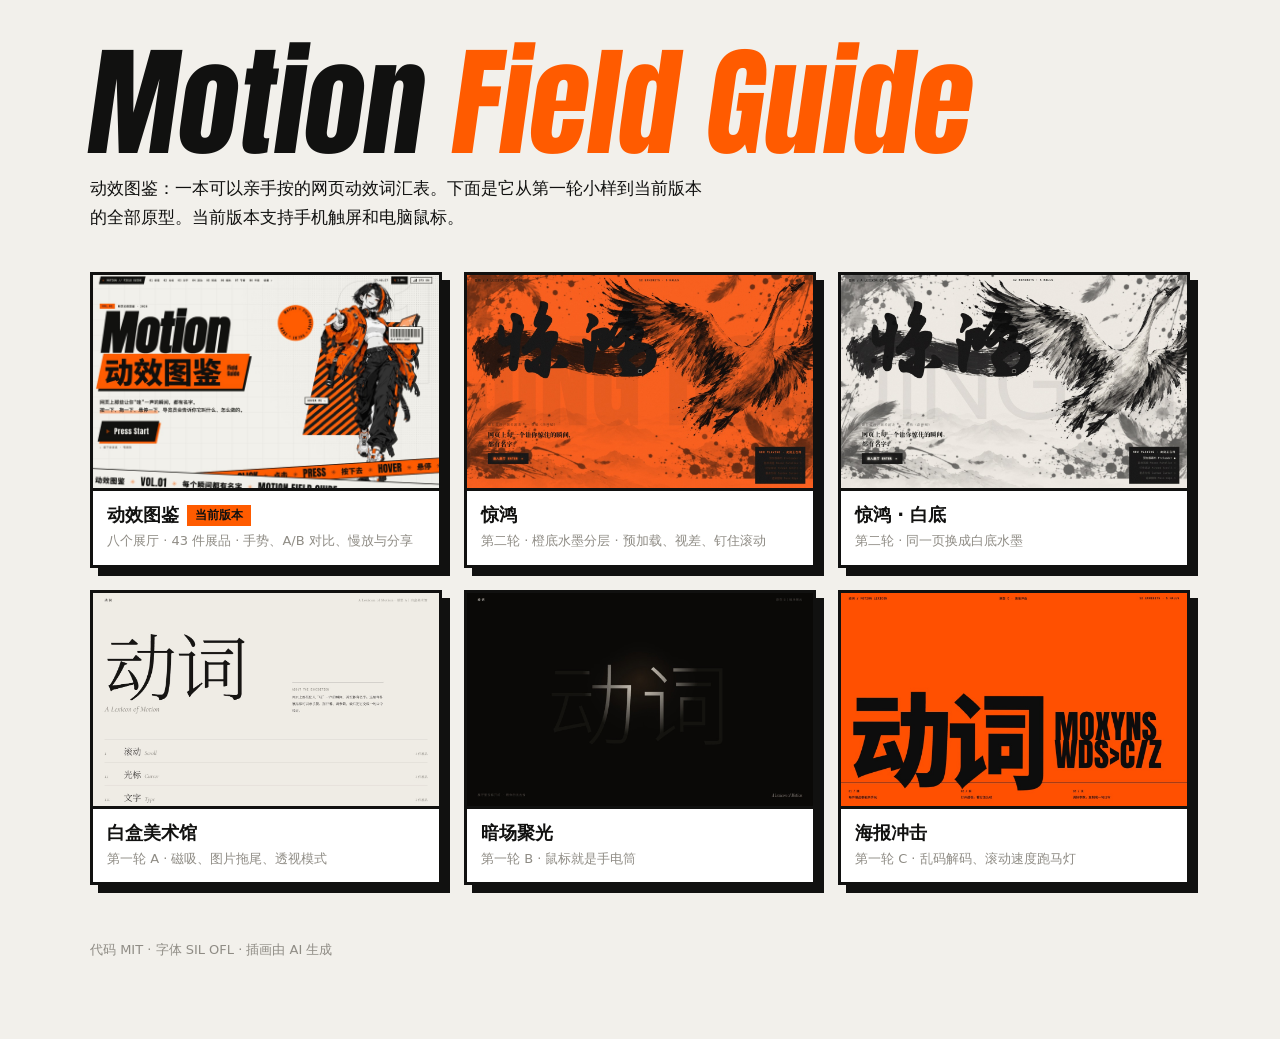
<file: index.html>
<!doctype html>
<html lang="zh-CN">
<head>
<meta charset="utf-8">
<meta name="viewport" content="width=device-width, initial-scale=1">
<title>动效图鉴</title>
<style>
  @font-face { font-family: 'Anton'; src: url('assets/fonts/Anton.woff2') format('woff2'); }
  :root { --paper: #f2f0eb; --or: #ff5b00; --ink: #111110; --grey: #8f8c85; color-scheme: light; }
  * { box-sizing: border-box; }
  body { margin: 0; background: var(--paper); color: var(--ink); font-family: 'PingFang SC', 'Microsoft YaHei', system-ui, sans-serif; padding: 48px 24px 80px; }
  main { max-width: 1100px; margin: 0 auto; }
  h1 { font-family: 'Anton', Impact, sans-serif; font-weight: 400; font-size: clamp(56px, 10vw, 120px); line-height: .9; margin: 0; transform: skewX(-8deg); }
  h1 span { color: var(--or); }
  p.lead { font-size: 17px; line-height: 1.7; max-width: 36em; margin: 18px 0 40px; }
  .grid { display: grid; grid-template-columns: repeat(auto-fill, minmax(300px, 1fr)); gap: 22px; }
  a.card { display: block; color: inherit; text-decoration: none; border: 3px solid var(--ink); background: #fff; box-shadow: 8px 8px 0 var(--ink); transition: transform .15s, box-shadow .15s; }
  a.card:hover, a.card:focus-visible { transform: translate(-3px, -3px); box-shadow: 11px 11px 0 var(--or); outline: none; }
  a.card img { display: block; width: 100%; aspect-ratio: 16/10; object-fit: cover; border-bottom: 3px solid var(--ink); }
  a.card div { padding: 12px 14px 14px; }
  a.card b { font-size: 18px; }
  a.card small { display: block; color: var(--grey); margin-top: 4px; font-size: 13px; line-height: 1.5; }
  .tag { display: inline-block; background: var(--or); font-size: 12px; font-weight: 700; padding: 2px 8px; margin-left: 8px; vertical-align: 2px; }
  footer { margin-top: 56px; color: var(--grey); font-size: 13px; }
</style>
</head>
<body>
<main>
  <h1>Motion <span>Field Guide</span></h1>
  <p class="lead">动效图鉴：一本可以亲手按的网页动效词汇表。下面是它从第一轮小样到当前版本的全部原型。当前版本支持手机触屏和电脑鼠标。</p>
  <div class="grid">
    <a class="card" href="proto/c3-city.html"><img src="docs/images/shot-c3-city.jpg" alt=""><div><b>动效图鉴</b><span class="tag">当前版本</span><small>八个展厅 · 43 件展品 · 手势、A/B 对比、慢放与分享</small></div></a>
    <a class="card" href="proto/c2-jinghong.html"><img src="docs/images/shot-c2-jinghong.jpg" alt=""><div><b>惊鸿</b><small>第二轮 · 橙底水墨分层 · 预加载、视差、钉住滚动</small></div></a>
    <a class="card" href="proto/c2-jinghong.html?white"><img src="docs/images/shot-c2-white.jpg" alt=""><div><b>惊鸿 · 白底</b><small>第二轮 · 同一页换成白底水墨</small></div></a>
    <a class="card" href="proto/a-gallery.html"><img src="docs/images/shot-a-gallery.jpg" alt=""><div><b>白盒美术馆</b><small>第一轮 A · 磁吸、图片拖尾、透视模式</small></div></a>
    <a class="card" href="proto/b-dark.html"><img src="docs/images/shot-b-dark.jpg" alt=""><div><b>暗场聚光</b><small>第一轮 B · 鼠标就是手电筒</small></div></a>
    <a class="card" href="proto/c-poster.html"><img src="docs/images/shot-c-poster.jpg" alt=""><div><b>海报冲击</b><small>第一轮 C · 乱码解码、滚动速度跑马灯</small></div></a>
  </div>
  <footer>代码 MIT · 字体 SIL OFL · 插画由 AI 生成</footer>
</main>
</body>
</html>
</file>
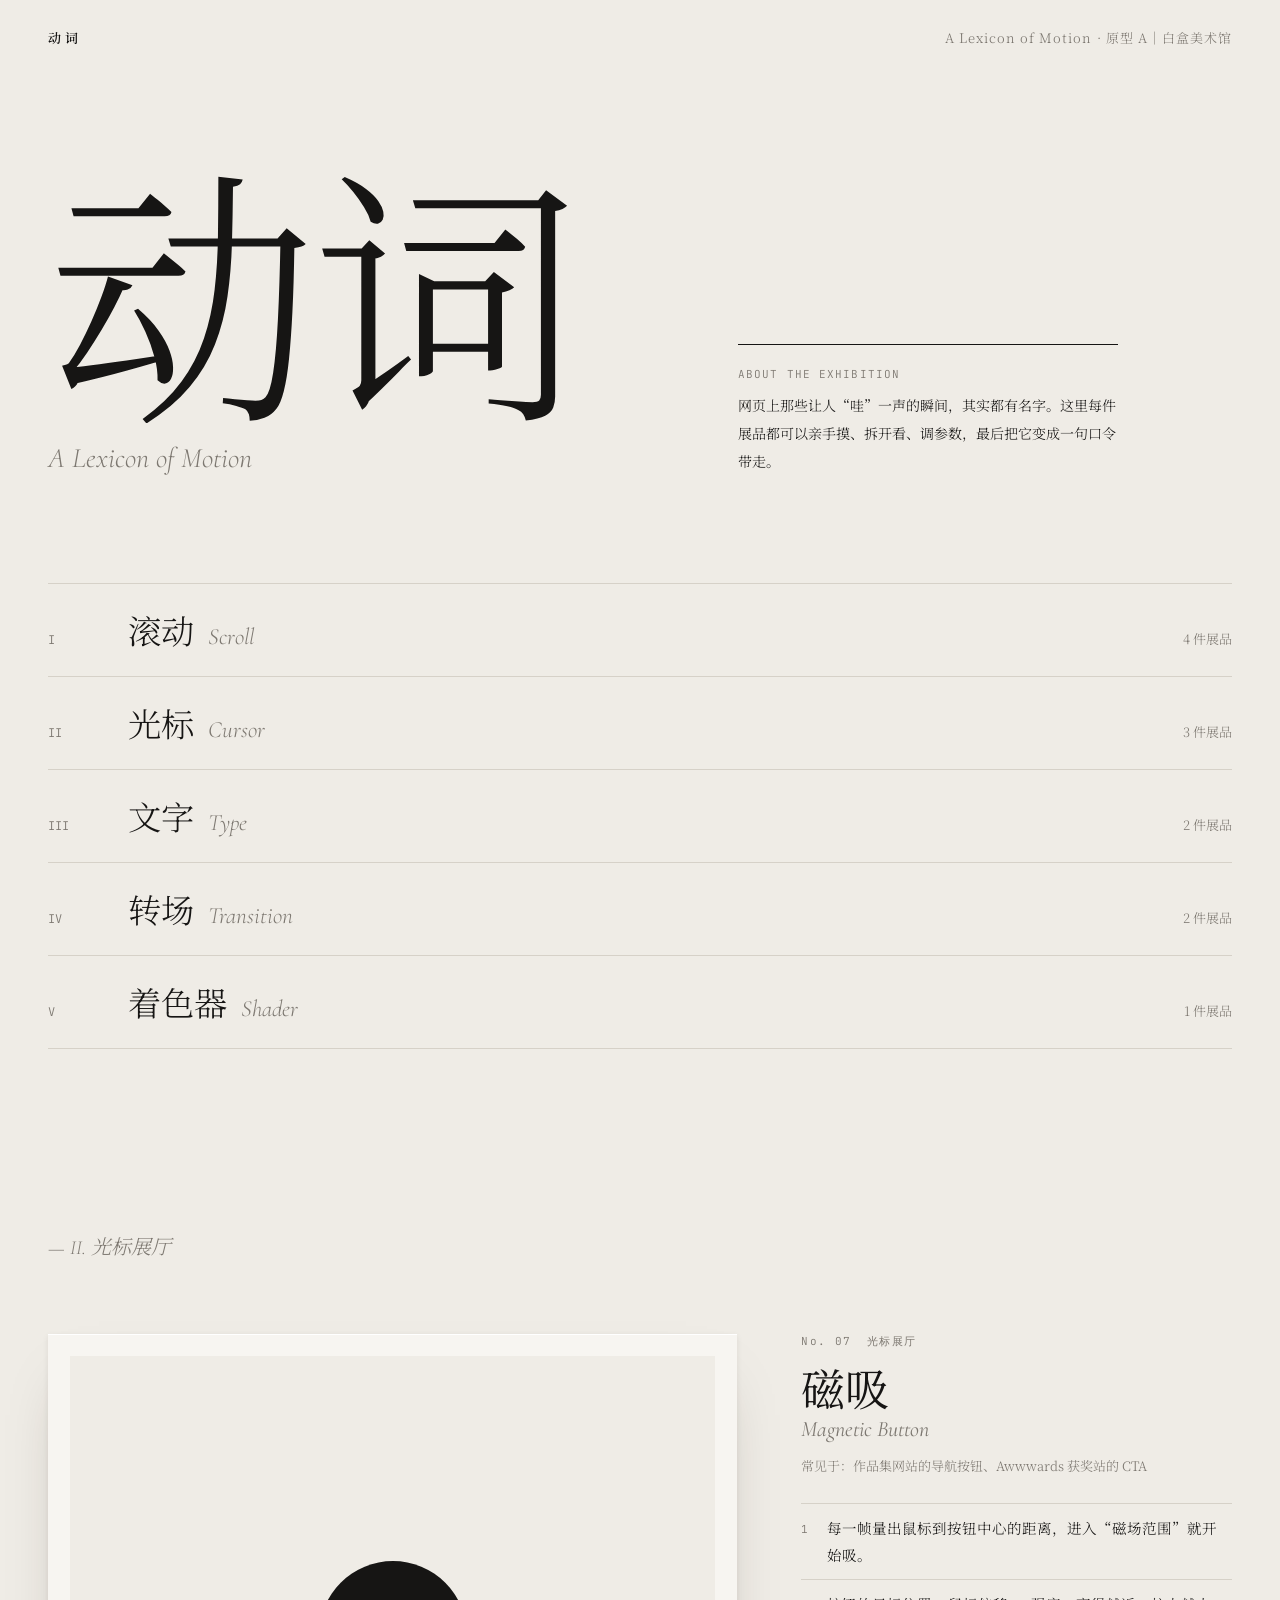
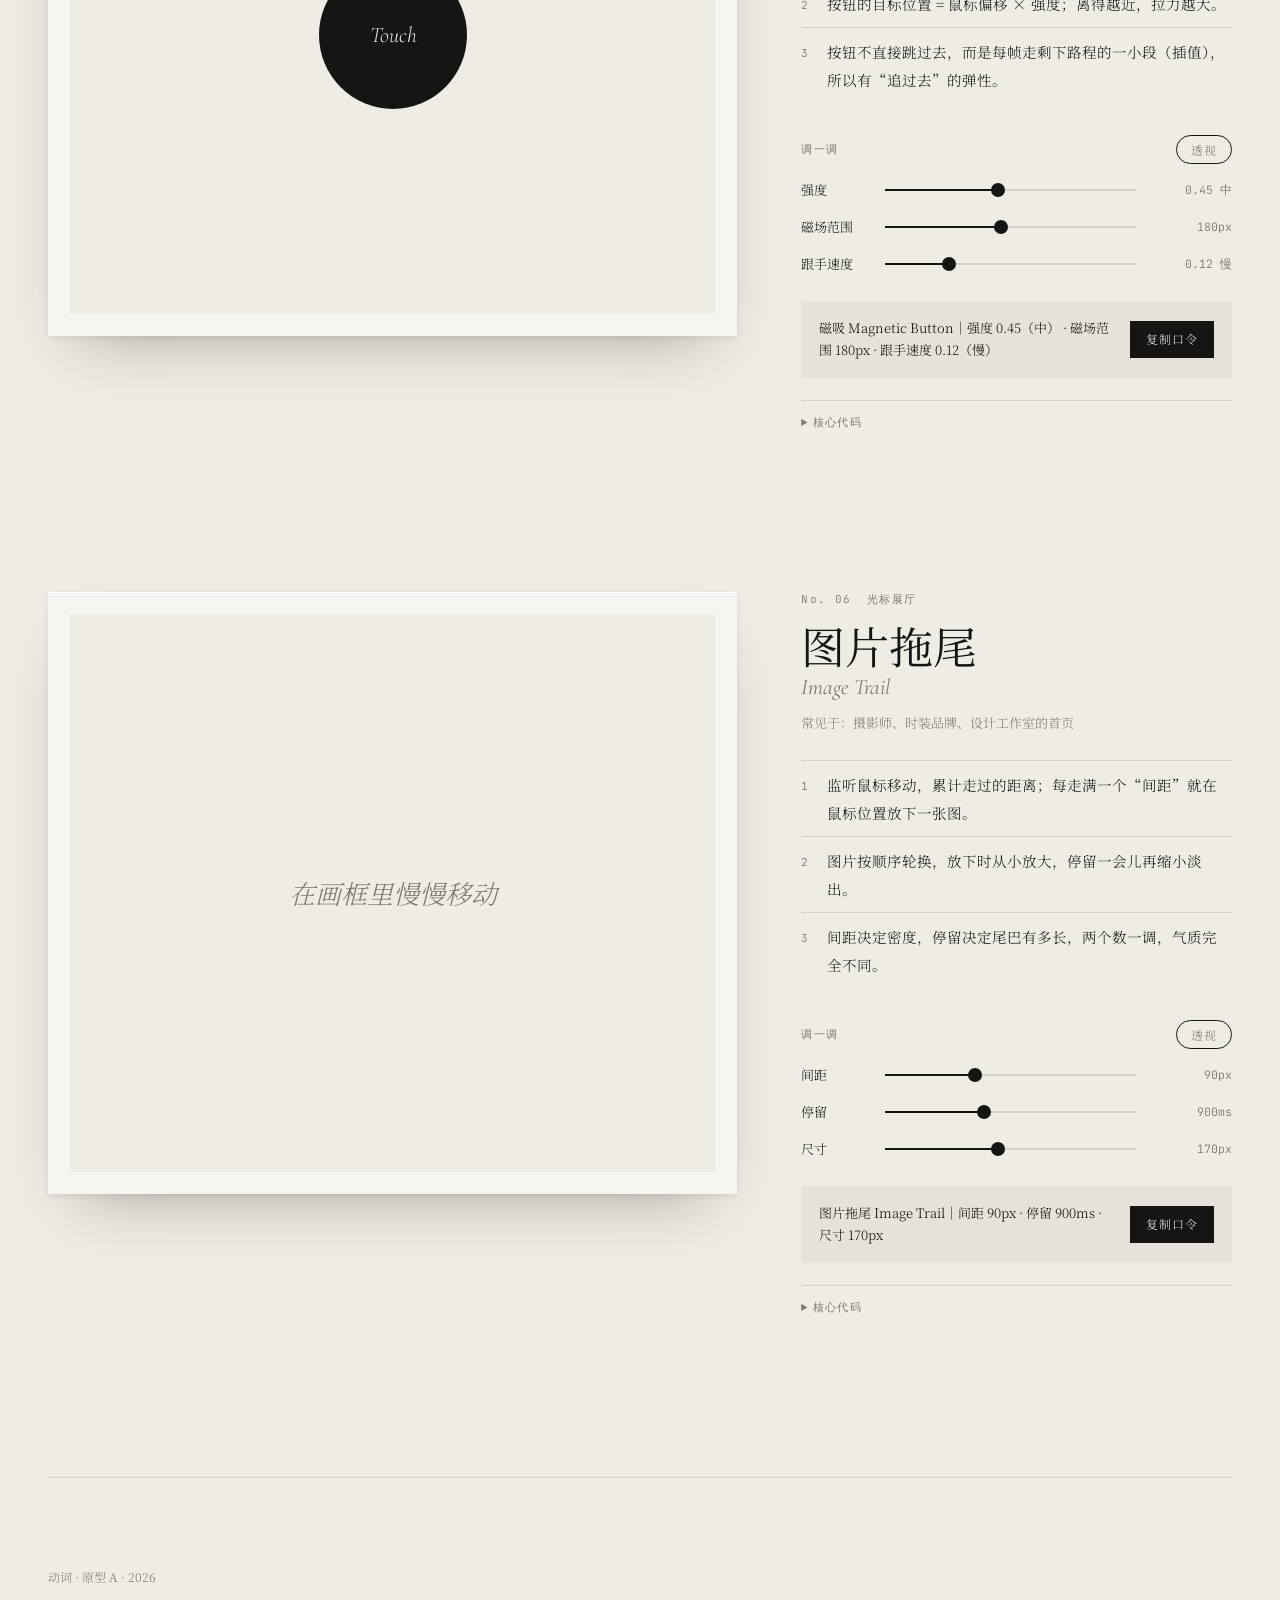
<file: proto/a-gallery.html>
<!doctype html>
<html lang="zh-CN">
<head>
<meta charset="utf-8">
<meta name="viewport" content="width=device-width, initial-scale=1">
<title>动词 · 白盒美术馆</title>
<link rel="preconnect" href="https://fonts.googleapis.com">
<link href="https://fonts.googleapis.com/css2?family=Cormorant+Garamond:ital,wght@0,400;0,500;1,400&family=Noto+Serif+SC:wght@300;400;600&family=JetBrains+Mono:wght@400&display=swap" rel="stylesheet">
<link rel="stylesheet" href="shared.css">
<style>
  :root {
    --wall: #efece6; --ink: #161514; --mute: #7d7871; --line: #d6d1c8;
    --accent: #b8341b; --xray: #b8341b;
    --track-on: var(--ink); --track-off: var(--line); --thumb: var(--ink);
    --serif: 'Cormorant Garamond', 'Noto Serif SC', serif;
    --cn: 'Noto Serif SC', serif;
    --mono: 'JetBrains Mono', ui-monospace, monospace;
  }
  body { background: var(--wall); color: var(--ink); font-family: var(--cn); font-weight: 300; -webkit-font-smoothing: antialiased; }
  ::selection { background: var(--ink); color: var(--wall); }

  .top { display: flex; justify-content: space-between; align-items: baseline; padding: 28px 48px; font-size: 13px; letter-spacing: .08em; color: var(--mute); }
  .top b { color: var(--ink); font-weight: 600; letter-spacing: .3em; }

  /* ---------- Hero ---------- */
  .hero { padding: 10vh 48px 12vh; display: grid; grid-template-columns: 1.3fr 1fr; gap: 48px; align-items: end; }
  .title { font-family: var(--cn); font-weight: 300; font-size: clamp(120px, 21vw, 330px); line-height: .9; margin: 0; letter-spacing: -.02em; display: flex; }
  .title .ch { display: inline-block; overflow: hidden; padding-bottom: .06em; }
  .title .ch span { display: inline-block; transform: translateY(105%); animation: rise 1.4s cubic-bezier(.16,1,.3,1) forwards; }
  .title .ch:nth-child(2) span { animation-delay: .14s; }
  @keyframes rise { to { transform: none; } }
  .hero-en { font-family: var(--serif); font-style: italic; font-size: clamp(22px, 2.2vw, 32px); color: var(--mute); margin: 18px 0 0; opacity: 0; animation: fade 1.2s .7s forwards; }
  @keyframes fade { to { opacity: 1; } }

  .label { border-top: 1px solid var(--ink); padding-top: 18px; font-size: 14px; line-height: 2; max-width: 380px; opacity: 0; animation: fade 1.2s .9s forwards; }
  .label .k { font-family: var(--mono); font-size: 11px; color: var(--mute); letter-spacing: .1em; display: block; margin-bottom: 6px; }

  /* 展厅导览 */
  .halls { margin: 0 48px; border-top: 1px solid var(--line); }
  .hall { display: grid; grid-template-columns: 80px 1fr auto; align-items: baseline; padding: 22px 0; border-bottom: 1px solid var(--line); position: relative; cursor: default; }
  .hall::after { content: ''; position: absolute; left: 0; bottom: -1px; height: 1px; width: 100%; background: var(--ink); transform: scaleX(0); transform-origin: left; transition: transform .7s cubic-bezier(.16,1,.3,1); }
  .hall:hover::after { transform: scaleX(1); }
  .hall .n { font-family: var(--mono); font-size: 12px; color: var(--mute); }
  .hall .t { font-size: clamp(22px, 2.6vw, 36px); transition: transform .7s cubic-bezier(.16,1,.3,1); }
  .hall:hover .t { transform: translateX(16px); }
  .hall .t em { font-family: var(--serif); font-size: .7em; color: var(--mute); margin-left: 14px; }
  .hall .c { font-size: 13px; color: var(--mute); }

  /* ---------- 展品 ---------- */
  .sec-title { padding: 18vh 48px 6vh; font-family: var(--serif); font-style: italic; font-size: 20px; color: var(--mute); }
  .exhibit { display: grid; grid-template-columns: minmax(0, 1.6fr) minmax(320px, 1fr); gap: 64px; padding: 0 48px 18vh; align-items: start; }
  .frame { background: #f7f5f1; padding: 22px; box-shadow: 0 1px 0 #fff inset, 0 30px 60px -30px rgba(40,30,20,.35), 0 2px 6px rgba(40,30,20,.08); }
  .ex-stage { height: 62vh; min-height: 420px; background: var(--wall); }
  .is-xray .ex-stage { background-image: linear-gradient(var(--line) 1px, transparent 1px), linear-gradient(90deg, var(--line) 1px, transparent 1px); background-size: 40px 40px; }

  .ex-target { width: 148px; height: 148px; border-radius: 50%; border: 0; background: var(--ink); color: var(--wall); font-family: var(--serif); font-size: 22px; font-style: italic; transition: background .5s; }
  .ex-target.is-pulled { background: var(--accent); }

  .ex-trail-item { box-shadow: 0 20px 40px -20px rgba(0,0,0,.5); }
  .hint { position: absolute; inset: 0; display: grid; place-items: center; font-family: var(--serif); font-style: italic; font-size: 26px; color: var(--mute); pointer-events: none; }

  .info { position: sticky; top: 40px; }
  .ex-meta { font-family: var(--mono); font-size: 11px; letter-spacing: .12em; color: var(--mute); display: flex; gap: 16px; }
  .ex-meta .ex-no::before { content: 'No. '; }
  .info h3 { margin: 14px 0 6px; font-weight: 400; font-size: 44px; line-height: 1.1; }
  .info h3 .ex-en { display: block; font-family: var(--serif); font-style: italic; font-size: 22px; color: var(--mute); margin-top: 6px; }
  .seen { font-size: 13px; color: var(--mute); margin: 14px 0 28px; }
  .ex-principle li { display: grid; grid-template-columns: 26px 1fr; font-size: 14.5px; line-height: 1.9; padding: 10px 0; border-top: 1px solid var(--line); }
  .ex-principle li span { font-family: var(--mono); font-size: 11px; color: var(--mute); padding-top: 5px; }

  .tune { margin-top: 32px; }
  .tune-h { display: flex; justify-content: space-between; align-items: center; font-family: var(--mono); font-size: 11px; letter-spacing: .12em; color: var(--mute); margin-bottom: 16px; }
  .ex-controls { display: grid; gap: 18px; }
  .ex-ctl { font-size: 13px; }
  .ex-ctl-val { font-family: var(--mono); font-size: 11.5px; color: var(--mute); }

  .ex-xray { background: none; border: 1px solid var(--ink); border-radius: 99px; padding: 5px 14px; font-family: var(--cn); font-size: 12px; letter-spacing: .1em; cursor: pointer; transition: .3s; }
  .ex-xray[aria-pressed=true] { background: var(--accent); border-color: var(--accent); color: #fff; }

  .ex-phrase { margin-top: 28px; padding: 16px 18px; background: #e6e2da; font-size: 13px; line-height: 1.7; }
  .ex-copy { background: var(--ink); color: var(--wall); border: 0; padding: 8px 16px; font-size: 12px; letter-spacing: .08em; cursor: pointer; }
  details { margin-top: 22px; border-top: 1px solid var(--line); padding-top: 14px; }
  summary { font-family: var(--mono); font-size: 11px; letter-spacing: .12em; color: var(--mute); cursor: pointer; }
  .ex-code { font-family: var(--mono); font-size: 12px; line-height: 1.7; margin-top: 14px; color: #3a3631; }

  footer { padding: 10vh 48px; font-size: 12px; color: var(--mute); border-top: 1px solid var(--line); margin: 0 48px; padding-left: 0; }

  @media (max-width: 900px) {
    .top, .hero, .exhibit, .sec-title { padding-left: 16px; padding-right: 16px; }
    .halls, footer { margin: 0 16px; }
    .hero, .exhibit { grid-template-columns: 1fr; }
    .hall { grid-template-columns: 44px 1fr; } .hall .c { display: none; }
    .info { position: static; }
  }
</style>
</head>
<body>
  <header class="top"><b>动词</b><span>A Lexicon of Motion · 原型 A｜白盒美术馆</span></header>

  <section class="hero">
    <div>
      <h1 class="title"><span class="ch"><span>动</span></span><span class="ch"><span>词</span></span></h1>
      <p class="hero-en">A Lexicon of Motion</p>
    </div>
    <div class="label">
      <span class="k">ABOUT THE EXHIBITION</span>
      网页上那些让人“哇”一声的瞬间，其实都有名字。这里每件展品都可以亲手摸、拆开看、调参数，最后把它变成一句口令带走。
    </div>
  </section>

  <nav class="halls">
    <div class="hall"><span class="n">I</span><span class="t">滚动<em>Scroll</em></span><span class="c">4 件展品</span></div>
    <div class="hall"><span class="n">II</span><span class="t">光标<em>Cursor</em></span><span class="c">3 件展品</span></div>
    <div class="hall"><span class="n">III</span><span class="t">文字<em>Type</em></span><span class="c">2 件展品</span></div>
    <div class="hall"><span class="n">IV</span><span class="t">转场<em>Transition</em></span><span class="c">2 件展品</span></div>
    <div class="hall"><span class="n">V</span><span class="t">着色器<em>Shader</em></span><span class="c">1 件展品</span></div>
  </nav>

  <p class="sec-title">— II. 光标展厅</p>

  <section class="exhibit" data-exhibit="magnetic">
    <div class="frame"><div class="ex-stage">
      <canvas class="ex-xray-canvas"></canvas>
      <button class="ex-target"><span class="ex-target-inner">Touch</span></button>
    </div></div>
    <div class="info">
      <div class="ex-meta"><span class="ex-no"></span><span class="ex-hall"></span></div>
      <h3><span class="ex-name"></span><span class="ex-en"></span></h3>
      <p class="seen">常见于：<span class="ex-seen"></span></p>
      <ol class="ex-principle"></ol>
      <div class="tune">
        <div class="tune-h"><span>调一调</span><button class="ex-xray" aria-pressed="false">透视</button></div>
        <div class="ex-controls"></div>
      </div>
      <div class="ex-phrase"><span class="ex-phrase-text"></span><button class="ex-copy">复制口令</button></div>
      <details><summary>核心代码</summary><pre class="ex-code"></pre></details>
    </div>
  </section>

  <section class="exhibit" data-exhibit="trail">
    <div class="frame"><div class="ex-stage">
      <div class="hint">在画框里慢慢移动</div>
      <div class="ex-trail-layer"></div>
      <canvas class="ex-xray-canvas"></canvas>
    </div></div>
    <div class="info">
      <div class="ex-meta"><span class="ex-no"></span><span class="ex-hall"></span></div>
      <h3><span class="ex-name"></span><span class="ex-en"></span></h3>
      <p class="seen">常见于：<span class="ex-seen"></span></p>
      <ol class="ex-principle"></ol>
      <div class="tune">
        <div class="tune-h"><span>调一调</span><button class="ex-xray" aria-pressed="false">透视</button></div>
        <div class="ex-controls"></div>
      </div>
      <div class="ex-phrase"><span class="ex-phrase-text"></span><button class="ex-copy">复制口令</button></div>
      <details><summary>核心代码</summary><pre class="ex-code"></pre></details>
    </div>
  </section>

  <footer>动词 · 原型 A · 2026</footer>
  <script src="shared.js"></script>
</body>
</html>
</file>
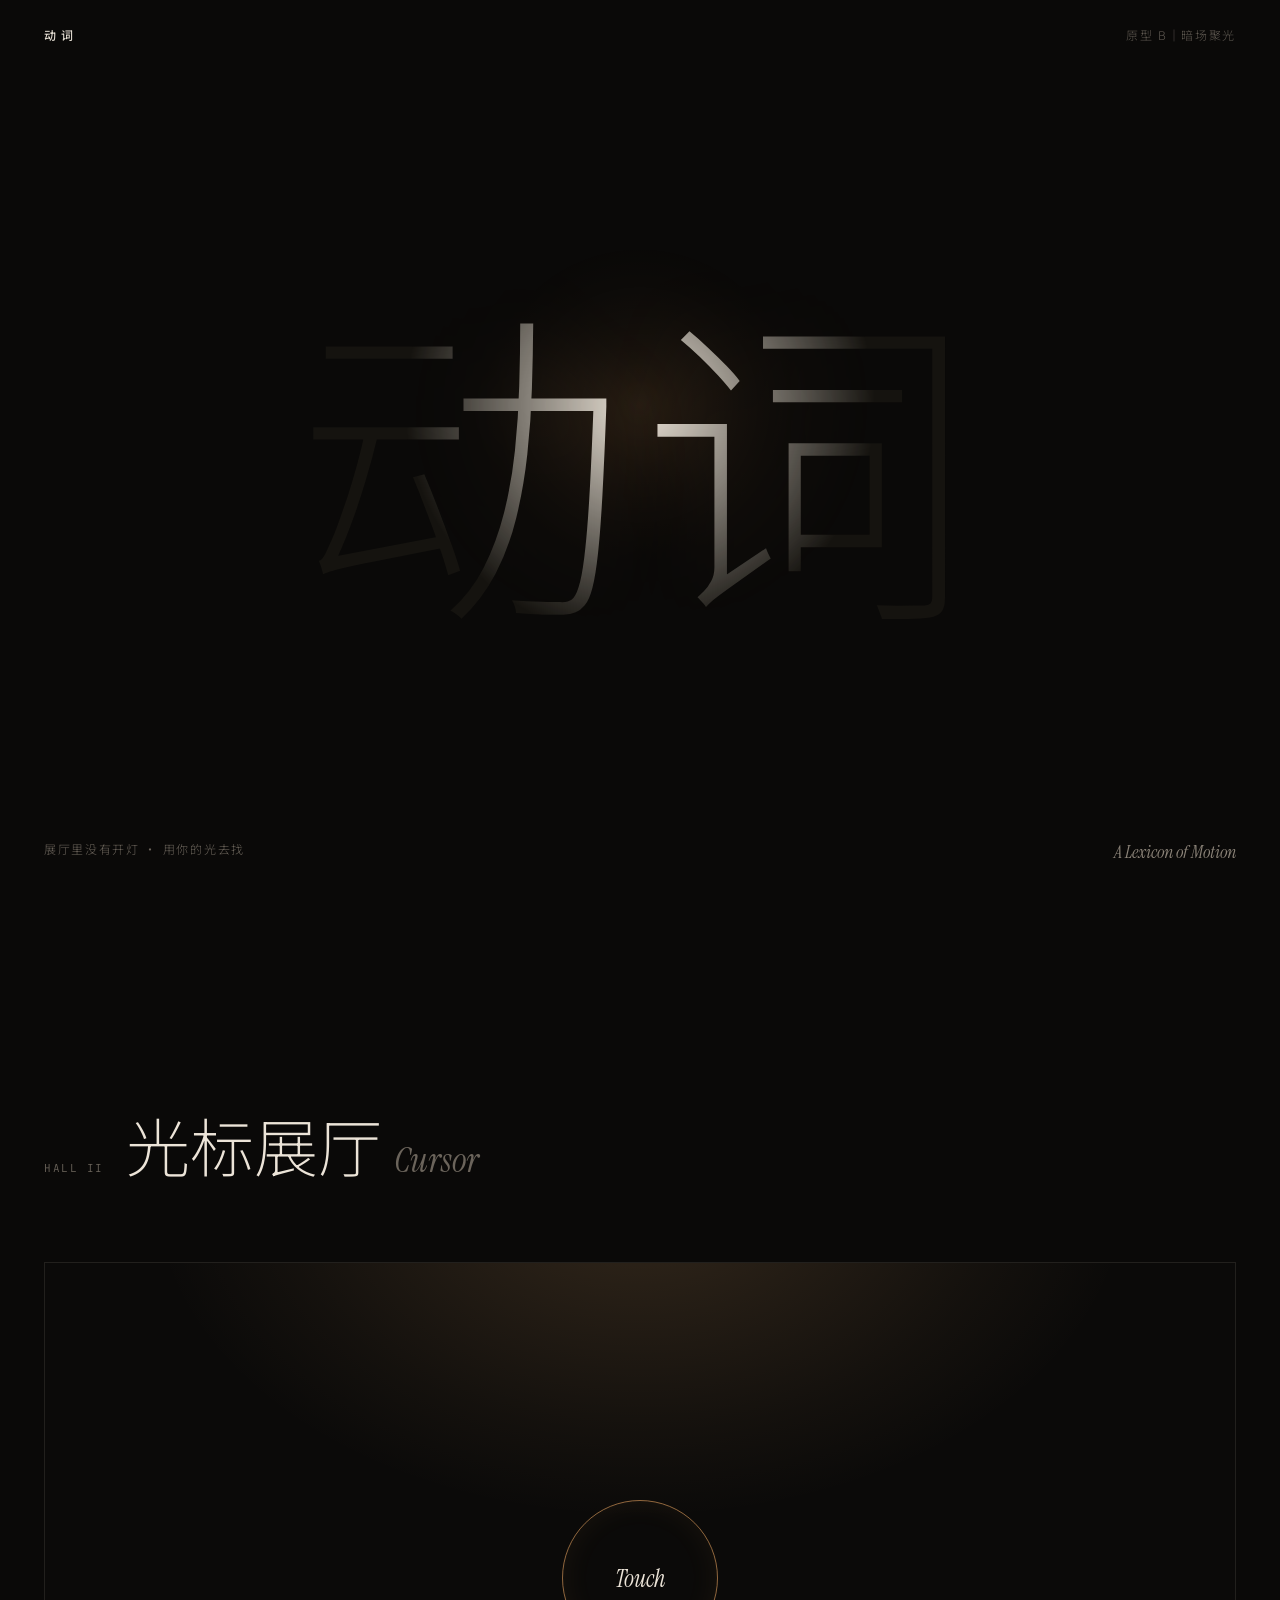
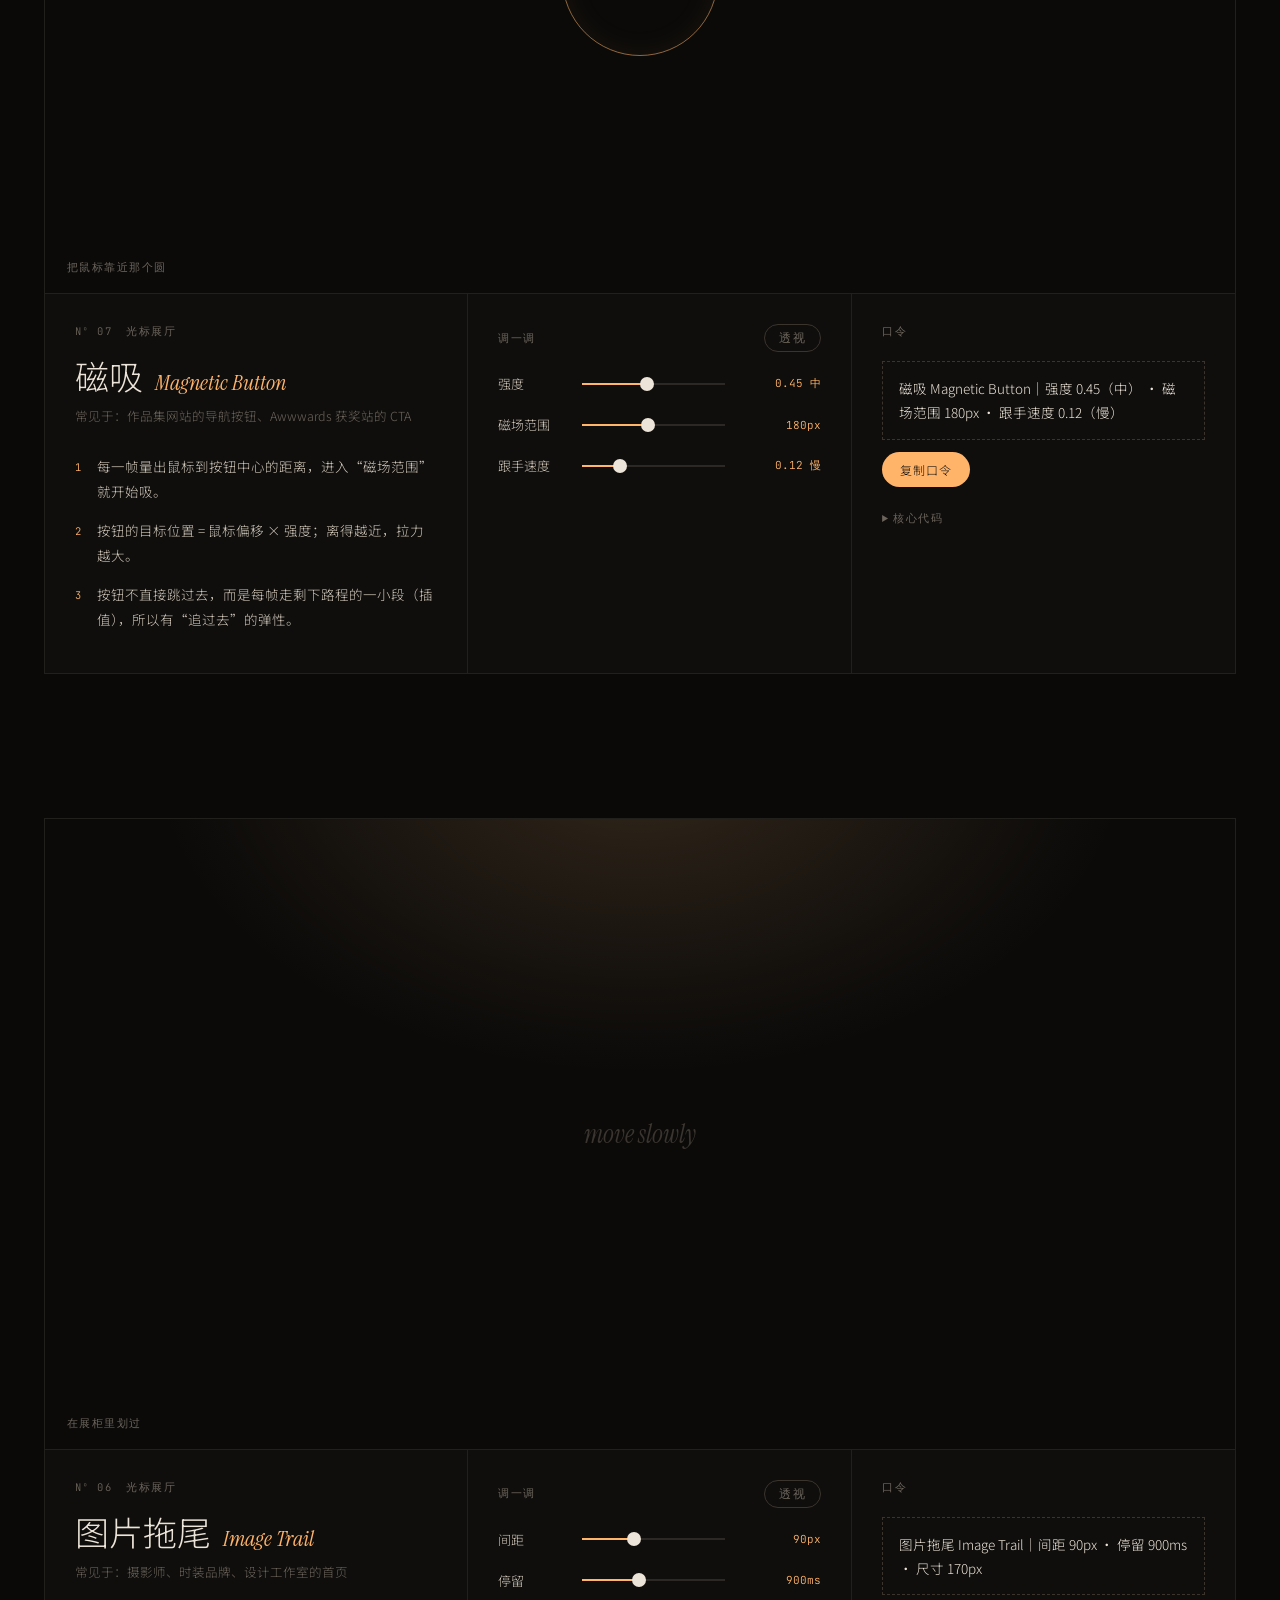
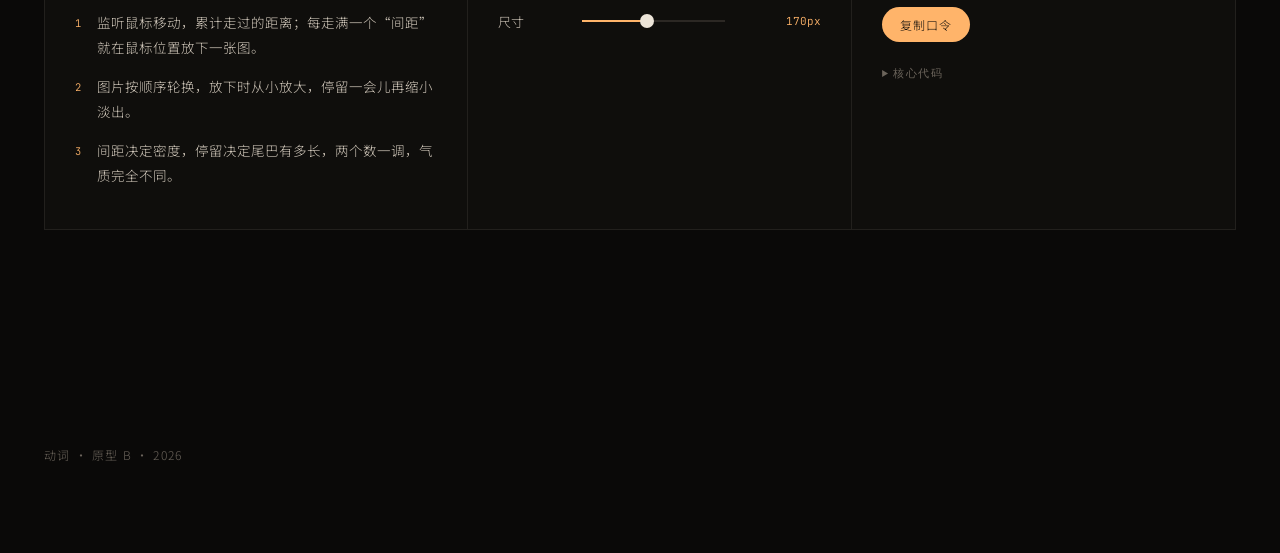
<file: proto/b-dark.html>
<!doctype html>
<html lang="zh-CN">
<head>
<meta charset="utf-8">
<meta name="viewport" content="width=device-width, initial-scale=1">
<title>动词 · 暗场聚光</title>
<link rel="preconnect" href="https://fonts.googleapis.com">
<link href="https://fonts.googleapis.com/css2?family=Instrument+Serif:ital@0;1&family=Noto+Sans+SC:wght@200;300;400;500&family=JetBrains+Mono:wght@400&display=swap" rel="stylesheet">
<link rel="stylesheet" href="shared.css">
<style>
  :root {
    --bg: #0a0908; --case: #0f0e0c; --ink: #ece4d8; --dim: #6b645b; --faint: #2a2622; --line: rgba(255,240,220,.08);
    --amber: #ffb46a; --xray: #ffb46a;
    --track-on: var(--amber); --track-off: #2c2824; --thumb: var(--ink);
    --sans: 'Noto Sans SC', system-ui, sans-serif;
    --serif: 'Instrument Serif', serif;
    --mono: 'JetBrains Mono', ui-monospace, monospace;
  }
  body { background: var(--bg); color: var(--ink); font-family: var(--sans); font-weight: 300; -webkit-font-smoothing: antialiased; }
  ::selection { background: var(--amber); color: #000; }

  .top { position: fixed; top: 0; left: 0; right: 0; z-index: 100; display: flex; justify-content: space-between; padding: 26px 44px; font-size: 12px; letter-spacing: .14em; color: var(--dim); mix-blend-mode: difference; }
  .top b { color: var(--ink); font-weight: 500; letter-spacing: .4em; }

  /* ---------- Hero：鼠标就是手电筒 ---------- */
  .hero { position: relative; height: 100vh; min-height: 640px; overflow: hidden; cursor: none; }
  .layer { position: absolute; inset: 0; display: grid; place-items: center; }
  .layer h1 { margin: 0; font-weight: 200; font-size: clamp(140px, 26vw, 400px); letter-spacing: .04em; line-height: 1; }
  .dark h1 { color: #15130f; }
  .lit {
    --x: 50%; --y: 50%; --r: 240px;
    -webkit-mask-image: radial-gradient(circle var(--r) at var(--x) var(--y), #000 0%, rgba(0,0,0,.55) 45%, transparent 100%);
            mask-image: radial-gradient(circle var(--r) at var(--x) var(--y), #000 0%, rgba(0,0,0,.55) 45%, transparent 100%);
    background: radial-gradient(circle var(--r) at var(--x) var(--y), rgba(255,180,106,.10), transparent 70%);
  }
  .lit h1 { color: var(--ink); text-shadow: 0 0 80px rgba(255,180,106,.25); }
  /* 只有被照到才看得见的展签 */
  .tag { position: absolute; font-family: var(--serif); font-style: italic; font-size: 19px; color: var(--amber); white-space: nowrap; }
  .tag small { display: block; font-family: var(--mono); font-style: normal; font-size: 10px; letter-spacing: .14em; color: var(--dim); margin-top: 2px; }
  .dark .tag { visibility: hidden; }
  .hero-foot { position: absolute; left: 44px; right: 44px; bottom: 36px; display: flex; justify-content: space-between; font-size: 12px; letter-spacing: .14em; color: var(--dim); z-index: 5; }
  .hero-foot em { font-family: var(--serif); font-size: 18px; letter-spacing: 0; color: #8b8378; }

  /* ---------- 展柜 ---------- */
  .hall-h { padding: 22vh 44px 8vh; display: flex; align-items: baseline; gap: 22px; }
  .hall-h .n { font-family: var(--mono); font-size: 11px; color: var(--dim); letter-spacing: .14em; }
  .hall-h h2 { margin: 0; font-weight: 200; font-size: clamp(40px, 5vw, 72px); }
  .hall-h h2 em { font-family: var(--serif); font-weight: 400; color: var(--dim); font-size: .55em; margin-left: 12px; }

  .exhibit { margin: 0 44px 16vh; border: 1px solid var(--line); background: var(--case); }
  .ex-stage { height: 70vh; min-height: 460px; background:
      radial-gradient(ellipse 55% 70% at 50% -12%, rgba(255,190,120,.17), rgba(255,190,120,.04) 55%, transparent 75%), #0b0a09; }
  .is-xray .ex-stage { background-image: radial-gradient(circle, #2b2620 1px, transparent 1.4px); background-size: 22px 22px; background-color: #0b0a09; }
  .stage-cap { position: absolute; left: 22px; bottom: 18px; font-family: var(--mono); font-size: 10.5px; letter-spacing: .14em; color: var(--dim); z-index: 6; pointer-events: none; }

  .ex-target { width: 156px; height: 156px; border-radius: 50%; background: transparent; border: 1px solid rgba(255,180,106,.55); color: var(--ink); font-family: var(--serif); font-style: italic; font-size: 24px;
    box-shadow: 0 0 0 0 rgba(255,180,106,0), inset 0 0 30px rgba(255,180,106,.06); transition: box-shadow .6s, border-color .6s, background .6s; }
  .ex-target.is-pulled { border-color: var(--amber); background: rgba(255,180,106,.08); box-shadow: 0 0 80px 4px rgba(255,180,106,.28), inset 0 0 30px rgba(255,180,106,.18); }

  .ex-trail-item { filter: saturate(.9) contrast(1.05); box-shadow: 0 30px 60px -20px #000; }
  .hint { position: absolute; inset: 0; display: grid; place-items: center; font-family: var(--serif); font-style: italic; font-size: 26px; color: #3a352f; pointer-events: none; }

  .info { display: grid; grid-template-columns: 1.1fr 1fr 1fr; border-top: 1px solid var(--line); }
  .info > div { padding: 30px 30px 34px; }
  .info > div + div { border-left: 1px solid var(--line); }
  .ex-meta { font-family: var(--mono); font-size: 10.5px; letter-spacing: .14em; color: var(--dim); display: flex; gap: 14px; }
  .ex-meta .ex-no::before { content: 'Nº '; }
  .info h3 { margin: 12px 0 4px; font-weight: 300; font-size: 34px; }
  .info h3 .ex-en { font-family: var(--serif); font-style: italic; font-weight: 400; font-size: 22px; color: var(--amber); margin-left: 12px; }
  .seen { font-size: 12.5px; color: var(--dim); margin: 6px 0 22px; }
  .ex-principle li { display: grid; grid-template-columns: 22px 1fr; font-size: 13.5px; line-height: 1.85; color: #cfc6b9; padding: 7px 0; }
  .ex-principle li span { font-family: var(--mono); font-size: 10.5px; color: var(--amber); padding-top: 4px; }

  .col-h { display: flex; justify-content: space-between; align-items: center; font-family: var(--mono); font-size: 10.5px; letter-spacing: .14em; color: var(--dim); margin-bottom: 22px; }
  .ex-controls { display: grid; gap: 22px; }
  .ex-ctl { font-size: 13px; color: #cfc6b9; }
  .ex-ctl-val { font-family: var(--mono); font-size: 11px; color: var(--amber); }
  .ex-xray { background: none; border: 1px solid #3a342d; color: var(--dim); border-radius: 99px; padding: 5px 14px; font-size: 11.5px; letter-spacing: .12em; cursor: pointer; transition: .3s; }
  .ex-xray:hover { color: var(--ink); border-color: var(--dim); }
  .ex-xray[aria-pressed=true] { color: #120f0b; background: var(--amber); border-color: var(--amber); }

  .ex-phrase { flex-direction: column; align-items: stretch; }
  .ex-phrase-text { font-size: 13.5px; line-height: 1.8; color: var(--ink); padding: 14px 16px; border: 1px dashed #3a342d; flex: none; }
  .ex-copy { align-self: flex-start; background: var(--amber); color: #120f0b; border: 0; border-radius: 99px; padding: 9px 18px; font-size: 12px; letter-spacing: .08em; cursor: pointer; transition: box-shadow .3s; }
  .ex-copy:hover { box-shadow: 0 0 30px rgba(255,180,106,.4); }
  details { margin-top: 24px; }
  summary { font-family: var(--mono); font-size: 10.5px; letter-spacing: .14em; color: var(--dim); cursor: pointer; }
  .ex-code { font-family: var(--mono); font-size: 11.5px; line-height: 1.75; color: #a79e91; margin-top: 12px; }

  footer { padding: 8vh 44px 10vh; font-size: 12px; color: var(--dim); letter-spacing: .1em; }

  @media (max-width: 960px) {
    .top { padding: 18px 16px; } .hero-foot { left: 16px; right: 16px; }
    .hall-h { padding-left: 16px; padding-right: 16px; }
    .exhibit { margin: 0 16px 12vh; }
    .info { grid-template-columns: 1fr; } .info > div + div { border-left: 0; border-top: 1px solid var(--line); }
    .info > div { padding: 24px 18px; }
    .hero { cursor: auto; }
  }
</style>
</head>
<body>
  <header class="top"><b>动词</b><span>原型 B｜暗场聚光</span></header>

  <section class="hero" id="hero">
    <div class="layer dark"><h1>动词</h1></div>
    <div class="layer lit" id="lit">
      <h1>动词</h1>
      <span class="tag" style="left:12%;top:20%">Parallax<small>视差 · 滚动展厅</small></span>
      <span class="tag" style="left:72%;top:16%">Magnetic<small>磁吸 · 光标展厅</small></span>
      <span class="tag" style="left:8%;top:74%">Scramble<small>乱码解码 · 文字展厅</small></span>
      <span class="tag" style="left:64%;top:78%">Image Trail<small>图片拖尾 · 光标展厅</small></span>
      <span class="tag" style="left:42%;top:9%">FLIP<small>布局动画 · 转场展厅</small></span>
      <span class="tag" style="left:84%;top:52%">Distortion<small>扭曲 · 着色器展厅</small></span>
      <span class="tag" style="left:3%;top:46%">Pinned<small>钉住滚动 · 滚动展厅</small></span>
    </div>
    <div class="hero-foot"><span>展厅里没有开灯 · 用你的光去找</span><em>A Lexicon of Motion</em></div>
  </section>

  <div class="hall-h"><span class="n">HALL II</span><h2>光标展厅<em>Cursor</em></h2></div>

  <section class="exhibit" data-exhibit="magnetic">
    <div class="ex-stage">
      <span class="stage-cap">把鼠标靠近那个圆</span>
      <canvas class="ex-xray-canvas"></canvas>
      <button class="ex-target"><span class="ex-target-inner">Touch</span></button>
    </div>
    <div class="info">
      <div>
        <div class="ex-meta"><span class="ex-no"></span><span class="ex-hall"></span></div>
        <h3><span class="ex-name"></span><span class="ex-en"></span></h3>
        <p class="seen">常见于：<span class="ex-seen"></span></p>
        <ol class="ex-principle"></ol>
      </div>
      <div>
        <div class="col-h"><span>调一调</span><button class="ex-xray" aria-pressed="false">透视</button></div>
        <div class="ex-controls"></div>
      </div>
      <div>
        <div class="col-h"><span>口令</span></div>
        <div class="ex-phrase"><span class="ex-phrase-text"></span><button class="ex-copy">复制口令</button></div>
        <details><summary>核心代码</summary><pre class="ex-code"></pre></details>
      </div>
    </div>
  </section>

  <section class="exhibit" data-exhibit="trail">
    <div class="ex-stage">
      <span class="stage-cap">在展柜里划过</span>
      <div class="hint">move slowly</div>
      <div class="ex-trail-layer"></div>
      <canvas class="ex-xray-canvas"></canvas>
    </div>
    <div class="info">
      <div>
        <div class="ex-meta"><span class="ex-no"></span><span class="ex-hall"></span></div>
        <h3><span class="ex-name"></span><span class="ex-en"></span></h3>
        <p class="seen">常见于：<span class="ex-seen"></span></p>
        <ol class="ex-principle"></ol>
      </div>
      <div>
        <div class="col-h"><span>调一调</span><button class="ex-xray" aria-pressed="false">透视</button></div>
        <div class="ex-controls"></div>
      </div>
      <div>
        <div class="col-h"><span>口令</span></div>
        <div class="ex-phrase"><span class="ex-phrase-text"></span><button class="ex-copy">复制口令</button></div>
        <details><summary>核心代码</summary><pre class="ex-code"></pre></details>
      </div>
    </div>
  </section>

  <footer>动词 · 原型 B · 2026</footer>

  <script src="shared.js"></script>
  <script>
    // 手电筒：光圈用插值追鼠标，所以有一点“拖着走”的重量感
    const hero = document.getElementById('hero'), lit = document.getElementById('lit');
    const m = { x: innerWidth * .5, y: innerHeight * .45 }, c = { ...m };
    let r = 0, rT = 240;
    hero.addEventListener('pointermove', e => { const b = hero.getBoundingClientRect(); m.x = e.clientX - b.left; m.y = e.clientY - b.top; rT = 240; });
    hero.addEventListener('pointerleave', () => (rT = 90));
    hero.addEventListener('pointerdown', () => (rT = 420));
    hero.addEventListener('pointerup', () => (rT = 240));
    (function loop() {
      c.x += (m.x - c.x) * .09; c.y += (m.y - c.y) * .09; r += (rT - r) * .06;
      lit.style.setProperty('--x', c.x + 'px'); lit.style.setProperty('--y', c.y + 'px'); lit.style.setProperty('--r', r + 'px');
      requestAnimationFrame(loop);
    })();
  </script>
</body>
</html>
</file>
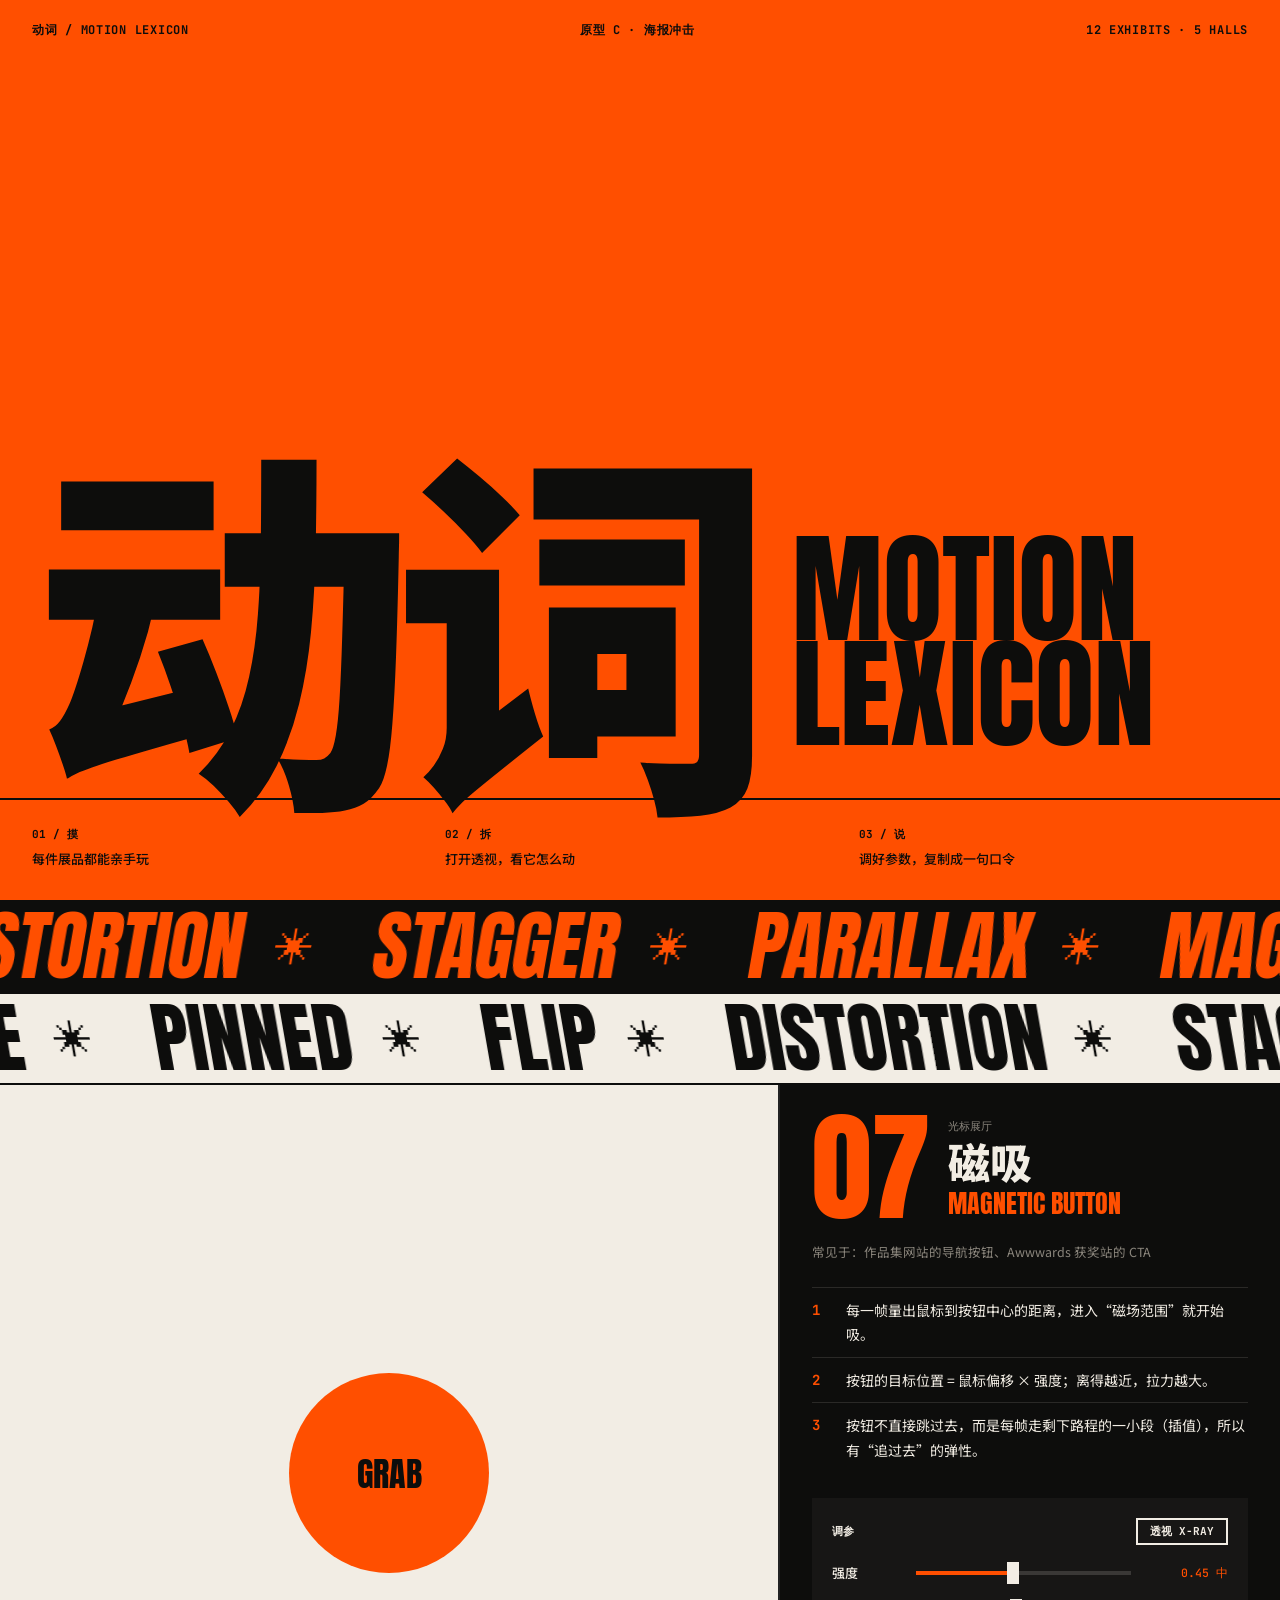
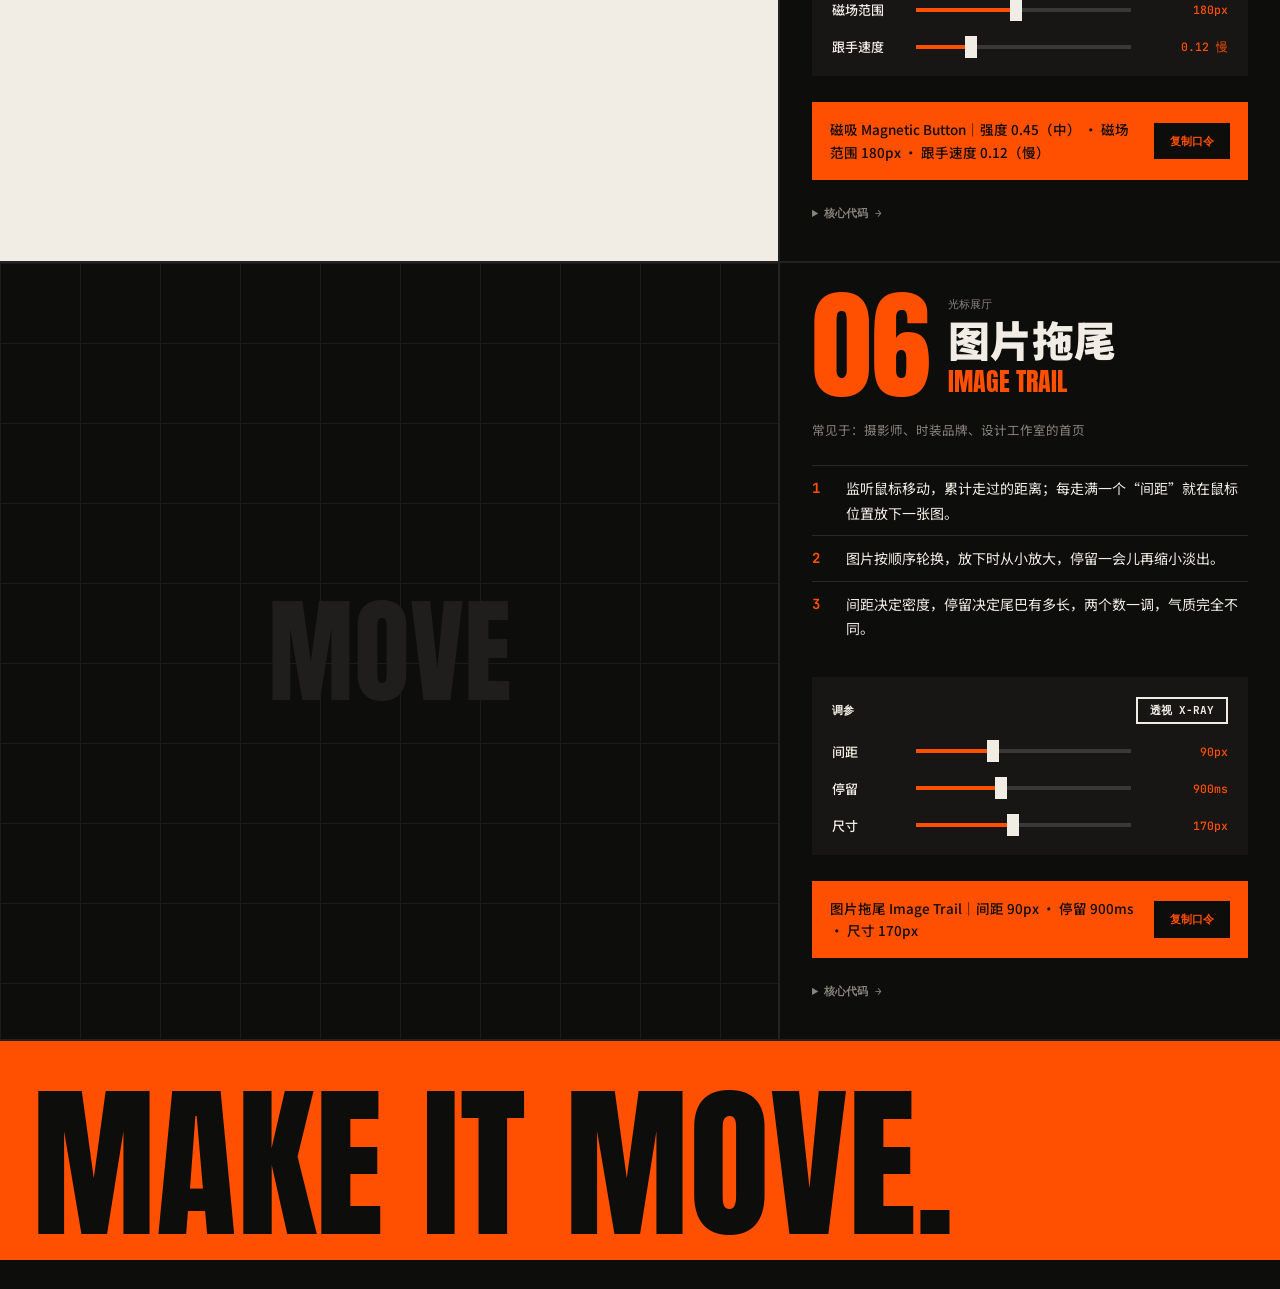
<file: proto/c-poster.html>
<!doctype html>
<html lang="zh-CN">
<head>
<meta charset="utf-8">
<meta name="viewport" content="width=device-width, initial-scale=1">
<title>动词 · 海报冲击</title>
<link rel="preconnect" href="https://fonts.googleapis.com">
<link href="https://fonts.googleapis.com/css2?family=Anton&family=Noto+Sans+SC:wght@400;500;900&family=JetBrains+Mono:wght@400;700&display=swap" rel="stylesheet">
<link rel="stylesheet" href="shared.css">
<style>
  :root {
    --or: #ff4f00; --blk: #0d0d0c; --paper: #f2ede4; --grey: #8a857c;
    --xray: #ff4f00;
    --track-on: var(--or); --track-off: #3a3836; --thumb: var(--paper);
    --disp: 'Anton', 'Noto Sans SC', sans-serif;
    --sans: 'Noto Sans SC', system-ui, sans-serif;
    --mono: 'JetBrains Mono', ui-monospace, monospace;
  }
  body { background: var(--blk); color: var(--paper); font-family: var(--sans); -webkit-font-smoothing: antialiased; overflow-x: hidden; }
  ::selection { background: var(--or); color: var(--blk); }

  /* ---------- Hero ---------- */
  .hero { background: var(--or); color: var(--blk); min-height: 100vh; display: grid; grid-template-rows: auto 1fr auto; position: relative; overflow: hidden; }
  .bar { display: flex; justify-content: space-between; padding: 22px 32px; font-family: var(--mono); font-size: 12px; font-weight: 700; letter-spacing: .06em; text-transform: uppercase; }
  .stack { display: grid; grid-template-columns: auto 1fr; align-items: end; gap: 3vw; padding: 0 32px; }
  .big { font-family: var(--sans); font-weight: 900; font-size: clamp(150px, 30vw, 520px); line-height: .82; letter-spacing: -.06em; margin: 0; }
  .big span { display: inline-block; transform: translateY(110%) rotate(6deg); animation: slam .9s cubic-bezier(.7,0,.2,1) forwards; }
  .big span:nth-child(2) { animation-delay: .09s; }
  @keyframes slam { to { transform: none; } }
  .en { font-family: var(--disp); font-size: clamp(54px, 9.5vw, 170px); line-height: .86; text-transform: uppercase; padding-bottom: 2vw; }
  .en .scr { display: block; }
  .meta { display: grid; grid-template-columns: repeat(3, 1fr); gap: 24px; padding: 26px 32px 30px; font-size: 13px; font-weight: 500; line-height: 1.6; border-top: 2px solid var(--blk); margin-top: 2vw; }
  .meta b { display: block; font-family: var(--mono); font-size: 11px; margin-bottom: 6px; }

  /* 滚动速度跑马灯 */
  .marquee { background: var(--blk); color: var(--or); overflow: hidden; border-block: 2px solid var(--blk); }
  .marquee.alt { background: var(--paper); color: var(--blk); }
  .track { display: flex; width: max-content; font-family: var(--disp); font-size: clamp(40px, 6vw, 96px); text-transform: uppercase; line-height: 1.15; will-change: transform; }
  .track span { padding: 0 .4em; display: flex; align-items: center; gap: .4em; }
  .track span::after { content: '✳'; font-size: .5em; }

  /* ---------- 展品 ---------- */
  .exhibit { display: grid; grid-template-columns: minmax(0, 1.55fr) minmax(340px, 1fr); border-bottom: 2px solid #222; }
  .ex-stage { min-height: 82vh; background: var(--paper); }
  .exhibit.trail .ex-stage { background: var(--blk); background-image: linear-gradient(#1c1b19 1px, transparent 1px), linear-gradient(90deg, #1c1b19 1px, transparent 1px); background-size: 80px 80px; }
  .is-xray .ex-stage { outline: 4px solid var(--or); outline-offset: -4px; }

  .ex-target { width: 200px; height: 200px; border-radius: 50%; border: 0; background: var(--or); color: var(--blk); font-family: var(--disp); font-size: 34px; text-transform: uppercase; transition: border-radius .4s cubic-bezier(.7,0,.2,1), background .3s; }
  .ex-target.is-pulled { background: var(--blk); color: var(--or); border-radius: 28px; }

  .hint { position: absolute; inset: 0; display: grid; place-items: center; font-family: var(--disp); font-size: clamp(60px, 9vw, 150px); color: #1f1e1c; text-transform: uppercase; pointer-events: none; }

  .info { padding: 34px 32px 40px; border-left: 2px solid #222; display: flex; flex-direction: column; gap: 26px; }
  .head { display: flex; align-items: flex-start; gap: 18px; }
  .ex-no { font-family: var(--disp); font-size: 120px; line-height: .8; color: var(--or); }
  .ex-meta { font-family: var(--mono); font-size: 11px; color: var(--grey); text-transform: uppercase; }
  .info h3 { margin: 6px 0 0; font-weight: 900; font-size: 42px; line-height: 1; }
  .info h3 .ex-en { display: block; font-family: var(--disp); font-weight: 400; font-size: 26px; color: var(--or); text-transform: uppercase; margin-top: 8px; }
  .seen { font-size: 12.5px; color: var(--grey); margin: 0; }
  .ex-principle { counter-reset: p; }
  .ex-principle li { display: grid; grid-template-columns: 34px 1fr; font-size: 14px; line-height: 1.75; padding: 10px 0; border-top: 1px solid #2a2927; }
  .ex-principle li span { font-family: var(--mono); font-weight: 700; color: var(--or); }

  .panel { background: #171615; padding: 20px; }
  .panel-h { display: flex; justify-content: space-between; align-items: center; font-family: var(--mono); font-size: 11px; font-weight: 700; text-transform: uppercase; margin-bottom: 18px; }
  .ex-controls { display: grid; gap: 18px; }
  .ex-ctl { font-size: 13px; font-weight: 500; }
  .ex-ctl input[type=range] { height: 4px; }
  .ex-ctl input[type=range]::-webkit-slider-thumb { border-radius: 0; width: 12px; height: 22px; }
  .ex-ctl-val { font-family: var(--mono); font-size: 11.5px; color: var(--or); }
  .ex-xray { background: transparent; border: 2px solid var(--paper); padding: 4px 12px; font-family: var(--mono); font-weight: 700; font-size: 11px; text-transform: uppercase; cursor: pointer; }
  .ex-xray[aria-pressed=true] { background: var(--or); border-color: var(--or); color: var(--blk); }

  .ex-phrase { background: var(--or); color: var(--blk); padding: 16px 18px; font-weight: 500; font-size: 13.5px; line-height: 1.7; }
  .ex-copy { background: var(--blk); color: var(--or); border: 0; padding: 9px 16px; font-family: var(--mono); font-weight: 700; font-size: 11px; text-transform: uppercase; cursor: pointer; }
  summary { font-family: var(--mono); font-weight: 700; font-size: 11px; text-transform: uppercase; color: var(--grey); cursor: pointer; }
  .ex-code { font-family: var(--mono); font-size: 11.5px; line-height: 1.7; color: #b8b2a8; margin-top: 12px; }

  footer { background: var(--or); color: var(--blk); font-family: var(--disp); font-size: 13vw; line-height: .85; padding: 4vw 32px 2vw; text-transform: uppercase; }

  @media (max-width: 900px) {
    .bar, .stack, .meta, .info { padding-left: 16px; padding-right: 16px; }
    .stack { grid-template-columns: 1fr; } .meta { grid-template-columns: 1fr; }
    .exhibit { grid-template-columns: 1fr; } .info { border-left: 0; } .ex-stage { min-height: 64vh; }
    .ex-no { font-size: 80px; }
  }
</style>
</head>
<body>
  <section class="hero">
    <div class="bar"><span>动词 / Motion Lexicon</span><span>原型 C · 海报冲击</span><span>12 Exhibits · 5 Halls</span></div>
    <div class="stack">
      <h1 class="big"><span>动</span><span>词</span></h1>
      <div class="en"><span class="scr" data-text="Motion">Motion</span><span class="scr" data-text="Lexicon">Lexicon</span></div>
    </div>
    <div class="meta">
      <div><b>01 / 摸</b>每件展品都能亲手玩</div>
      <div><b>02 / 拆</b>打开透视，看它怎么动</div>
      <div><b>03 / 说</b>调好参数，复制成一句口令</div>
    </div>
  </section>

  <div class="marquee"><div class="track" data-dir="-1"></div></div>
  <div class="marquee alt"><div class="track" data-dir="1"></div></div>

  <section class="exhibit" data-exhibit="magnetic">
    <div class="ex-stage">
      <canvas class="ex-xray-canvas"></canvas>
      <button class="ex-target"><span class="ex-target-inner">Grab</span></button>
    </div>
    <div class="info">
      <div class="head"><span class="ex-no"></span><div><div class="ex-meta"><span class="ex-hall"></span></div><h3><span class="ex-name"></span><span class="ex-en"></span></h3></div></div>
      <p class="seen">常见于：<span class="ex-seen"></span></p>
      <ol class="ex-principle"></ol>
      <div class="panel">
        <div class="panel-h"><span>调参</span><button class="ex-xray" aria-pressed="false">透视 X-RAY</button></div>
        <div class="ex-controls"></div>
      </div>
      <div class="ex-phrase"><span class="ex-phrase-text"></span><button class="ex-copy">复制口令</button></div>
      <details><summary>核心代码 →</summary><pre class="ex-code"></pre></details>
    </div>
  </section>

  <section class="exhibit trail" data-exhibit="trail">
    <div class="ex-stage">
      <div class="hint">Move</div>
      <div class="ex-trail-layer"></div>
      <canvas class="ex-xray-canvas"></canvas>
    </div>
    <div class="info">
      <div class="head"><span class="ex-no"></span><div><div class="ex-meta"><span class="ex-hall"></span></div><h3><span class="ex-name"></span><span class="ex-en"></span></h3></div></div>
      <p class="seen">常见于：<span class="ex-seen"></span></p>
      <ol class="ex-principle"></ol>
      <div class="panel">
        <div class="panel-h"><span>调参</span><button class="ex-xray" aria-pressed="false">透视 X-RAY</button></div>
        <div class="ex-controls"></div>
      </div>
      <div class="ex-phrase"><span class="ex-phrase-text"></span><button class="ex-copy">复制口令</button></div>
      <details><summary>核心代码 →</summary><pre class="ex-code"></pre></details>
    </div>
  </section>

  <footer>Make it move.</footer>

  <script src="shared.js"></script>
  <script>
    // 跑马灯：平时匀速走，滚动越快它越快、越斜（Scroll Velocity）
    const words = ['Parallax', 'Magnetic', 'Image Trail', 'Scramble', 'Pinned', 'FLIP', 'Distortion', 'Stagger'];
    const tracks = [...document.querySelectorAll('.track')].map(t => {
      const html = words.map(w => `<span>${w}</span>`).join('');
      t.innerHTML = html + html + html;
      return { el: t, dir: +t.dataset.dir, x: 0 };
    });
    let lastY = scrollY, vel = 0;
    (function loop() {
      const dy = scrollY - lastY; lastY = scrollY;
      vel += (dy - vel) * .12;
      tracks.forEach(t => {
        const w = t.el.scrollWidth / 3;
        t.x += t.dir * (1.2 + Math.abs(vel) * .9);
        if (t.x < -w) t.x += w; if (t.x > 0) t.x -= w;
        const skew = Math.max(-14, Math.min(14, vel * .6));
        t.el.style.transform = `translateX(${t.x}px) skewX(${-skew * t.dir}deg)`;
      });
      requestAnimationFrame(loop);
    })();

    // 乱码解码：字母先乱跳，再从左到右一个个“锁定”
    const glyphs = 'ABCDEFGHIJKLMNOPQRSTUVWXYZ#%&*+=<>/';
    function scramble(el) {
      const target = el.dataset.text; let frame = 0;
      const total = 28 + target.length * 4;
      (function step() {
        const lock = Math.floor((frame / total) * (target.length + 1));
        el.textContent = [...target].map((ch, i) => i < lock ? ch : glyphs[(Math.random() * glyphs.length) | 0]).join('');
        if (frame++ < total) requestAnimationFrame(step); else el.textContent = target;
      })();
    }
    document.querySelectorAll('.scr').forEach((el, i) => {
      setTimeout(() => scramble(el), 500 + i * 180);
      el.addEventListener('pointerenter', () => scramble(el));
    });
  </script>
</body>
</html>
</file>
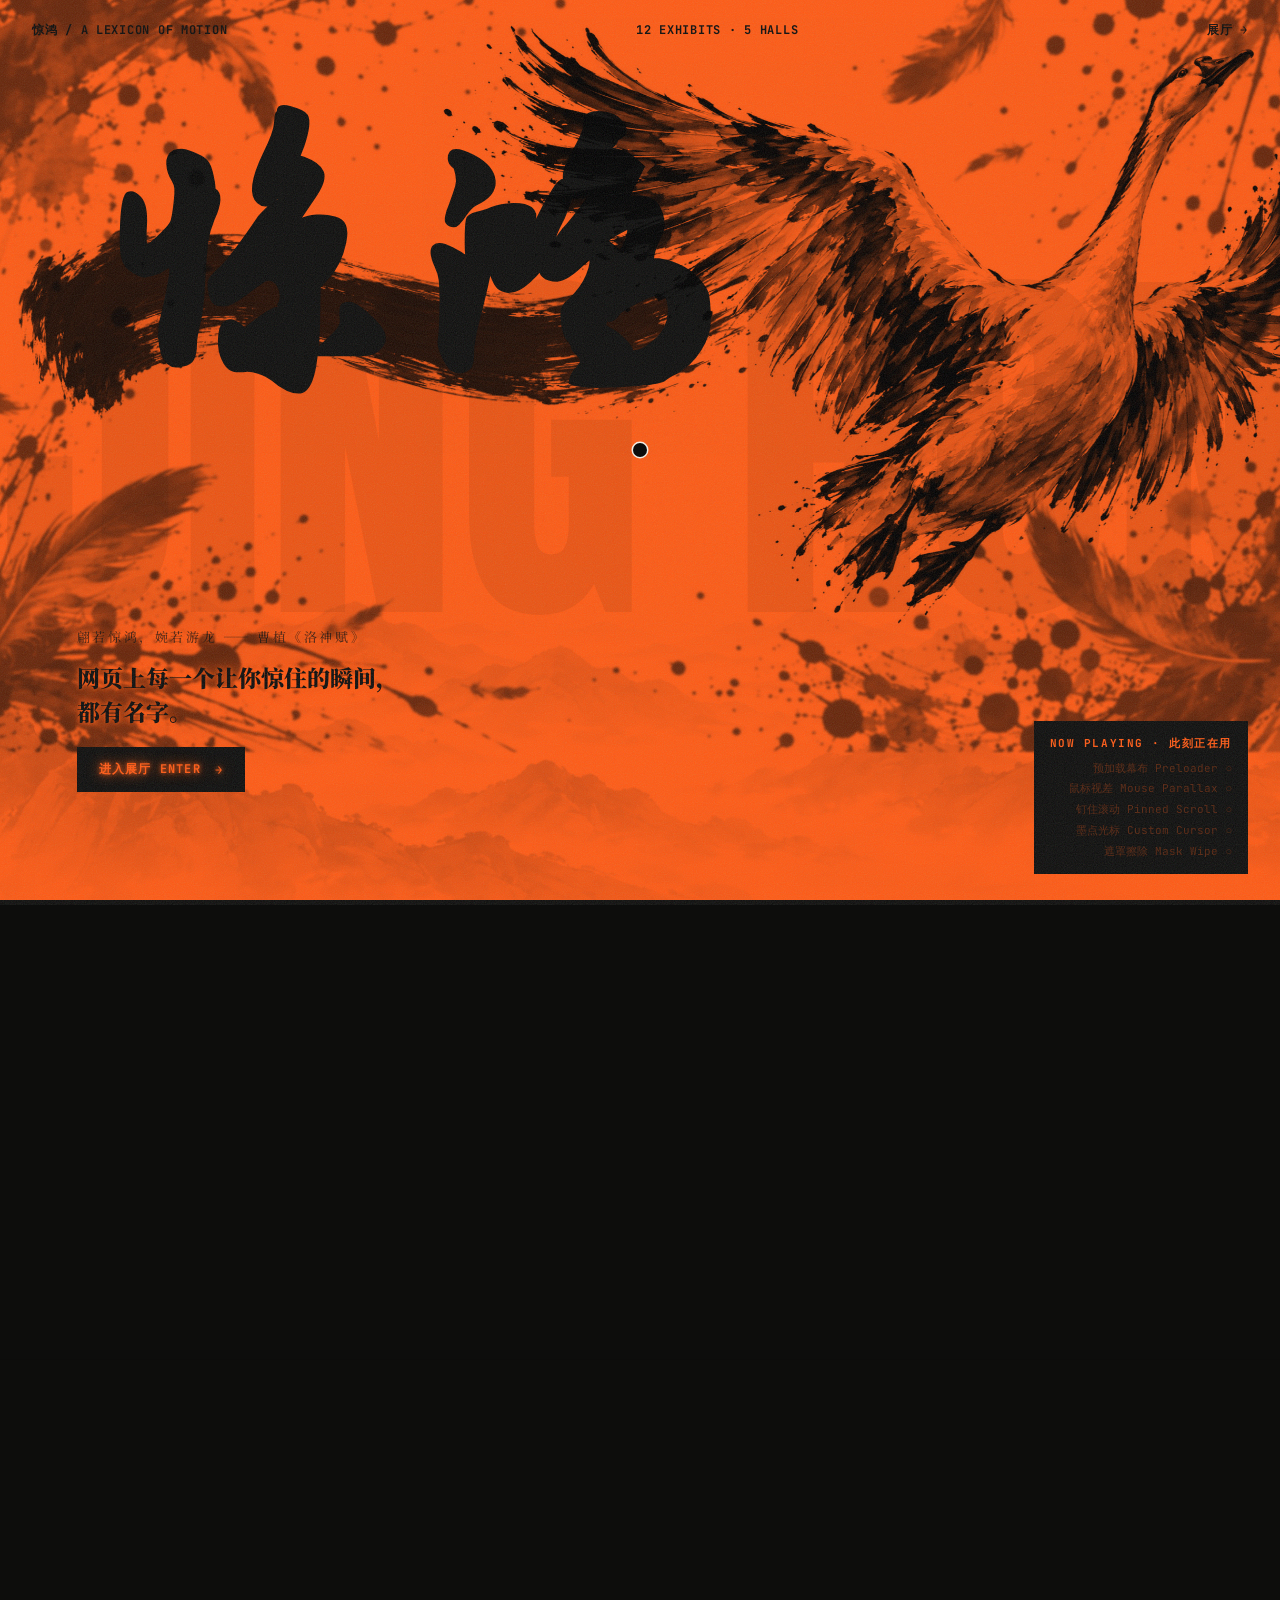
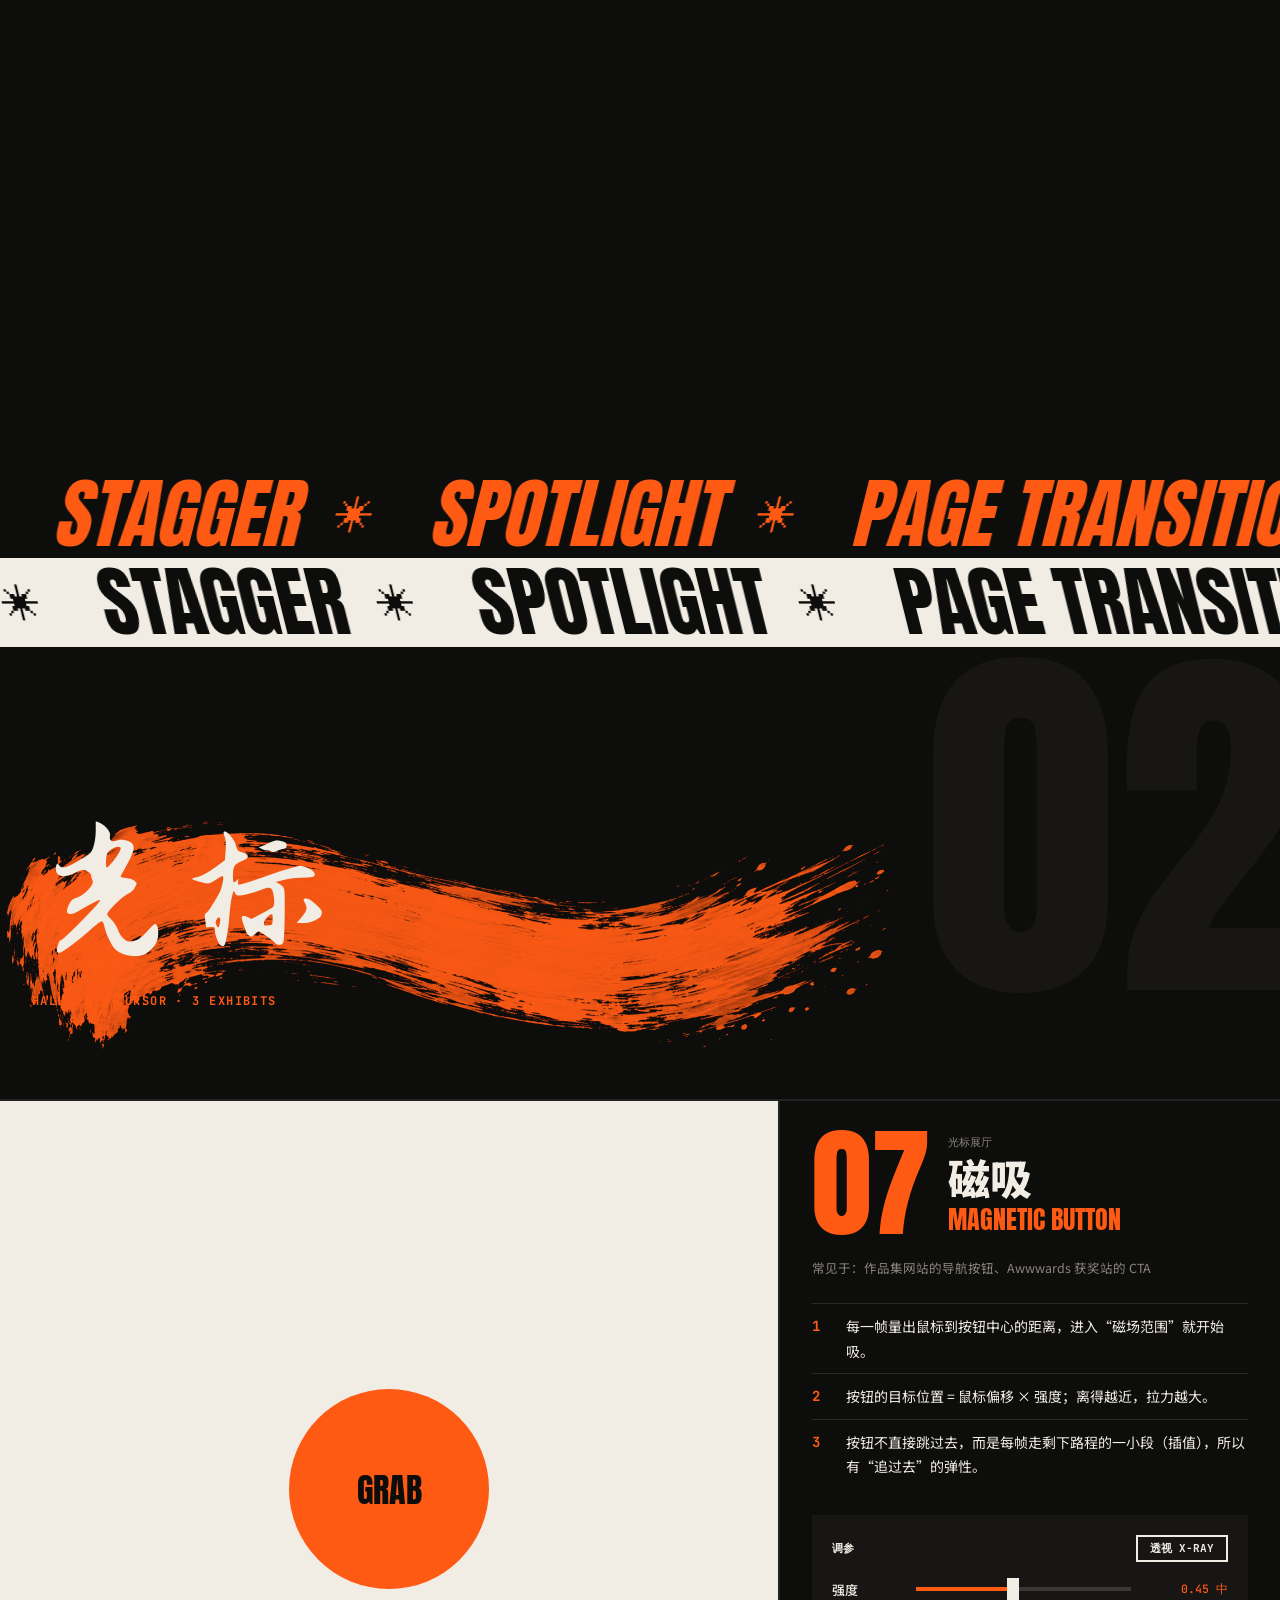
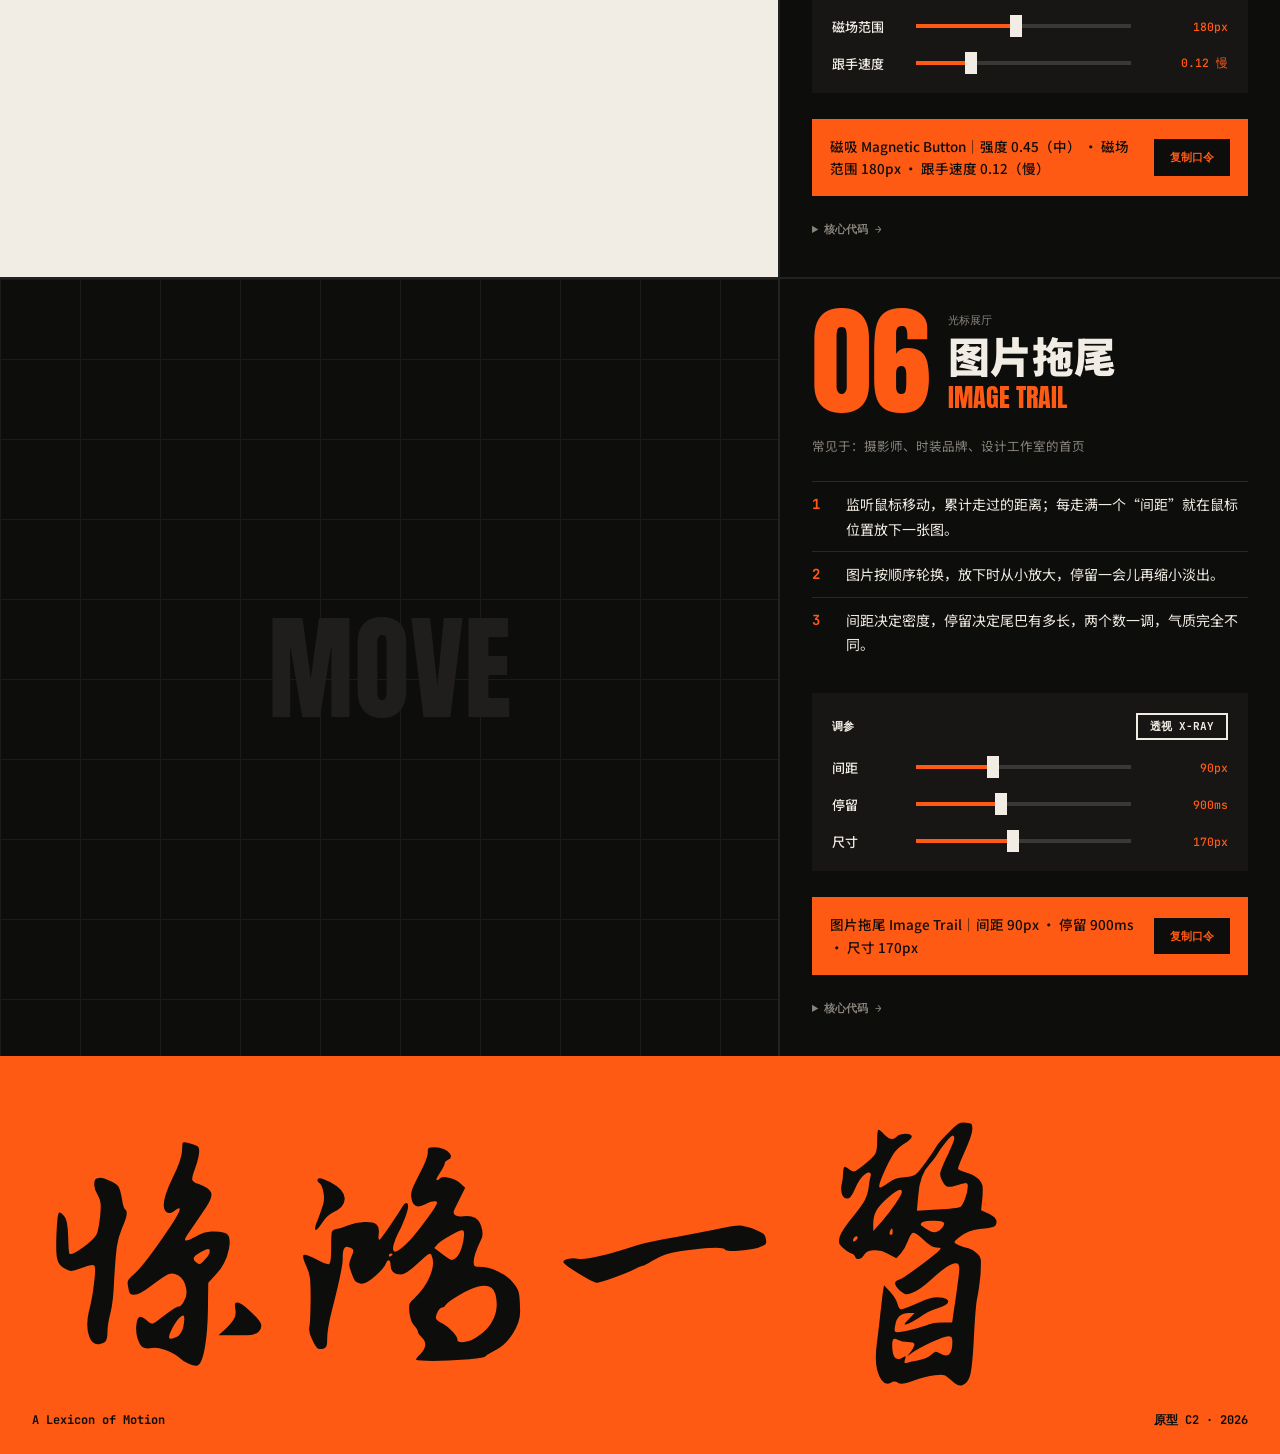
<file: proto/c2-jinghong.html>
<!doctype html>
<html lang="zh-CN">
<head>
<meta charset="utf-8">
<meta name="viewport" content="width=device-width, initial-scale=1">
<title>惊鸿 · A Lexicon of Motion</title>
<link rel="preconnect" href="https://fonts.googleapis.com">
<link href="https://fonts.googleapis.com/css2?family=Anton&family=Noto+Serif+SC:wght@500;900&family=Noto+Sans+SC:wght@400;500;900&family=JetBrains+Mono:wght@400;700&display=swap" rel="stylesheet">
<link rel="stylesheet" href="shared.css">
<style>
  /* 毛笔字体本地托管：只截取页面用到的字，4MB → 8KB */
  @font-face { font-family: 'Zhi Mang Xing'; src: url('../assets/fonts/ZhiMangXing-sub.woff2') format('woff2'); font-display: block; }
  :root {
    --or: #ff5a14; --blk: #0d0d0c; --paper: #f2ede4; --grey: #8a857c;
    --xray: #ff5a14;
    --track-on: var(--or); --track-off: #3a3836; --thumb: var(--paper);
    --disp: 'Anton', 'Noto Sans SC', sans-serif;
    --brush: 'Zhi Mang Xing', 'Noto Serif SC', serif;
    --serif: 'Noto Serif SC', serif;
    --sans: 'Noto Sans SC', system-ui, sans-serif;
    --mono: 'JetBrains Mono', ui-monospace, monospace;
  }
  body { background: var(--blk); color: var(--paper); font-family: var(--sans); -webkit-font-smoothing: antialiased; overflow-x: hidden; }
  body.is-loading { overflow: hidden; }
  ::selection { background: var(--or); color: var(--blk); }

  /* 胶片颗粒：整页叠一层噪点，让平涂的橙色有“纸”的质感 */
  body::after { content: ''; position: fixed; inset: -50%; z-index: 900; pointer-events: none; opacity: .14;
    background-image: url("data:image/svg+xml,%3Csvg xmlns='http://www.w3.org/2000/svg' width='200' height='200'%3E%3Cfilter id='n'%3E%3CfeTurbulence type='fractalNoise' baseFrequency='.9' numOctaves='3' stitchTiles='stitch'/%3E%3C/filter%3E%3Crect width='100%25' height='100%25' filter='url(%23n)'/%3E%3C/svg%3E");
    animation: grain .9s steps(6) infinite; }
  @keyframes grain { 0%{transform:translate(0,0)} 20%{transform:translate(-3%,2%)} 40%{transform:translate(2%,-4%)} 60%{transform:translate(-4%,-1%)} 80%{transform:translate(3%,3%)} 100%{transform:translate(0,0)} }

  /* ---------- 预加载：数字跑到 100，幕布上下裂开 ---------- */
  .loader { position: fixed; inset: 0; z-index: 1000; pointer-events: none; }
  .loader .half { position: absolute; left: 0; right: 0; height: 50.5%; background: var(--blk); transition: transform 1.1s cubic-bezier(.8,0,.15,1); }
  .loader .top { top: 0; } .loader .bot { bottom: 0; }
  .loader .count { position: absolute; right: 32px; bottom: 24px; font-family: var(--disp); font-size: clamp(80px, 14vw, 220px); line-height: .8; color: var(--or); transition: opacity .4s; }
  .loader .word { position: absolute; left: 32px; top: 28px; font-family: var(--mono); font-size: 12px; font-weight: 700; letter-spacing: .1em; color: var(--grey); transition: opacity .4s; }
  body.is-ready .loader .top { transform: translateY(-101%); }
  body.is-ready .loader .bot { transform: translateY(101%); transition-delay: .06s; }
  body.is-ready .loader .count, body.is-ready .loader .word { opacity: 0; }

  /* ---------- 首屏：钉住 + 分层视差 ---------- */
  .pin { height: 230vh; position: relative; }
  .scene { position: sticky; top: 0; height: 100vh; overflow: hidden; background: var(--or); color: var(--blk); }
  .layer { position: absolute; will-change: transform; }
  .layer img { width: 100%; height: auto; display: block; }
  /* 水墨图是白底黑墨：整层用正片叠底压在橙色上，白色就“消失”了。
     必须加在 .layer 上而不是 img 上——.layer 有 transform，自成一组，组内的混合碰不到橙色背景 */
  .layer.ink { mix-blend-mode: multiply; }

  .l-mount { left: -12vw; bottom: -6vh; width: 124vw; opacity: .55; }
  .l-ghost { left: 0; right: 0; top: 50%; text-align: center; font-family: var(--disp); font-size: 30vw; line-height: .8; color: rgba(13,13,12,.07); margin-top: -12vw; white-space: nowrap; text-transform: uppercase; }
  .l-stroke { left: 1vw; top: 22vh; width: 60vw; }
  .l-stroke img { clip-path: inset(0 100% 0 0); transition: clip-path 1.3s cubic-bezier(.7,0,.2,1) .35s; opacity: .9; }
  body.is-ready .l-stroke img { clip-path: inset(0 0 0 0); }

  .l-title { margin: 0; left: 7vw; top: 10vh; display: flex; gap: .02em; font-family: var(--brush); font-size: clamp(150px, 27vw, 460px); line-height: 1; color: var(--blk); }
  .l-title .ch { display: inline-block; will-change: transform; }
  .l-title .ch span { display: inline-block; opacity: 0; transform: translateY(30%) scale(1.25) rotate(-6deg); filter: blur(14px);
    transition: opacity .9s, transform 1.2s cubic-bezier(.16,1,.3,1), filter 1.1s; }
  body.is-ready .l-title .ch span { opacity: 1; transform: none; filter: none; }
  body.is-ready .l-title .ch:nth-child(1) span { transition-delay: .55s; }
  body.is-ready .l-title .ch:nth-child(2) span { transition-delay: .75s; }

  .l-goose { right: -5vw; top: 2vh; width: 72vw; }
  .l-goose .bob { animation: bob 6s ease-in-out infinite; }
  .l-goose img { opacity: 0; transform: scale(1.12); filter: blur(10px); transition: opacity 1.4s .9s, transform 2s cubic-bezier(.16,1,.3,1) .9s, filter 1.4s .9s; }
  body.is-ready .l-goose img { opacity: 1; transform: none; filter: none; }
  @keyframes bob { 50% { transform: translateY(-14px) rotate(-.8deg); } }

  .l-splash { left: -6vw; top: -6vh; width: 112vw; filter: blur(1.2px); opacity: .6; }

  .vert { position: absolute; left: 30px; top: 96px; writing-mode: vertical-rl; font-family: var(--serif); font-weight: 900; font-size: 15px; letter-spacing: .5em; line-height: 2; z-index: 20; }
  .vert small { font-weight: 500; letter-spacing: .3em; opacity: .55; }

  .bar { position: absolute; left: 0; right: 0; top: 0; z-index: 30; display: flex; justify-content: space-between; padding: 22px 32px; font-family: var(--mono); font-size: 12px; font-weight: 700; letter-spacing: .06em; text-transform: uppercase; }
  .bar a { color: inherit; text-decoration: none; }

  .tagline { position: absolute; left: 6vw; bottom: 12vh; z-index: 20; max-width: 420px; text-shadow: 0 0 14px var(--or), 0 0 4px var(--or); }
  .tagline .quote { display: block; font-family: var(--serif); font-weight: 500; font-size: 13px; letter-spacing: .2em; margin-bottom: 14px; opacity: .7; }
  .tagline p { margin: 0 0 18px; font-family: var(--serif); font-weight: 900; font-size: clamp(20px, 1.8vw, 28px); line-height: 1.5; }
  .enter { display: inline-flex; align-items: center; gap: 14px; background: var(--blk); color: var(--or); padding: 14px 22px; font-family: var(--mono); font-weight: 700; font-size: 12px; letter-spacing: .1em; text-decoration: none; transition: gap .4s cubic-bezier(.16,1,.3,1); }
  .enter:hover { gap: 26px; }

  /* 正在播放：首屏自己用到的动效，实时亮灯 */
  .hud { position: absolute; right: 32px; bottom: 26px; z-index: 30; font-family: var(--mono); font-size: 11px; line-height: 1.9; text-align: right; background: var(--blk); color: var(--or); padding: 12px 16px; }
  .hud b { display: block; letter-spacing: .14em; margin-bottom: 4px; }
  .hud div { opacity: .3; transition: opacity .3s; }
  .hud div::after { content: ' ○'; }
  .hud div.on { opacity: 1; }
  .hud div.on::after { content: ' ●'; }

  .curtain { position: absolute; inset: 0; background: var(--blk); opacity: 0; z-index: 40; pointer-events: none; }

  /* ---------- 墨点光标 ---------- */
  @media (pointer: fine) {
    body, body * { cursor: none !important; }
    .cursor { position: fixed; left: 0; top: 0; z-index: 950; pointer-events: none; }
    .cursor .dot { width: 14px; height: 14px; margin: -7px 0 0 -7px; border-radius: 50%; background: var(--blk); box-shadow: 0 0 0 1.5px var(--paper);
      display: grid; place-items: center; transition: width .35s cubic-bezier(.16,1,.3,1), height .35s cubic-bezier(.16,1,.3,1), margin .35s cubic-bezier(.16,1,.3,1), background .3s; }
    .cursor .dot span { font-family: var(--mono); font-size: 10px; font-weight: 700; color: var(--or); opacity: 0; transition: opacity .2s; letter-spacing: .08em; }
    .cursor.is-big .dot { width: 76px; height: 76px; margin: -38px 0 0 -38px; }
    .cursor.is-big .dot span { opacity: 1; }
  }
  @media (pointer: coarse) { .cursor { display: none; } }

  /* ---------- 跑马灯 ---------- */
  .marquee { background: var(--blk); color: var(--or); overflow: hidden; }
  .marquee.alt { background: var(--paper); color: var(--blk); }
  .track { display: flex; width: max-content; font-family: var(--disp); font-size: clamp(40px, 6vw, 96px); text-transform: uppercase; line-height: 1.15; will-change: transform; }
  .track span { padding: 0 .4em; display: flex; align-items: center; gap: .4em; }
  .track span::after { content: '✳'; font-size: .5em; }

  /* ---------- 展厅标题 ---------- */
  .hall-h { position: relative; padding: 18vh 32px 10vh; overflow: hidden; }
  .hall-h .num { font-family: var(--disp); font-size: 30vw; line-height: .75; color: #171615; position: absolute; right: -2vw; top: 4vh; pointer-events: none; }
  /* 黑墨白底的笔触 → 反相成白墨黑底 → 正片叠底到橙色上 = 黑底橙墨 */
  .hall-h .brush { position: absolute; left: 0; top: 16vh; width: 70vw; background: var(--or); isolation: isolate; mix-blend-mode: lighten; clip-path: inset(0 100% 0 0); transition: clip-path 1.4s cubic-bezier(.7,0,.2,1); }
  .hall-h .brush img { width: 100%; display: block; filter: invert(1); mix-blend-mode: multiply; }
  .hall-h.in .brush { clip-path: inset(0 0 0 0); }
  .hall-h h2 { position: relative; margin: 0; font-family: var(--brush); font-weight: 400; font-size: clamp(90px, 13vw, 200px); line-height: 1; color: var(--paper); }
  .hall-h p { position: relative; margin: 18px 0 0; font-family: var(--mono); font-size: 12px; font-weight: 700; letter-spacing: .12em; color: var(--or); text-transform: uppercase; }

  /* ---------- 展品（沿用 C） ---------- */
  .exhibit { display: grid; grid-template-columns: minmax(0, 1.55fr) minmax(340px, 1fr); border-top: 2px solid #222; }
  .ex-stage { min-height: 82vh; background: var(--paper); }
  .exhibit.trail .ex-stage { background: var(--blk); background-image: linear-gradient(#1c1b19 1px, transparent 1px), linear-gradient(90deg, #1c1b19 1px, transparent 1px); background-size: 80px 80px; }
  .is-xray .ex-stage { outline: 4px solid var(--or); outline-offset: -4px; }
  .ex-target { width: 200px; height: 200px; border-radius: 50%; border: 0; background: var(--or); color: var(--blk); font-family: var(--disp); font-size: 34px; text-transform: uppercase; transition: border-radius .4s cubic-bezier(.7,0,.2,1), background .3s; }
  .ex-target.is-pulled { background: var(--blk); color: var(--or); border-radius: 28px; }
  .hint { position: absolute; inset: 0; display: grid; place-items: center; font-family: var(--disp); font-size: clamp(60px, 9vw, 150px); color: #1f1e1c; text-transform: uppercase; pointer-events: none; }
  .info { padding: 34px 32px 40px; border-left: 2px solid #222; display: flex; flex-direction: column; gap: 26px; }
  .head { display: flex; align-items: flex-start; gap: 18px; }
  .ex-no { font-family: var(--disp); font-size: 120px; line-height: .8; color: var(--or); }
  .ex-meta { font-family: var(--mono); font-size: 11px; color: var(--grey); text-transform: uppercase; }
  .info h3 { margin: 6px 0 0; font-weight: 900; font-size: 42px; line-height: 1; }
  .info h3 .ex-en { display: block; font-family: var(--disp); font-weight: 400; font-size: 26px; color: var(--or); text-transform: uppercase; margin-top: 8px; }
  .seen { font-size: 12.5px; color: var(--grey); margin: 0; }
  .ex-principle li { display: grid; grid-template-columns: 34px 1fr; font-size: 14px; line-height: 1.75; padding: 10px 0; border-top: 1px solid #2a2927; }
  .ex-principle li span { font-family: var(--mono); font-weight: 700; color: var(--or); }
  .panel { background: #171615; padding: 20px; }
  .panel-h { display: flex; justify-content: space-between; align-items: center; font-family: var(--mono); font-size: 11px; font-weight: 700; text-transform: uppercase; margin-bottom: 18px; }
  .ex-controls { display: grid; gap: 18px; }
  .ex-ctl { font-size: 13px; font-weight: 500; }
  .ex-ctl input[type=range] { height: 4px; }
  .ex-ctl input[type=range]::-webkit-slider-thumb { border-radius: 0; width: 12px; height: 22px; }
  .ex-ctl-val { font-family: var(--mono); font-size: 11.5px; color: var(--or); }
  .ex-xray { background: transparent; border: 2px solid var(--paper); padding: 4px 12px; font-family: var(--mono); font-weight: 700; font-size: 11px; text-transform: uppercase; }
  .ex-xray[aria-pressed=true] { background: var(--or); border-color: var(--or); color: var(--blk); }
  .ex-phrase { background: var(--or); color: var(--blk); padding: 16px 18px; font-weight: 500; font-size: 13.5px; line-height: 1.7; }
  .ex-copy { background: var(--blk); color: var(--or); border: 0; padding: 9px 16px; font-family: var(--mono); font-weight: 700; font-size: 11px; text-transform: uppercase; }
  summary { font-family: var(--mono); font-weight: 700; font-size: 11px; text-transform: uppercase; color: var(--grey); }
  .ex-code { font-family: var(--mono); font-size: 11.5px; line-height: 1.7; color: #b8b2a8; margin-top: 12px; }

  footer { background: var(--or); color: var(--blk); padding: 6vw 32px 2vw; position: relative; overflow: hidden; }
  footer .big { font-family: var(--brush); font-size: 22vw; line-height: .9; }
  footer .small { font-family: var(--mono); font-size: 12px; font-weight: 700; display: flex; justify-content: space-between; margin-top: 2vw; }

  @media (max-width: 900px) {
    .bar, .info { padding-left: 16px; padding-right: 16px; }
    .l-title { top: 16vh; } .l-goose { width: 110vw; right: -30vw; top: 30vh; }
    .l-stroke { width: 90vw; top: 40vh; }
    .vert { display: none; } .hud { display: none; }
    .tagline { left: 16px; right: 16px; bottom: 6vh; }
    .exhibit { grid-template-columns: 1fr; } .info { border-left: 0; } .ex-stage { min-height: 64vh; }
    .ex-no { font-size: 80px; } .hall-h { padding-left: 16px; }
  }
  @media (prefers-reduced-motion: reduce) { body::after { animation: none; } .l-goose .bob { animation: none; } }
  /* 白底水墨变体（?white）：他说"白色配水墨反而惊艳" */
  body.white { --or: #f3efe7; }
  body.white .hud, body.white .enter { background: var(--blk); color: #f3efe7; }
  body.white .loader .count { color: var(--blk); } body.white .loader .half { background: #f3efe7; }
</style>
</head>
<body class="is-loading">
  <div class="loader"><div class="half top"></div><div class="half bot"></div><span class="word">惊鸿 · Loading motion</span><span class="count" id="count">000</span></div>
  <div class="cursor" id="cursor"><div class="dot"><span id="cursorText">ENTER</span></div></div>

  <section class="pin" id="pin">
    <div class="scene" id="scene">
      <div class="layer ink l-mount" data-depth=".12" data-sy="12"><img src="../assets/ink-web/mountains.jpg" alt=""></div>
      <div class="layer l-ghost" data-depth=".25" data-sy="-6">Jing Hong</div>
      <div class="layer ink l-stroke" data-depth=".4" data-sy="-10"><img src="../assets/ink-web/stroke.jpg" alt=""></div>
      <h1 class="layer l-title" data-depth=".5" data-sy="-4"><span class="ch" data-split="-1"><span>惊</span></span><span class="ch" data-split="1"><span>鸿</span></span></h1>
      <div class="layer ink l-goose" data-depth=".85" data-sy="-48" data-zoom=".35"><div class="bob"><img src="../assets/ink-web/goose.jpg" alt="一只振翅而起的鸿雁，水墨"></div></div>
      <div class="layer ink l-splash" data-depth="1.6" data-sy="-30" data-zoom=".25"><img src="../assets/ink-web/splash.jpg" alt=""></div>

      <div class="bar"><span>惊鸿 / A Lexicon of Motion</span><span>12 Exhibits · 5 Halls</span><a href="#halls" data-cursor="GO">展厅 →</a></div>
      <div class="tagline">
        <span class="quote">翩若惊鸿，婉若游龙 —— 曹植《洛神赋》</span>
        <p>网页上每一个让你惊住的瞬间，<br>都有名字。</p>
        <a class="enter" href="#halls" data-cursor="ENTER">进入展厅 ENTER <span>→</span></a>
      </div>
      <div class="hud" id="hud">
        <b>NOW PLAYING · 此刻正在用</b>
        <div data-fx="loader">预加载幕布 Preloader</div>
        <div data-fx="parallax">鼠标视差 Mouse Parallax</div>
        <div data-fx="pin">钉住滚动 Pinned Scroll</div>
        <div data-fx="cursor">墨点光标 Custom Cursor</div>
        <div data-fx="wipe">遮罩擦除 Mask Wipe</div>
      </div>
      <div class="curtain" id="curtain"></div>
    </div>
  </section>

  <div class="marquee"><div class="track" data-dir="-1"></div></div>
  <div class="marquee alt"><div class="track" data-dir="1"></div></div>

  <header class="hall-h" id="halls">
    <span class="num">02</span>
    <div class="brush"><img src="../assets/ink-web/stroke.jpg" alt=""></div>
    <h2>光标</h2>
    <p>Hall II · Cursor · 3 Exhibits</p>
  </header>

  <section class="exhibit" data-exhibit="magnetic">
    <div class="ex-stage">
      <canvas class="ex-xray-canvas"></canvas>
      <button class="ex-target" data-cursor=" "><span class="ex-target-inner">Grab</span></button>
    </div>
    <div class="info">
      <div class="head"><span class="ex-no"></span><div><div class="ex-meta"><span class="ex-hall"></span></div><h3><span class="ex-name"></span><span class="ex-en"></span></h3></div></div>
      <p class="seen">常见于：<span class="ex-seen"></span></p>
      <ol class="ex-principle"></ol>
      <div class="panel">
        <div class="panel-h"><span>调参</span><button class="ex-xray" aria-pressed="false">透视 X-RAY</button></div>
        <div class="ex-controls"></div>
      </div>
      <div class="ex-phrase"><span class="ex-phrase-text"></span><button class="ex-copy">复制口令</button></div>
      <details><summary>核心代码 →</summary><pre class="ex-code"></pre></details>
    </div>
  </section>

  <section class="exhibit trail" data-exhibit="trail">
    <div class="ex-stage">
      <div class="hint">Move</div>
      <div class="ex-trail-layer"></div>
      <canvas class="ex-xray-canvas"></canvas>
    </div>
    <div class="info">
      <div class="head"><span class="ex-no"></span><div><div class="ex-meta"><span class="ex-hall"></span></div><h3><span class="ex-name"></span><span class="ex-en"></span></h3></div></div>
      <p class="seen">常见于：<span class="ex-seen"></span></p>
      <ol class="ex-principle"></ol>
      <div class="panel">
        <div class="panel-h"><span>调参</span><button class="ex-xray" aria-pressed="false">透视 X-RAY</button></div>
        <div class="ex-controls"></div>
      </div>
      <div class="ex-phrase"><span class="ex-phrase-text"></span><button class="ex-copy">复制口令</button></div>
      <details><summary>核心代码 →</summary><pre class="ex-code"></pre></details>
    </div>
  </section>

  <footer><div class="big">惊鸿一瞥</div><div class="small"><span>A Lexicon of Motion</span><span>原型 C2 · 2026</span></div></footer>

  <script src="shared.js"></script>
  <script>
    if (location.search.includes('white')) document.body.classList.add('white');
    // ?shot：给文档截图用，跳过开场动画、直接呈现最终画面
    if (location.search.includes('shot')) {
      const st = document.createElement('style'); st.textContent = '*,*::before,*::after{transition:none!important}'; document.head.appendChild(st);
      document.body.classList.add('is-ready'); document.body.classList.remove('is-loading');
    }
    const $ = s => document.querySelector(s), $$ = s => [...document.querySelectorAll(s)];
    const clamp = (v, a, b) => Math.max(a, Math.min(b, v));
    const lerp = (a, b, t) => a + (b - a) * t;
    const fx = {}; // 每个动效最近一次“在工作”的时间，HUD 用
    const ping = k => (fx[k] = performance.now());

    // ---------- 预加载：按图片真实加载进度跑数字 ----------
    const imgs = $$('.scene img');
    let loaded = 0, shown = 0;
    const total = imgs.length + 1; // +1：毛笔字体
    const done = () => loaded++;
    imgs.forEach(im => (im.complete ? done() : (im.onload = im.onerror = done)));
    document.fonts.load('100px "Zhi Mang Xing"', '惊鸿').then(done, done);
    const t0 = performance.now();
    (function count() {
      const target = Math.min(100, (loaded / total) * 100);
      // 按时间走（不按帧），至少演 1.4 秒，太快反而看不到；ease-out 让数字先快后慢
      const t = Math.min(1, (performance.now() - t0) / 1400);
      shown = Math.min(target, (1 - Math.pow(1 - t, 3)) * 100);
      $('#count').textContent = String(Math.round(shown)).padStart(3, '0');
      ping('loader');
      if (shown > 99.4 || performance.now() - t0 > 6000) {
        $('#count').textContent = '100';
        setTimeout(() => { document.body.classList.add('is-ready'); document.body.classList.remove('is-loading'); fx.wipeUntil = performance.now() + 2600; }, 200);
      } else requestAnimationFrame(count);
    })();

    // ---------- 墨点光标：跟手有延迟，速度越快拉得越长 ----------
    const cur = $('#cursor'), m = { x: innerWidth / 2, y: innerHeight / 2 }, c = { ...m };
    let mouseN = { x: 0, y: 0 }, mouseS = { x: 0, y: 0 };
    addEventListener('pointermove', e => {
      m.x = e.clientX; m.y = e.clientY;
      mouseN = { x: e.clientX / innerWidth - .5, y: e.clientY / innerHeight - .5 };
      ping('cursor');
    });
    // 每次移动、滚动都按“鼠标下面现在是什么”重新判断。
    // 只靠 pointerover 的话，点锚点跳走后鼠标没换元素，光标会一直卡在放大状态。
    function syncCursor(el) {
      const t = el && el.closest && el.closest('a, [data-cursor]');
      cur.classList.toggle('is-big', !!t);
      if (t) $('#cursorText').textContent = t.dataset.cursor || 'GO';
    }
    addEventListener('pointermove', e => syncCursor(e.target));
    addEventListener('scroll', () => syncCursor(document.elementFromPoint(m.x, m.y)), { passive: true });
    addEventListener('click', () => requestAnimationFrame(() => syncCursor(document.elementFromPoint(m.x, m.y))));

    // ---------- 首屏：视差 + 钉住滚动 ----------
    const pin = $('#pin'), layers = $$('[data-depth]'), splits = $$('[data-split]');
    const hud = Object.fromEntries($$('#hud [data-fx]').map(d => [d.dataset.fx, d]));
    let lastP = 0;
    const tag = $('.tagline');

    (function frame() {
      const now = performance.now();
      // 光标
      const vx = m.x - c.x, vy = m.y - c.y;
      c.x = lerp(c.x, m.x, .22); c.y = lerp(c.y, m.y, .22);
      const speed = Math.min(Math.hypot(vx, vy), 160), ang = Math.atan2(vy, vx);
      const stretch = cur.classList.contains('is-big') ? 1 : 1 + speed / 110;
      cur.style.transform = `translate(${c.x}px, ${c.y}px) rotate(${ang}rad) scale(${stretch}, ${1 / Math.sqrt(stretch)})`;

      // 视差：每层按自己的“深度”反向移动，越近动得越多
      const dx = mouseS.x, dy = mouseS.y;
      mouseS.x = lerp(mouseS.x, mouseN.x, .06); mouseS.y = lerp(mouseS.y, mouseN.y, .06);
      if (Math.abs(mouseS.x - dx) + Math.abs(mouseS.y - dy) > .0004) ping('parallax');

      const r = pin.getBoundingClientRect();
      const p = clamp(-r.top / (r.height - innerHeight), 0, 1);
      if (Math.abs(p - lastP) > .0005 && p > 0 && p < 1) ping('pin');
      lastP = p;

      layers.forEach(l => {
        const d = +l.dataset.depth, sy = +(l.dataset.sy || 0), z = +(l.dataset.zoom || 0);
        l.style.transform = `translate3d(${-mouseS.x * d * 70}px, ${-mouseS.y * d * 46 + p * sy * innerHeight / 100}px, 0) scale(${1 + p * z})`;
      });
      // 滚下去时“惊”“鸿”两个字往两边裂开
      splits.forEach(s => (s.style.transform = `translateX(${s.dataset.split * p * 22}vw) rotate(${s.dataset.split * p * 8}deg)`));
      $('#curtain').style.opacity = clamp((p - .72) / .28, 0, 1);
      // 标语和按钮在滚动开头就让位，把舞台留给裂开的标题和起飞的鸿雁
      tag.style.opacity = 1 - clamp(p / .25, 0, 1); tag.style.transform = `translateY(${-p * 80}px)`;

      if (fx.wipeUntil && now < fx.wipeUntil) ping('wipe');
      for (const k in hud) hud[k].classList.toggle('on', now - (fx[k] || -1e9) < 500);
      requestAnimationFrame(frame);
    })();

    // ---------- 跑马灯（随滚动速度加速、倾斜） ----------
    const words = ['Parallax', 'Magnetic', 'Image Trail', 'Scramble', 'Pinned', 'FLIP', 'Distortion', 'Stagger', 'Spotlight', 'Page Transition'];
    const tracks = $$('.track').map(t => { const h = words.map(w => `<span>${w}</span>`).join(''); t.innerHTML = h + h + h; return { el: t, dir: +t.dataset.dir, x: 0 }; });
    let lastY = scrollY, vel = 0;
    (function loop() {
      const dy = scrollY - lastY; lastY = scrollY; vel = lerp(vel, dy, .12);
      tracks.forEach(t => {
        const w = t.el.scrollWidth / 3;
        t.x += t.dir * (1.2 + Math.abs(vel) * .9);
        if (t.x < -w) t.x += w; if (t.x > 0) t.x -= w;
        t.el.style.transform = `translateX(${t.x}px) skewX(${-clamp(vel * .6, -14, 14) * t.dir}deg)`;
      });
      requestAnimationFrame(loop);
    })();

    // ---------- 展厅标题：进入视口时笔触刷出来 ----------
    new IntersectionObserver(es => es.forEach(e => e.isIntersecting && e.target.classList.add('in')), { threshold: .35 })
      .observe($('.hall-h'));
  </script>
</body>
</html>
</file>
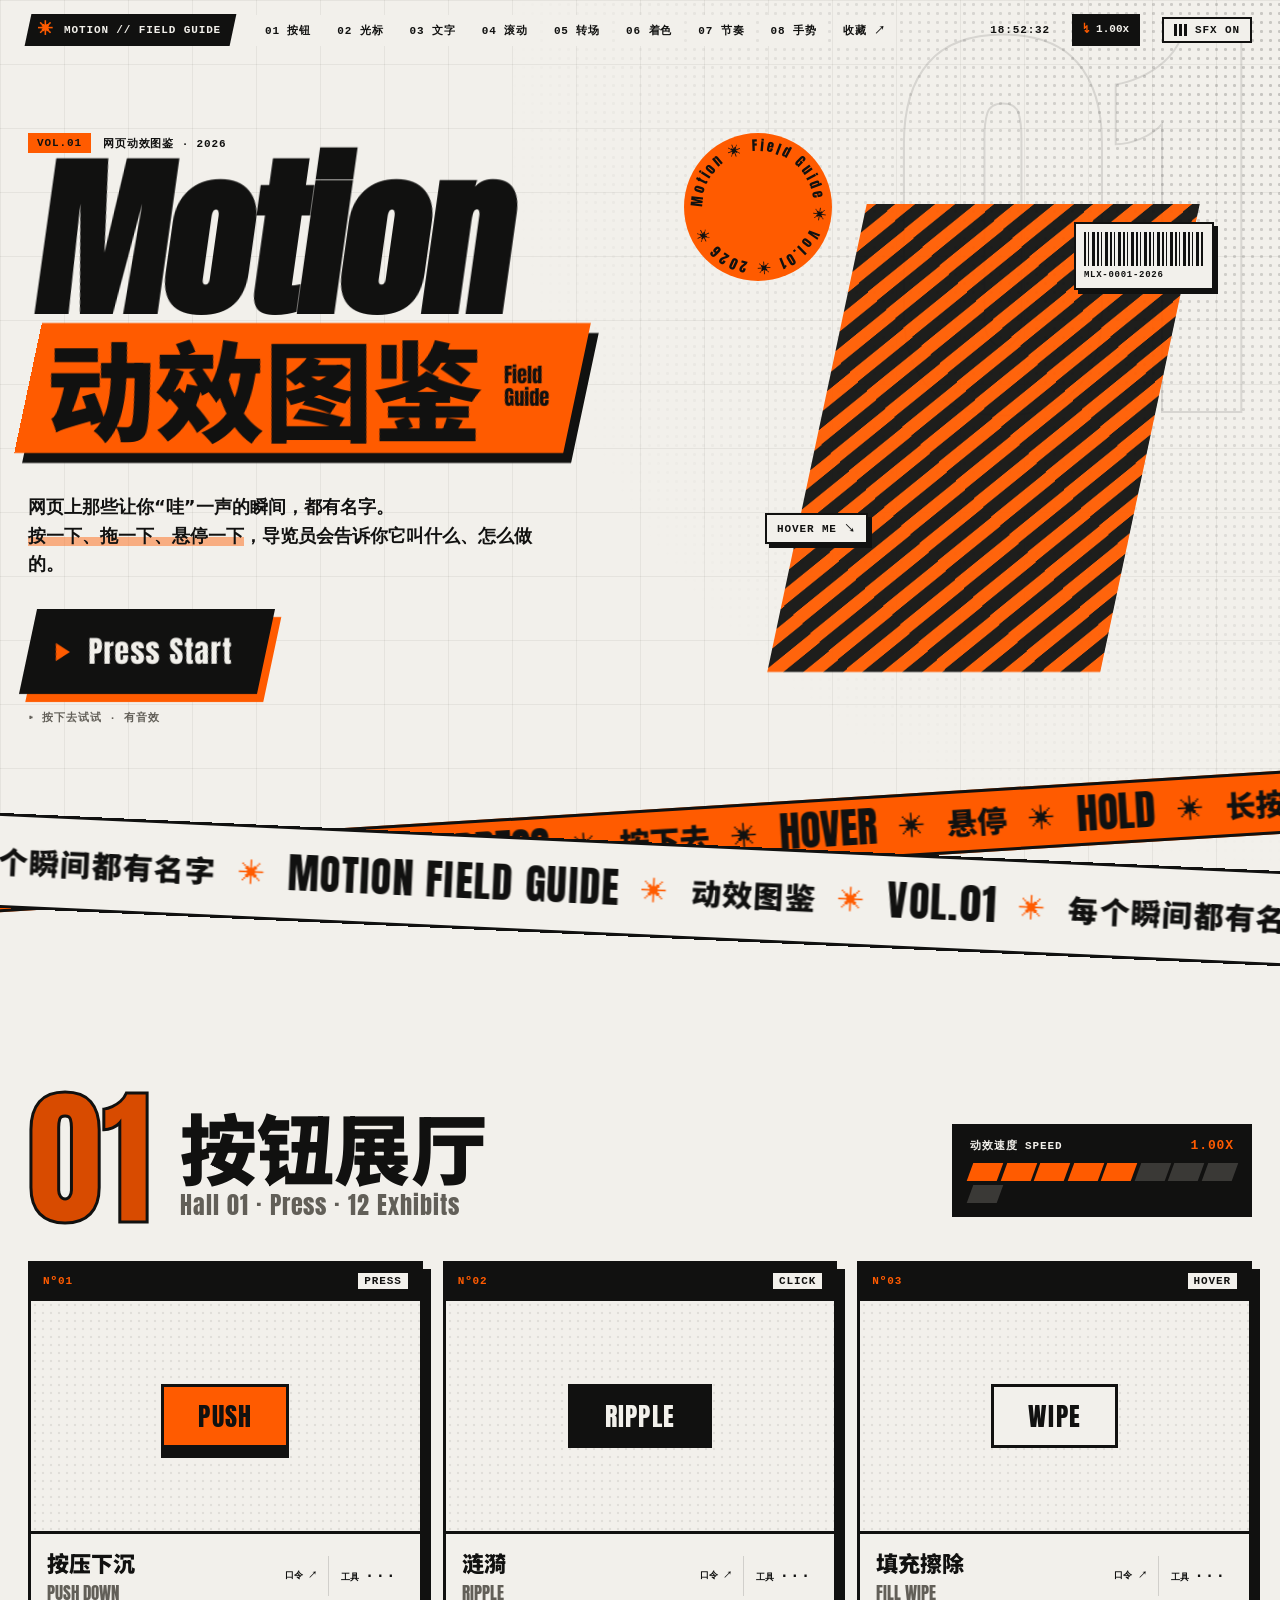
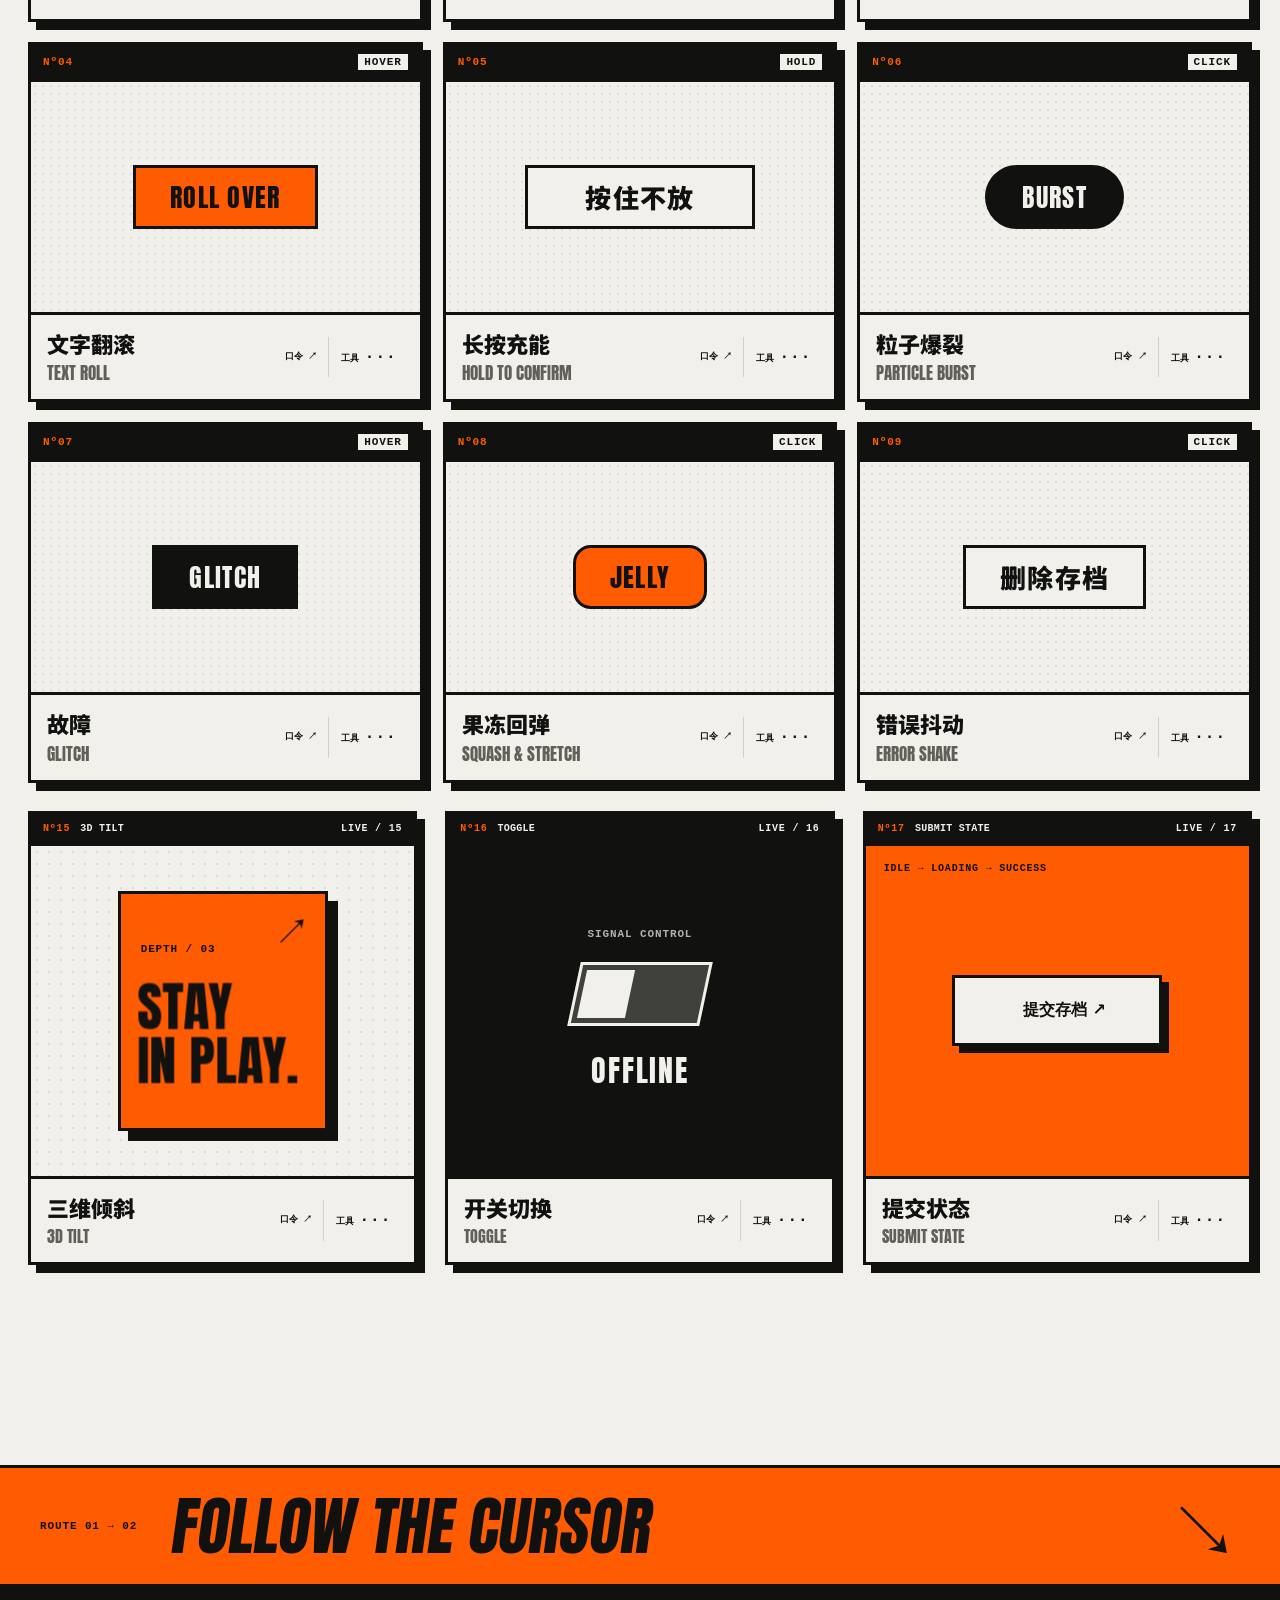
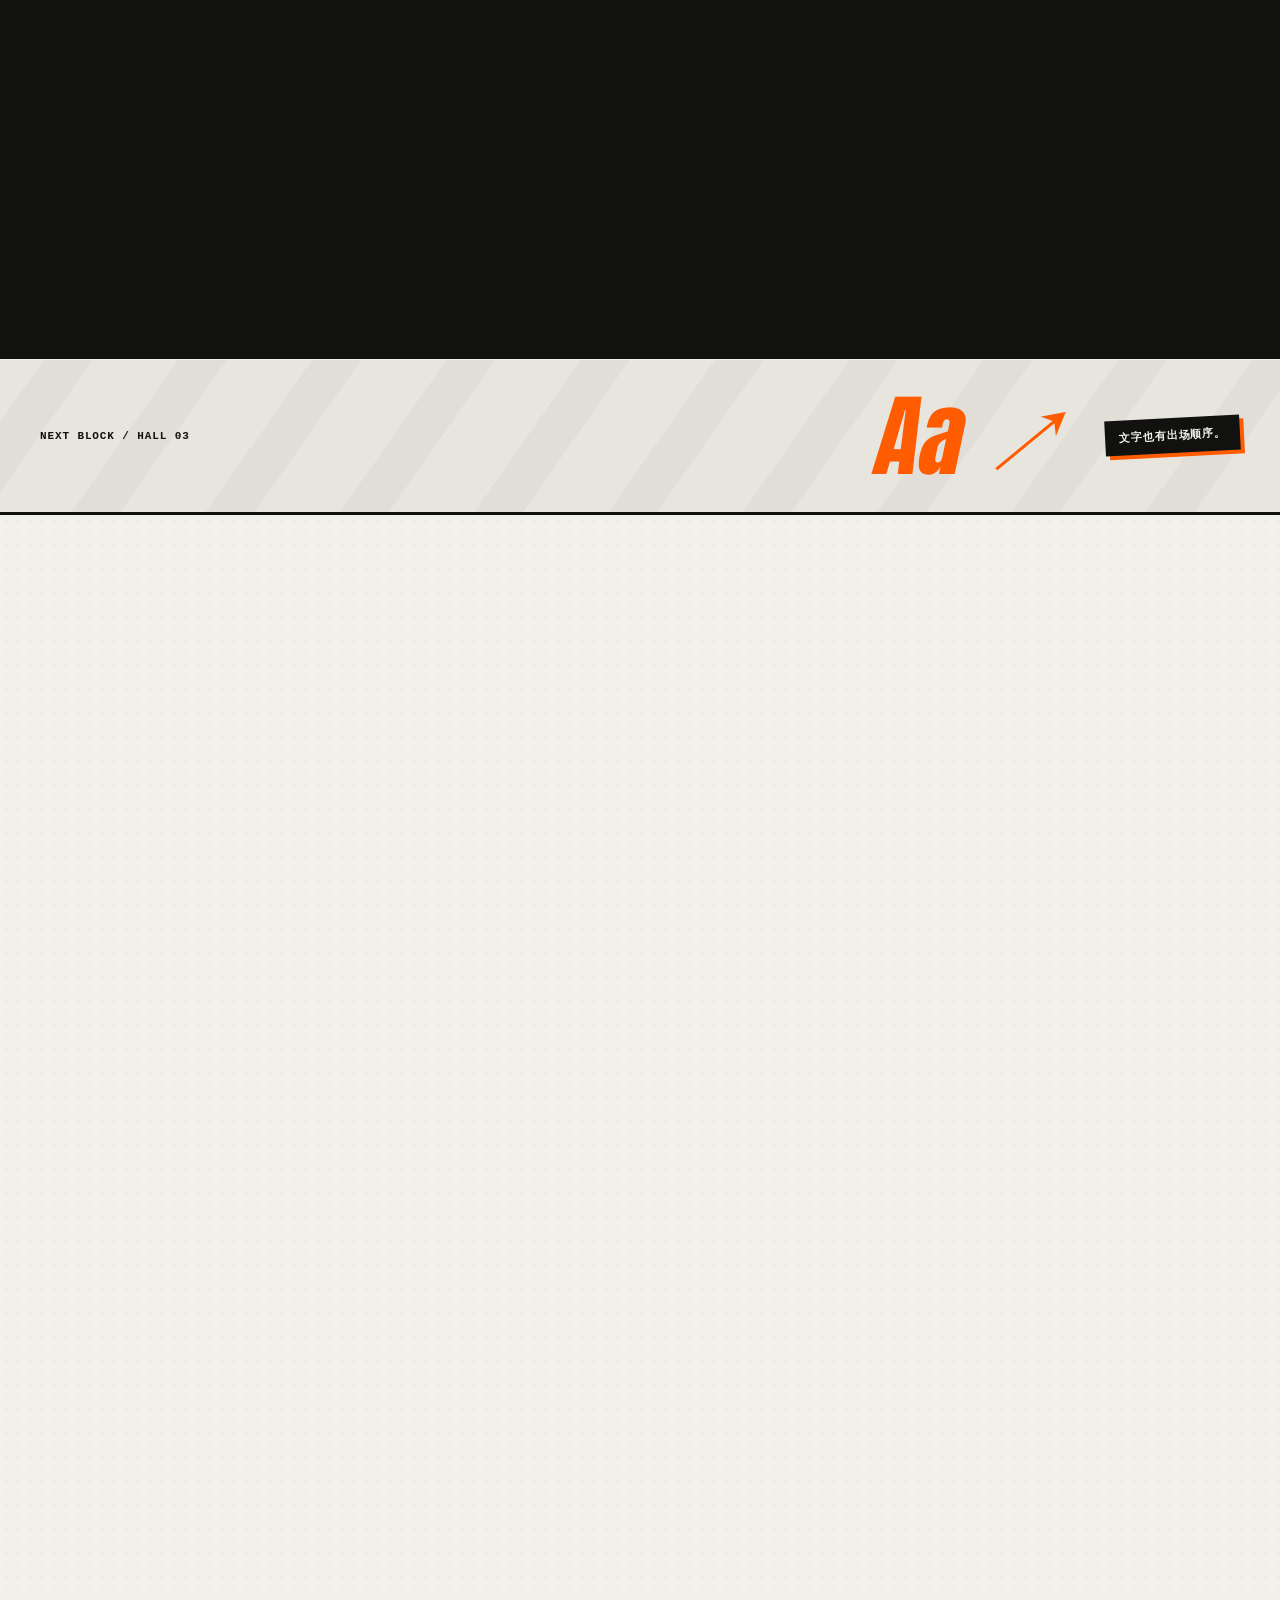
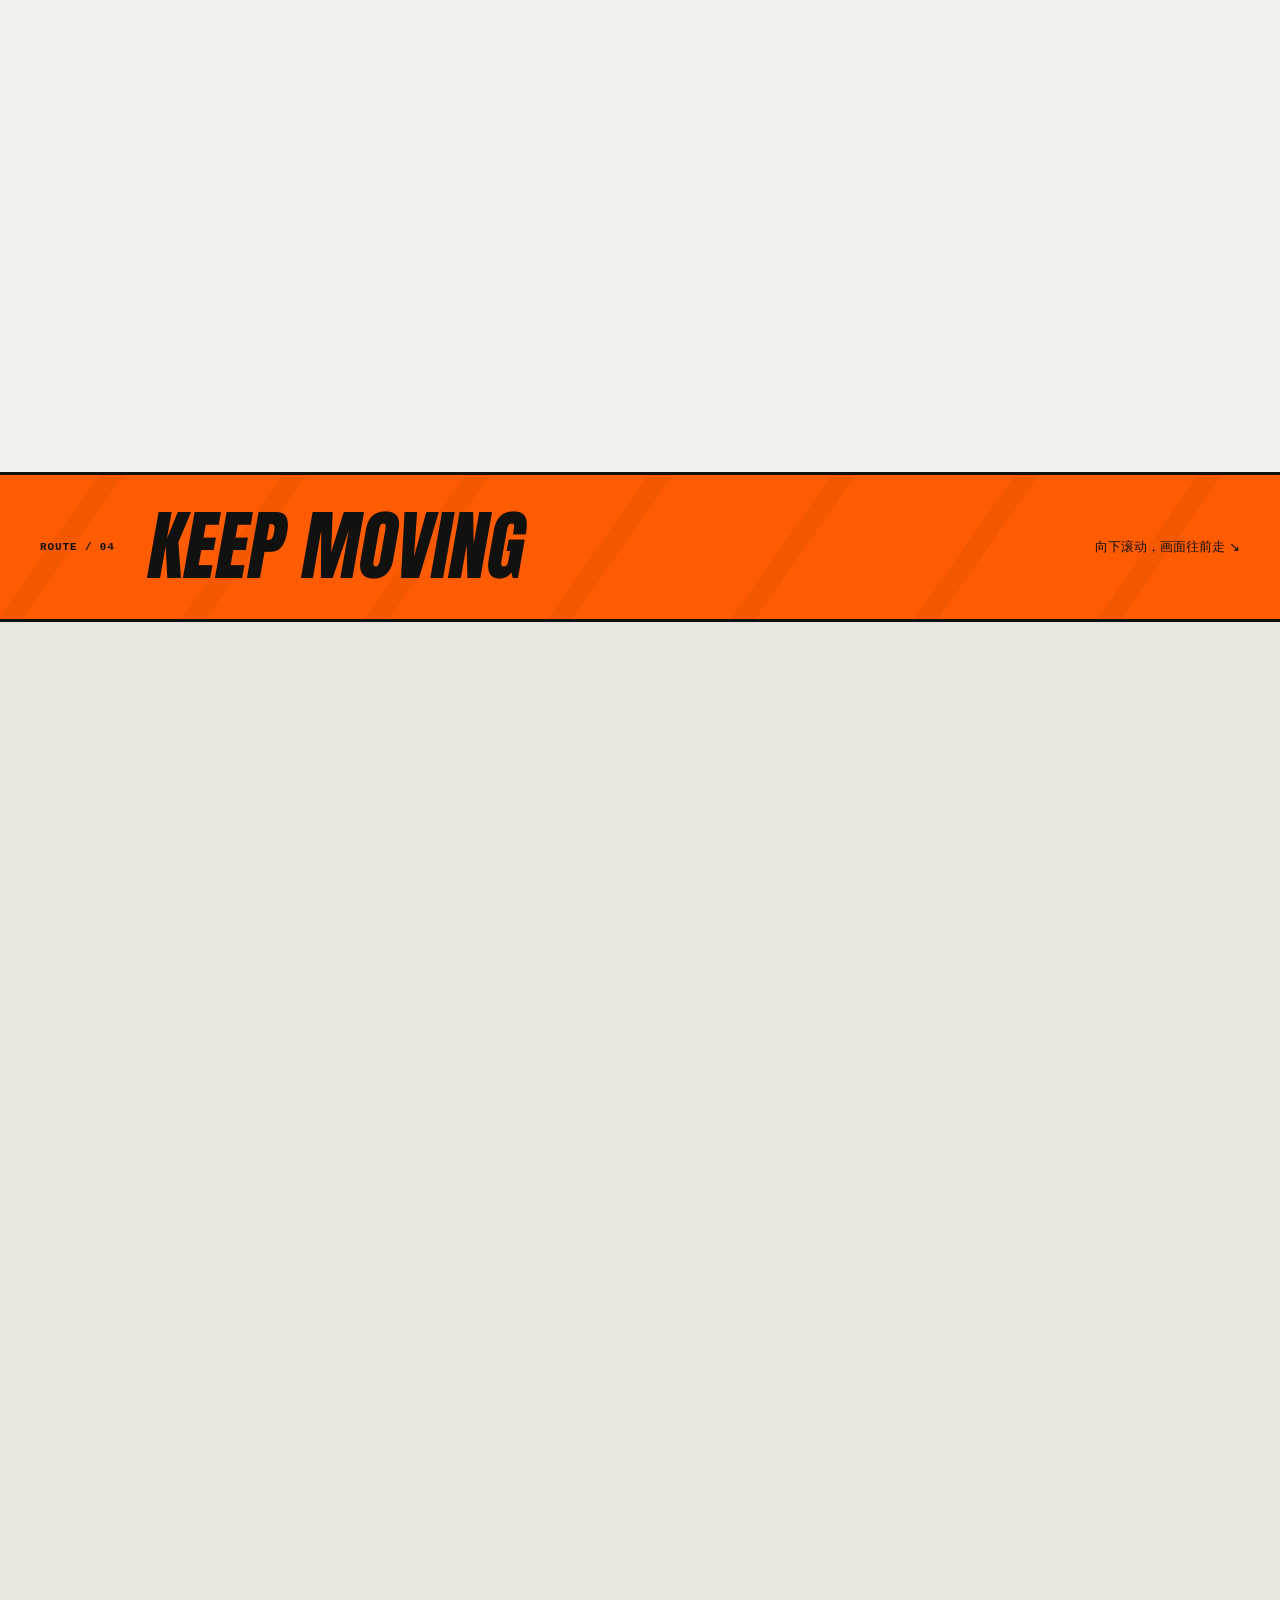
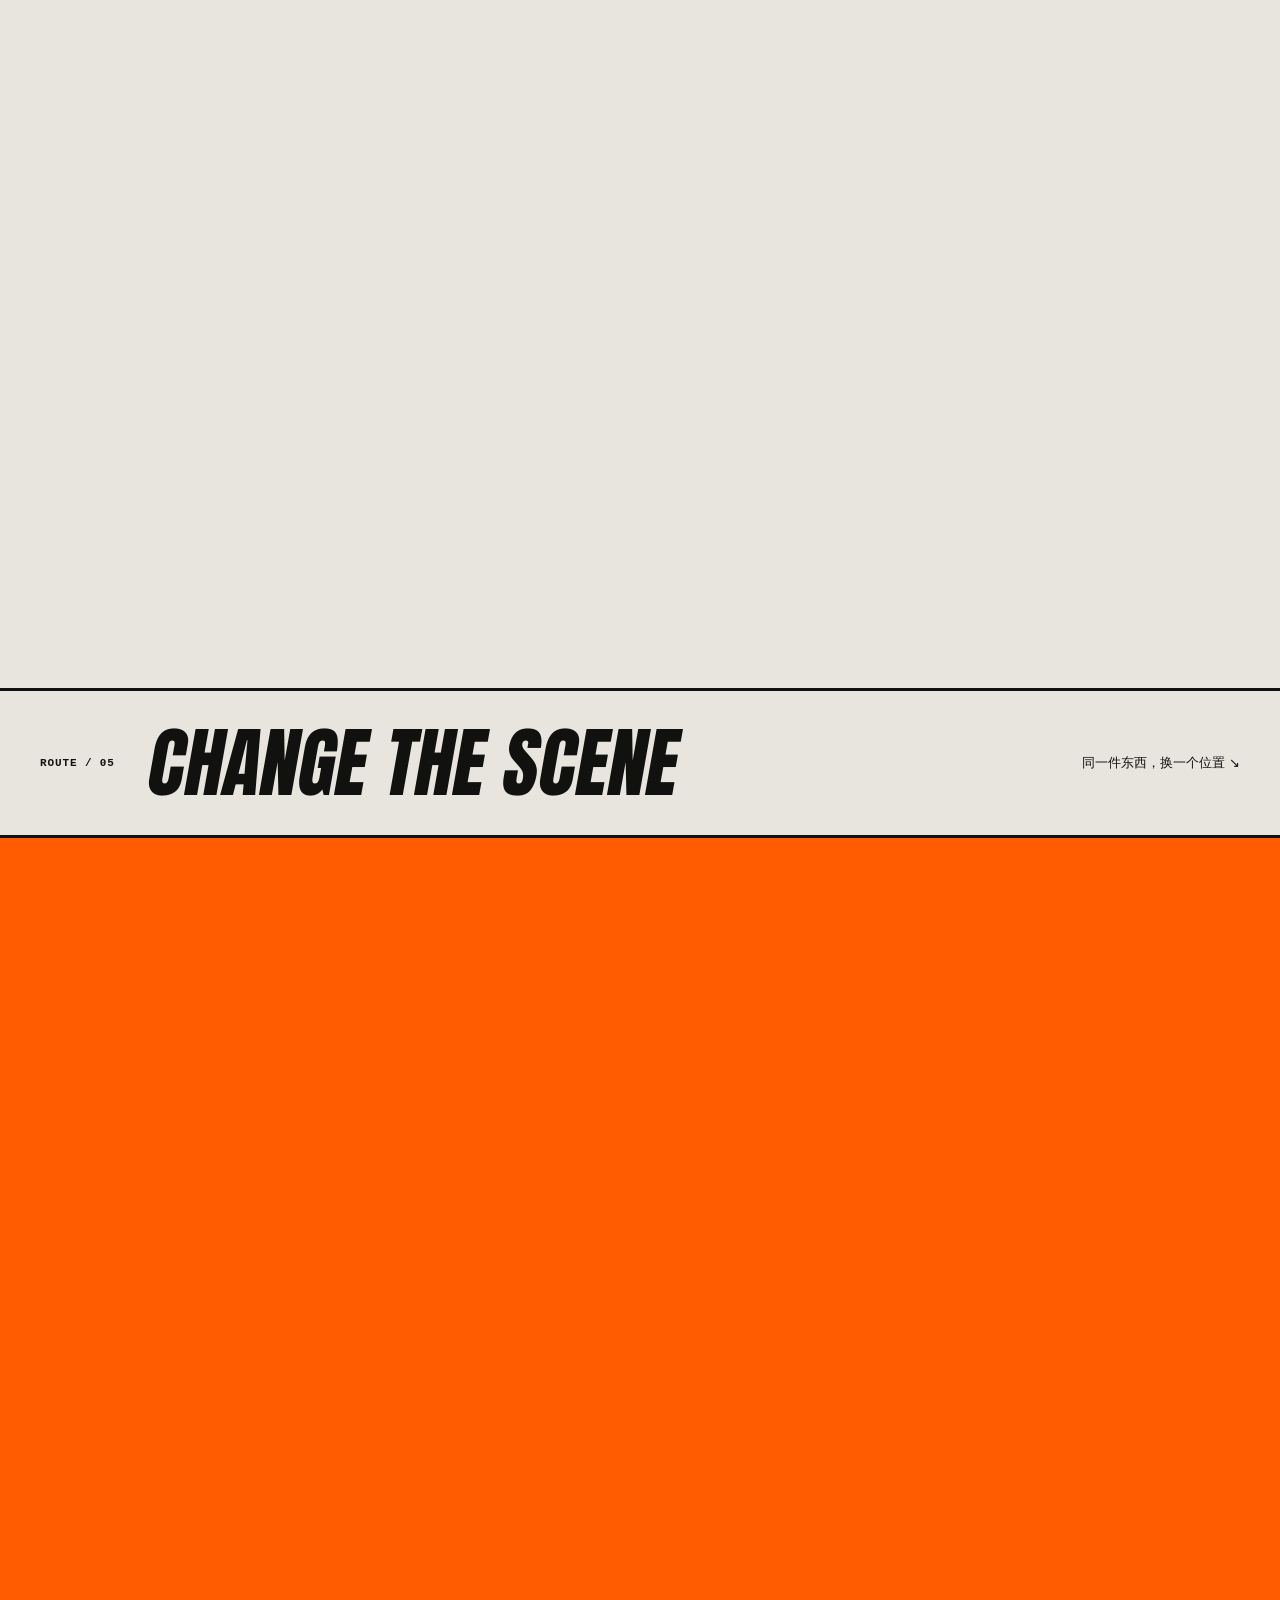
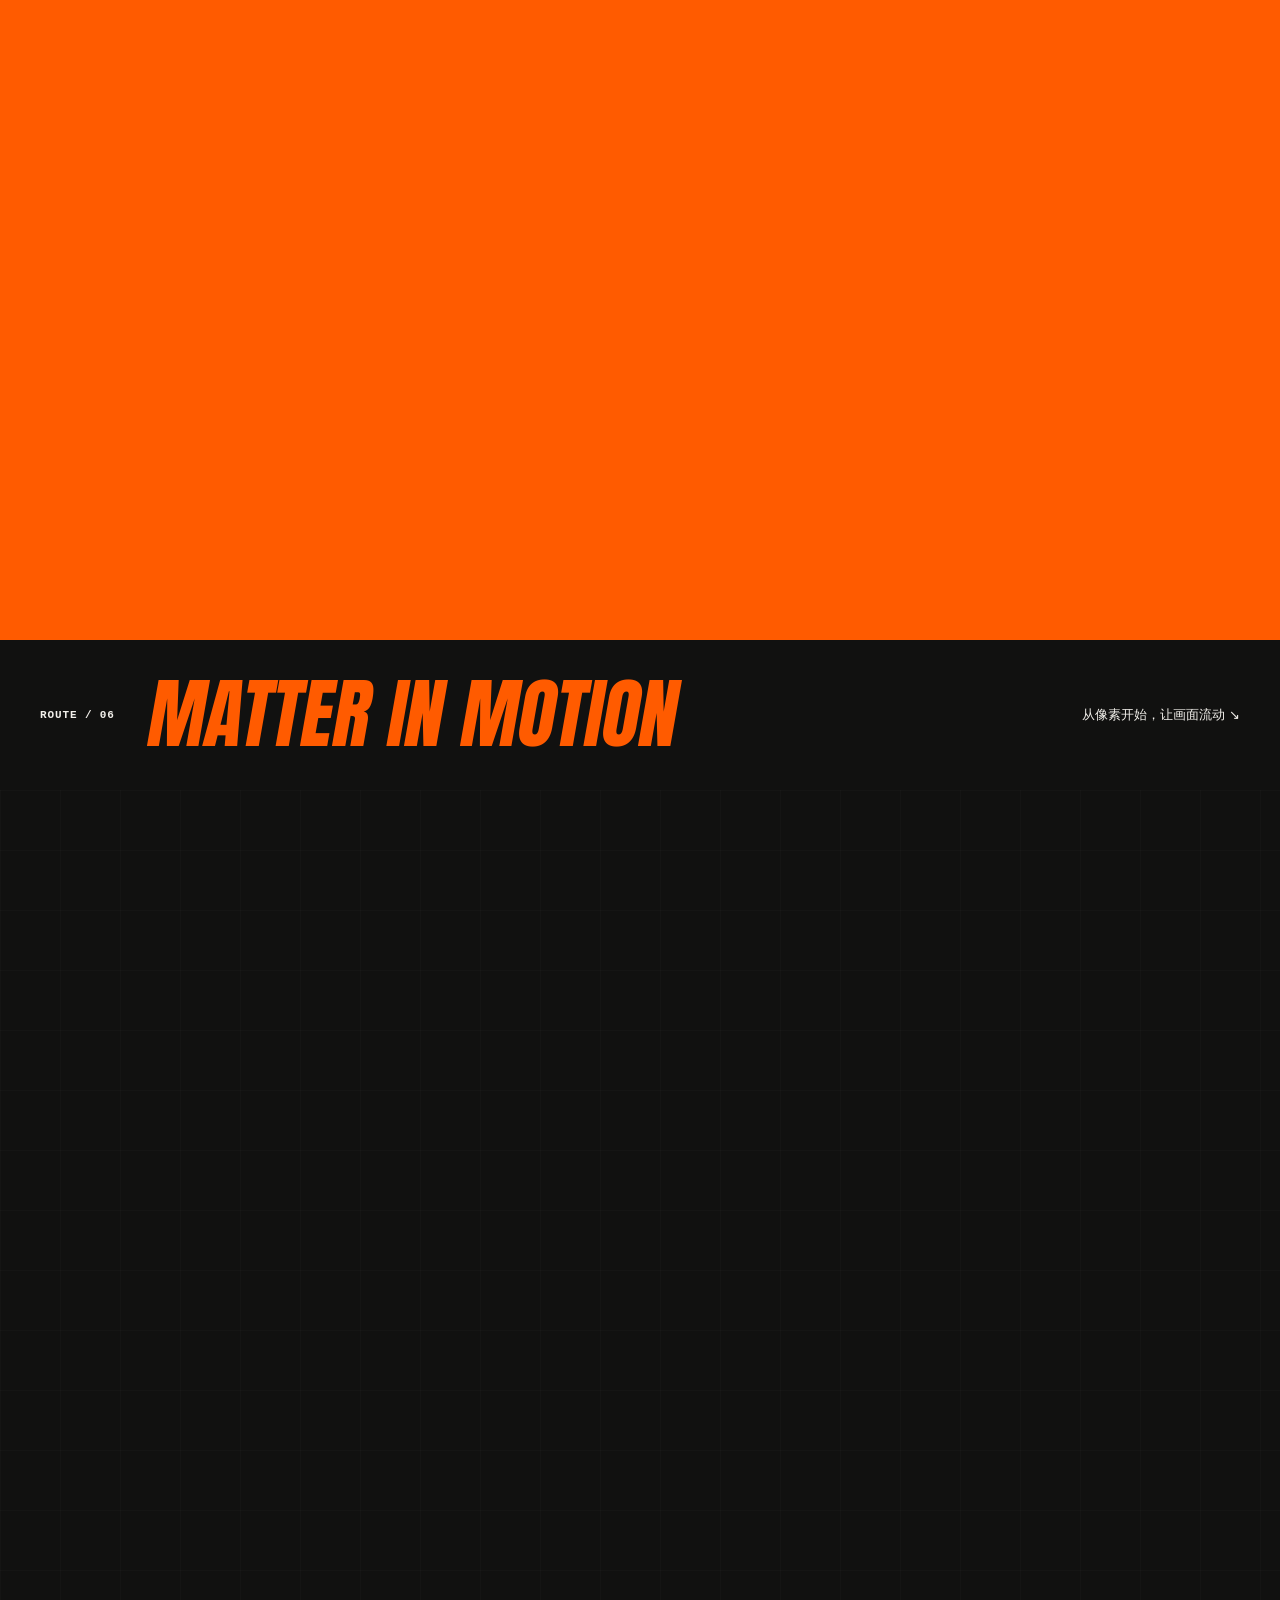
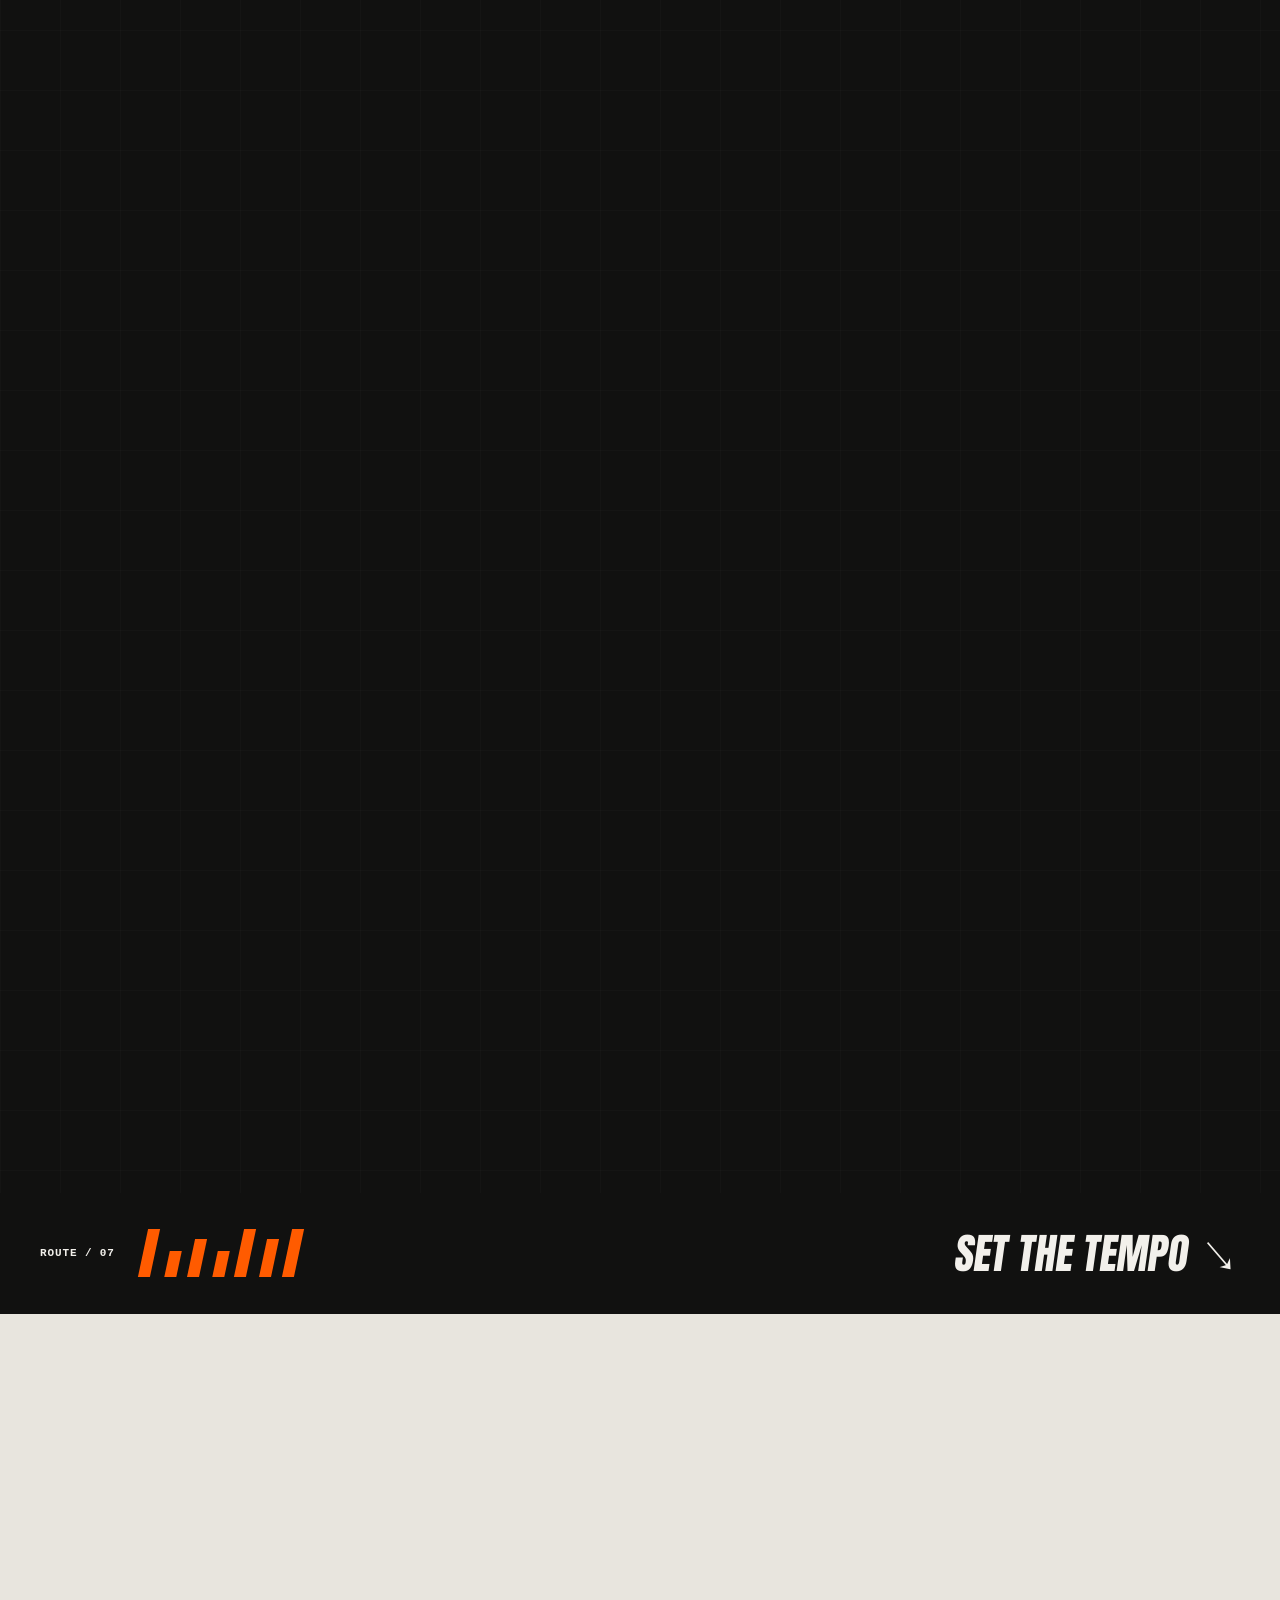
<file: proto/c3-city.html>
<!doctype html>
<html lang="zh-CN">
<head>
<meta charset="utf-8">
<meta name="viewport" content="width=device-width, initial-scale=1">
<title>动效图鉴 · 43 件可玩的网页动效</title>
<meta name="description" content="八个展厅，四十三件可玩的网页动效。亲手试、调整速度、认识原理，再复制准确的动效口令。">
<link rel="preload" href="../assets/fonts/Anton.woff2" as="font" type="font/woff2" crossorigin>
<link rel="preload" href="../assets/fonts/NotoSansSC-Hero.woff2" as="font" type="font/woff2" crossorigin>
<script>try{if(localStorage.getItem('motion-field-guide.welcomed')!=='yes'&&!location.search&&!location.hash)document.documentElement.classList.add('first-visit');}catch{document.documentElement.classList.add('first-visit');}</script>
<link rel="preload" as="image" href="../assets/city-web/guide-full-shadow-mobile.webp" media="(max-width:960px)" fetchpriority="high">
<link rel="preload" as="image" href="../assets/city-web/guide-full-shadow.webp" media="(min-width:961px)" fetchpriority="high">
<link rel="icon" href="../assets/city-mark.svg" type="image/svg+xml">
<style id="first-paint">@font-face { font-family: 'Anton'; src: url('../assets/fonts/Anton.woff2') format('woff2'); font-display: swap; } @font-face { font-family: 'Heavy SC'; src: url('../assets/fonts/NotoSansSC-Hero.woff2') format('woff2'); font-weight: 900; font-display: swap; unicode-range: U+0020-007E,U+3001,U+3002,U+4E00,U+4E09,U+4E0A,U+4E0B,U+4E0E,U+4E2A,U+4E48,U+4E86,U+4E9B,U+4EA4,U+4EB2,U+4EC0,U+4EE4,U+4EE5,U+4EF6,U+4EFD,U+4F1A,U+4F60,U+500D,U+5019,U+505A,U+505C,U+5148,U+5149,U+514B,U+5168,U+516B,U+5171,U+5173,U+5178,U+518D,U+51C6,U+521D,U+5230,U+5236,U+524D,U+52A8,U+52BF,U+5341,U+5385,U+539F,U+53BB,U+53D1,U+53E3,U+53EB,U+53EF,U+53F0,U+53F3,U+540D,U+5411,U+544A,U+5458,U+547C,U+54C7,U+559C,U+55E8,U+56DB,U+56DE,U+56FE,U+5728,U+573A,U+58F0,U+590D,U+5939,U+594F,U+597D,U+5B57,U+5B83,U+5B89,U+5BFC,U+5C31,U+5C40,U+5C55,U+5E27,U+5E76,U+5EA6,U+5F00,U+5F53,U+600E,U+60AC,U+60F3,U+611F,U+6162,U+6240,U+624B,U+6253,U+628A,U+62D6,U+62DB,U+6309,U+6311,U+63A7,U+64AD,U+6536,U+653E,U+6548,U+6574,U+6587,U+65F6,U+662F,U+6682,U+6709,U+672C,U+673A,U+679C,U+67D3,U+6807,U+683C,U+6A59,U+6B21,U+6B22,U+6B65,U+6BD4,U+6E05,U+6EDA,U+73A9,U+7406,U+7528,U+7684,U+770B,U+7728,U+773C,U+7740,U+77AC,U+77E5,U+77ED,U+786E,U+7A0B,U+7A7A,U+7A7F,U+7ED9,U+7F51,U+8005,U+8036,U+80FD,U+822A,U+8272,U+8282,U+85CF,U+89C8,U+89D2,U+89E3,U+8BA4,U+8BA9,U+8BB2,U+8BC6,U+8BC9,U+8BCD,U+8BD5,U+8C03,U+8DF3,U+8F6C,U+8FC7,U+8FD9,U+8FDB,U+901F,U+9053,U+90A3,U+90FD,U+91CC,U+9274,U+949F,U+94AE,U+95ED,U+95EE,U+95F4,U+97F3,U+9875,U+9996,U+9ED1,U+FF0C,U+FF1A; }  :root { --paper: #f2f0eb; --paper2: #e8e5de; --or: #ff5b00; --ink: #111110; --grey: #625f58; --spd: 1; color-scheme: light; --disp: 'Anton', 'Heavy SC', Impact, 'Arial Narrow', sans-serif; --heavy: 'Heavy SC', 'PingFang SC', 'Hiragino Sans GB', 'Microsoft YaHei', sans-serif; --sans: 'PingFang SC', 'Hiragino Sans GB', 'Microsoft YaHei', system-ui, sans-serif; --mono: ui-monospace, 'SF Mono', Menlo, monospace; } *, *::before, *::after { box-sizing: border-box; } html, body { margin: 0; } html { scroll-behavior: smooth; } body { background: var(--paper); color: var(--ink); font-family: var(--sans); -webkit-font-smoothing: antialiased; overflow-x: hidden; } ::selection { background: var(--or); color: var(--ink); } button { font: inherit; color: inherit; cursor: pointer; } .shake-screen { animation: screenShake calc(380ms / var(--spd)) cubic-bezier(.36,.07,.19,.97); } @keyframes screenShake { 20%{transform:translate(-6px,3px)} 40%{transform:translate(5px,-4px)} 60%{transform:translate(-4px,2px)} 80%{transform:translate(2px,-1px)} } .flash { position: fixed; inset: 0; background: #fff; z-index: 999; pointer-events: none; opacity: 0; } .halftone { background-image: radial-gradient(var(--ink) 1.3px, transparent 1.7px); background-size: 9px 9px; } .hazard { background: repeating-linear-gradient(-45deg, var(--or) 0 14px, var(--ink) 14px 28px); } .mono { font-family: var(--mono); font-size: 11px; font-weight: 700; letter-spacing: .08em; text-transform: uppercase; } .hud { position: fixed; top: 0; left: 0; right: 0; z-index: 80; display: flex; align-items: center; gap: 22px; padding: calc(14px + env(safe-area-inset-top, 0px)) 28px 14px; pointer-events: none; } .hud > * { pointer-events: auto; } .hud .logo { display: flex; align-items: center; gap: 10px; background: var(--ink); color: var(--paper); padding: 7px 12px 7px 10px; transform: skewX(-12deg); } .hud .logo > * { transform: skewX(12deg); } .hud .logo i { color: var(--or); font-style: normal; font-size: 15px; } .hud .logo { text-decoration: none; } .hud.is-scrolled { background: var(--paper); border-bottom: 2px solid var(--ink); } .hud-nav { display: flex; align-items: center; gap: 6px; } .hud-nav a { text-decoration: none; color: var(--ink); padding: 7px 9px; background: var(--paper); border: 1px solid transparent; } .hud-nav a:hover { border-color: var(--ink); } .hud-nav a[aria-current=location] { background: var(--ink); color: var(--or); } .speed-toggle { display: flex; gap: 6px; align-items: center; border: 2px solid var(--ink); background: var(--ink); color: var(--paper); padding: 5px 9px; font: 700 11px/1.4 var(--mono); white-space: nowrap; } .speed-toggle > span { color: var(--or); font-size: 13px; } .speed-toggle[aria-expanded=true] { background: var(--or); color: var(--ink); } .speed-toggle[aria-expanded=true] > span { color: var(--ink); } .speed-dock { position: fixed; top: 64px; right: 28px; z-index: 85; width: 320px; border: 2px solid var(--paper); box-shadow: 6px 6px 0 var(--or); } .speed-dock[hidden] { display: none; } .speed-scale { display: flex; justify-content: space-between; color: var(--grey); font-size: 9px; margin-top: 10px; } .speed-dock p { color: var(--grey); font: 12px/1.6 var(--sans); margin: 15px 0 0; } .hud .sp { flex: 1; } .hud .clock { font-variant-numeric: tabular-nums; } .sfx { display: flex; align-items: center; gap: 8px; background: var(--paper); border: 2px solid var(--ink); padding: 5px 10px; } .sfx .bars { display: flex; gap: 2px; align-items: flex-end; height: 12px; } .sfx .bars b { width: 3px; background: var(--ink); height: 12px; transform-origin: bottom; animation: eq .8s ease-in-out infinite alternate; } .sfx .bars b:nth-child(2) { animation-delay: -.3s; } .sfx .bars b:nth-child(3) { animation-delay: -.6s; } @keyframes eq { from { transform: scaleY(.25); } to { transform: scaleY(1); } } .sfx.off .bars b { animation: none; height: 3px; background: var(--grey); } .hero { position: relative; min-height: 100vh; overflow: hidden; display: grid; grid-template-columns: 1.15fr 1fr; padding: 96px 28px 140px; } .hero .ht { position: absolute; right: 0; top: 0; width: 70vw; height: 100%; opacity: .2; -webkit-mask-image: radial-gradient(circle at 100% 10%, #000, transparent 65%); mask-image: radial-gradient(circle at 100% 10%, #000, transparent 65%); } .hero .grid { position: absolute; inset: 0; background-image: linear-gradient(rgba(17,17,16,.06) 1px, transparent 1px), linear-gradient(90deg, rgba(17,17,16,.06) 1px, transparent 1px); background-size: 64px 64px; } .big-no { position: absolute; right: 2vw; top: 6vh; font-family: var(--disp); font-size: 34vw; line-height: .8; color: transparent; -webkit-text-stroke: 2px rgba(17,17,16,.12); pointer-events: none; } .left { position: relative; z-index: 5; align-self: center; } .kicker { display: inline-flex; gap: 12px; align-items: center; margin-bottom: 18px; } .kicker .tag { background: var(--or); color: var(--ink); padding: 4px 9px; } .t1 { font-family: var(--disp); font-size: clamp(90px, 13.5vw, 230px); line-height: .82; margin: 0; letter-spacing: -.01em; transform: skewX(-8deg); transform-origin: left bottom; } .t1 span { display: inline-block; transform: translateY(110%); animation: up calc(900ms / var(--spd)) cubic-bezier(.2,.9,.2,1) forwards; } .t2 { display: inline-flex; align-items: center; gap: 22px; margin-top: 10px; background: var(--or); padding: 6px 28px 10px 18px; transform: skewX(-12deg) translateX(-140%); animation: slideIn calc(800ms / var(--spd)) cubic-bezier(.2,.9,.2,1) calc(250ms / var(--spd)) forwards; box-shadow: 10px 10px 0 var(--ink); } .t2 > * { transform: skewX(12deg); } .t2 b { font-family: var(--heavy); font-weight: 900; font-size: clamp(64px, 8.5vw, 140px); line-height: 1.05; color: var(--ink); } .t2 small { font-family: var(--disp); font-size: clamp(18px, 1.6vw, 26px); line-height: 1.1; color: var(--paper); } @keyframes up { to { transform: none; } } @keyframes slideIn { to { transform: skewX(-12deg) translateX(0); } } .lead { font-size: clamp(16px, 1.4vw, 21px); font-weight: 600; margin: 40px 0 30px; max-width: 30em; line-height: 1.6; } .lead em { font-style: normal; background: linear-gradient(transparent 58%, rgba(255,91,0,.45) 58%); } .start { position: relative; display: inline-flex; align-items: center; gap: 18px; border: 0; background: var(--ink); color: var(--paper); padding: 20px 34px 20px 28px; transform: skewX(-12deg); box-shadow: 8px 8px 0 var(--or); transition: transform calc(120ms / var(--spd)), box-shadow calc(120ms / var(--spd)); } .start > * { transform: skewX(12deg); } .start .k { font-family: var(--disp); font-size: 30px; letter-spacing: .04em; } .start .tri { width: 0; height: 0; border-left: 14px solid var(--or); border-block: 9px solid transparent; animation: blink 1s steps(2) infinite; } .start:hover { transform: skewX(-12deg) translate(-3px, -3px); box-shadow: 11px 11px 0 var(--or); } .start:active { transform: skewX(-12deg) translate(8px, 8px); box-shadow: 0 0 0 var(--or); } @keyframes blink { 50% { opacity: 0; } } .start-hint { display: block; margin-top: 16px; color: var(--grey); } .right { position: relative; z-index: 4; } .guide { position: absolute; right: -2vw; bottom: -140px; height: 96vh; max-height: 1000px; will-change: transform; } .guide img { height: 100%; width: auto; display: block; } .stripe-block { position: absolute; right: 8vw; top: 12vh; width: 26vw; height: 52vh; transform: skewX(-12deg); opacity: .95; } .badge { position: absolute; left: 0; top: 4vh; width: 150px; height: 150px; animation: spin calc(16s / var(--spd)) linear infinite; z-index: 6; } .badge circle { fill: var(--or); } .badge text { font-family: var(--disp); font-size: 13.5px; letter-spacing: 2.6px; fill: var(--ink); } @keyframes spin { to { transform: rotate(360deg); } } .sticker { position: absolute; z-index: 7; background: var(--paper); border: 2px solid var(--ink); padding: 6px 10px; box-shadow: 4px 4px 0 var(--ink); } .barcode { height: 34px; width: 120px; background: repeating-linear-gradient(90deg, var(--ink) 0 2px, transparent 2px 4px, var(--ink) 4px 5px, transparent 5px 8px, var(--ink) 8px 11px, transparent 11px 13px); } @media(max-width:960px){.hud{padding:10px 16px;gap:12px}.hud .mid,.hud .clock{display:none}.hero{grid-template-columns:1fr;padding:90px 16px 120px}.right{height:92vh;margin-top:24px}.guide{height:88vh;left:0;right:0;bottom:60px;display:flex;justify-content:center}.stripe-block{width:52vw;right:4vw;top:6vh}.t2 b{font-size:15vw}.t2{gap:14px;padding-right:18px}.badge{width:96px;height:96px}} @media(max-width:1280px){.hud .mid{display:none}} @media(max-width:760px){.hud{padding:calc(10px + env(safe-area-inset-top,0px)) 16px 10px;gap:8px;flex-wrap:wrap}.hud .logo{font-size:9px;letter-spacing:.045em;gap:7px;padding-right:9px}.hud .sfx{font-size:9px;gap:5px;padding:5px 7px}.speed-toggle{font-size:10px;padding:5px 7px}.speed-toggle>span{display:none}.hud .sp{flex:1;min-width:0}.hud-nav{display:none;order:10;width:100%}.t1 span{animation-duration:500ms}.t2{animation-duration:420ms;animation-delay:120ms}} .dialog:not(.show){visibility:hidden;content-visibility:hidden}.hall,.collect{content-visibility:auto;contain-intrinsic-size:auto 1900px} @media(prefers-reduced-motion:reduce){*,*::before,*::after{animation-duration:.01ms!important;animation-iteration-count:1!important;transition-duration:.01ms!important}.t1 span{transform:none}.t2{transform:skewX(-12deg)}.badge,.sfx .bars b,.start .tri{animation:none!important}}</style>
<link rel="stylesheet" href="c3/core.css" media="print" onload="this.media='all'">
<noscript><link rel="stylesheet" href="c3/core.css"></noscript>
<link rel="stylesheet" href="c3/halls.css" media="print" onload="this.media='all'">
<noscript><link rel="stylesheet" href="c3/halls.css"></noscript>
<link rel="stylesheet" href="c3/phase2.css" media="print" onload="this.media='all'">
<noscript><link rel="stylesheet" href="c3/phase2.css"></noscript>
<link rel="stylesheet" href="c3/phase3.css" media="print" onload="this.media='all'">
<noscript><link rel="stylesheet" href="c3/phase3.css"></noscript>
<link rel="stylesheet" href="c3/phase4.css" media="print" onload="this.media='all'">
<noscript><link rel="stylesheet" href="c3/phase4.css"></noscript>
<link rel="stylesheet" href="c3/phase5.css">
</head>
<body>
  <div class="flash" id="flash"></div>

  <header class="hud mono">
    <a class="logo" href="#top" aria-label="回到首页"><i>✳</i><span>Motion // Field Guide</span></a>
    <span class="mid">Halls 08 / 08 · Exhibits 43</span>
    <nav class="hud-nav" aria-label="展厅导航"><a href="#hall">01 按钮</a><a href="#hall-cursor">02 光标</a><a href="#hall-text">03 文字</a><a href="#hall-scroll">04 滚动</a><a href="#hall-transition">05 转场</a><a href="#hall-shader">06 着色</a><a href="#hall-timing">07 节奏</a><a href="#hall-gesture">08 手势</a><a href="#collection" aria-label="收藏进度">收藏 ↗</a></nav>
    <span class="sp"></span>
    <span class="clock" id="clock">00:00:00</span>
    <button class="speed-toggle" id="speed-toggle" aria-label="调整全局速度，当前 1.00 倍" aria-expanded="false" aria-controls="speed-dock"><span aria-hidden="true">↯</span><b id="hudSpd">1.00x</b></button>
    <button class="sfx mono" id="sfx" aria-pressed="true"><span class="bars"><b></b><b></b><b></b></span><span id="sfxLbl">SFX ON</span></button>
  </header>
  <div class="speed-dock speed mono" id="speed-dock" hidden>
    <div class="speed-top"><span>播放控制台 Playback</span><b id="dockSpd">1.00x</b></div>
    <div class="segs" id="dock-segs" role="radiogroup" aria-label="全局动效速度"></div>
    <div class="speed-scale"><span>0.10x</span><span>1.00x</span><span>2.00x</span></div>
    <div class="playback-keys"><button id="play-pause" aria-pressed="false">Ⅱ 暂停</button><button id="play-slow">0.1x 慢放</button><button id="play-step" aria-label="暂停并前进一帧">一步 / 1帧 ↦</button></div><div class="playback-state" id="play-state" role="status">PLAYING / ALL HALLS</div><p>所有动效共用一个时钟。<br>空格暂停 · 暂停时按 . 前进一帧</p>
  </div>

  <main id="app">
  <section class="hero" id="top">
    <div class="grid"></div>
    <div class="ht halftone"></div>
    <div class="big-no">01</div>

    <div class="left" data-px="-.3">
      <div class="kicker mono"><span class="tag">Vol.01</span><span>网页动效图鉴 · 2026</span></div>
      <h1 class="t1"><span>Motion</span></h1>
      <div class="t2"><b>动效图鉴</b><small>Field<br>Guide</small></div>
      <p class="lead">网页上那些让你“哇”一声的瞬间，都有名字。<br><em>按一下、拖一下、悬停一下</em>，导览员会告诉你它叫什么、怎么做的。</p>
      <button class="start" id="start"><span class="tri"></span><span class="k">Press Start</span></button>
      <span class="start-hint mono">▸ 按下去试试 · 有音效</span>
      <aside id="first-visit" class="welcome" aria-label="导览员的初次问候">
        <img width="56" height="56" src="../assets/city-web/guide-bust.webp" alt="导览员眨眼打招呼" decoding="async">
        <div><span class="mono welcome-name">✳ 导览员 / HEY, FIRST TIME?</span><p>嗨，这里是一本能亲手玩的动效词典。<br>按一下、拖一下，先试你喜欢的效果。<br>想看清过程，可以在右上角慢放。<br>调好了就复制口令，把这份手感交给开发者。</p><div class="welcome-actions"><button class="welcome-play">知道了，去试试 ↗</button><button class="welcome-skip">跳过</button></div></div>
      </aside>
    </div>

    <div class="right">
      <div class="stripe-block hazard" data-px=".25"></div>
      <svg class="badge" viewBox="0 0 150 150" aria-hidden="true">
        <defs><path id="circ" d="M75,75 m-56,0 a56,56 0 1,1 112,0 a56,56 0 1,1 -112,0"/></defs>
        <circle cx="75" cy="75" r="74"/>
        <text><textPath href="#circ">Motion ✳ Field Guide ✳ Vol.01 ✳ 2026 ✳</textPath></text>
      </svg>
      <div class="guide" id="guide" data-px=".6"><picture><source media="(max-width:960px)" srcset="../assets/city-web/guide-full-shadow-mobile.webp"><img decoding="async" width="885" height="1318" fetchpriority="high" src="../assets/city-web/guide-full-shadow.webp" alt="导览员：黑色短发与橙色挑染，穿安全橙机能夹克，向你眨眼比耶" onerror="this.parentNode.style.display='none'"></picture></div>
      <div class="sticker mono" style="right:30vw;bottom:24vh" data-px=".9">Hover me ↘</div>
      <div class="sticker" style="right:3vw;top:14vh;padding:8px" data-px="1.1"><div class="barcode"></div><div class="mono" style="font-size:9px;margin-top:4px">MLX-0001-2026</div></div>
    </div>
  </section>

  <div class="tapes">
    <div class="tape a"><div class="track" data-dir="-1"></div></div>
    <div class="tape b"><div class="track" data-dir="1"></div></div>
  </div>

  <section class="hall" id="hall">
    <div class="hall-head">
      <span class="no">01</span>
      <h2>按钮展厅<small>Hall 01 · Press · 12 Exhibits</small></h2>
      <div class="speed mono">
        <div class="speed-top"><span>动效速度 Speed</span><b id="spdVal">1.00x</b></div>
        <div class="segs" id="segs" role="radiogroup" aria-label="全局动效速度"></div>
      </div>
    </div>
    <div class="cards" id="cards"></div><div class="extra-grid button-extras" data-module="extras"><article class="card exhibit " data-k="tilt"><header class="mono"><span class="n">Nº15</span><span class="sp">3D Tilt</span><span>LIVE / 15</span></header><div class="demo-stage tilt-stage"><button class="tilt-object"><span class="mono">Depth / 03</span><b>STAY<br>IN PLAY.</b><i>↗</i></button></div><div class="demo-tools"><span class="mono demo-readout">3D Tilt</span><button class="demo-play mono" data-play>再玩一次 ↗</button></div><footer><b>三维倾斜</b><em>3D Tilt</em><button class="q mono" aria-label="了解三维倾斜">?</button></footer></article><article class="card exhibit " data-k="toggle"><header class="mono"><span class="n">Nº16</span><span class="sp">Toggle</span><span>LIVE / 16</span></header><div class="demo-stage toggle-stage"><div class="toggle-demo"><span class="mono">Signal control</span><button class="toggle-object" role="switch" aria-checked="false" aria-label="信号开关"><i></i></button><b class="toggle-label">OFFLINE</b></div></div><div class="demo-tools"><span class="mono demo-readout">Toggle</span><button class="demo-play mono" data-play>再玩一次 ↗</button></div><footer><b>开关切换</b><em>Toggle</em><button class="q mono" aria-label="了解开关切换">?</button></footer></article><article class="card exhibit " data-k="submit"><header class="mono"><span class="n">Nº17</span><span class="sp">Submit State</span><span>LIVE / 17</span></header><div class="demo-stage submit-stage"><button class="submit-object"><i></i><span>提交存档 ↗</span></button><span class="stage-label mono">Idle → Loading → Success</span></div><div class="demo-tools"><span class="mono demo-readout">Submit State</span><button class="demo-play mono" data-play>再玩一次 ↗</button></div><footer><b>提交状态</b><em>Submit State</em><button class="q mono" aria-label="了解提交状态">?</button></footer></article></div>
  </section>

  <div class="district-entry" aria-hidden="true"><span class="mono">Route 01 → 02</span><b>Follow the cursor</b><span class="entry-arrow">↘</span></div>

  <section class="hall cursor-hall" id="hall-cursor" aria-labelledby="cursor-title">
    <div class="hall-head">
      <span class="no">02</span>
      <h2 id="cursor-title">光标展厅<small>Hall 02 · Cursor · 5 Exhibits</small></h2>
      <p class="hall-note">把鼠标变成力、轨迹和光。<br><span class="mono">X-RAY ON → 看见原理</span></p>
    </div>
    <div class="cursor-grid">
      <article class="card lab-card" data-k="magnetic">
        <header class="mono"><span class="n">Nº10</span><span class="sp">FIELD / 01</span><button class="xray-toggle" aria-pressed="false">透视 X-RAY</button></header>
        <div class="lab-stage magnetic-stage" tabindex="0" aria-label="磁吸演示，移动鼠标或点击空白区域">
          <span class="stage-label mono">Attraction field</span><span class="stage-corner mono">＋</span>
          <span class="magnetic-origin" aria-hidden="true"></span>
          <button class="magnetic-target" aria-label="试玩磁吸"><span>Come closer<i>↗</i></span></button>
          <canvas class="xray-canvas" aria-hidden="true"></canvas>
          <span class="stage-instruction">靠近一点，让按钮追过来。<small>手机轻点空白处</small></span>
        </div>
        <div class="lab-controls" data-controls="magnetic"></div>
        <footer><b>磁吸</b><em>Magnetic</em><button class="q mono" aria-label="了解磁吸">?</button></footer>
      </article>

      <article class="card lab-card" data-k="trail">
        <header class="mono"><span class="n">Nº11</span><span class="sp">TRACE / 02</span><button class="xray-toggle" aria-pressed="false">透视 X-RAY</button></header>
        <div class="lab-stage trail-stage" tabindex="0" aria-label="图片拖尾演示，划过鼠标或点击">
          <span class="stage-label mono">Distance → image</span><span class="stage-corner mono">＋</span>
          <div class="trail-title" aria-hidden="true">Leave<br>a trace.</div>
          <div class="trail-preview" aria-hidden="true"><img decoding="async" loading="lazy" width="720" height="899" src="../assets/web/motion-01.jpg" alt=""><img decoding="async" loading="lazy" width="720" height="899" src="../assets/web/motion-03.jpg" alt=""><img decoding="async" loading="lazy" width="720" height="899" src="../assets/web/motion-05.jpg" alt=""></div>
          <div class="trail-layer"></div><canvas class="xray-canvas" aria-hidden="true"></canvas>
          <span class="stage-instruction">划过展柜，留下一串瞬间。<small>手机轻点，展开图片</small></span>
        </div>
        <div class="lab-controls" data-controls="trail"></div>
        <footer><b>图片拖尾</b><em>Image Trail</em><button class="q mono" aria-label="了解图片拖尾">?</button></footer>
      </article>

      <article class="card lab-card spotlight-card" data-k="spotlight">
        <header class="mono"><span class="n">Nº12</span><span class="sp">SEARCH / 03</span><button class="xray-toggle" aria-pressed="false">透视 X-RAY</button></header>
        <div class="spotlight-layout">
          <div class="lab-stage spotlight-stage" tabindex="0" aria-label="聚光灯演示，移动鼠标或点击寻找隐藏内容">
            <div class="spot-dark" aria-hidden="true"><span class="mono">Signal concealed / 03</span><b>Search<br>the signal.</b><span class="spot-scanline"></span></div>
            <div class="spot-lit"><span class="mono">Signal found / 03</span><div class="hidden-poster"><i aria-hidden="true">✳</i><b>Hidden in<br>plain sight.</b></div><div class="hidden-labels mono"><span>01 / 遮罩</span><span>02 / 插值</span><span>03 / 光的范围</span></div></div>
            <canvas class="xray-canvas" aria-hidden="true"></canvas>
            <span class="stage-instruction">用光，找出暗处的内容。<small>手机轻点，让光移动</small></span>
          </div>
          <div class="spotlight-console"><div class="console-title mono"><i>●</i> Light control</div><p>内容一直都在。<br>只让光照到的部分显现。</p><div class="lab-controls" data-controls="spotlight"></div><button class="lab-replay mono" data-replay="spotlight">移动光源 ↗</button></div>
        </div>
        <footer><b>聚光灯遮罩</b><em>Spotlight Reveal</em><button class="q mono" aria-label="了解聚光灯遮罩">?</button></footer>
      </article>
    </div>
<div class="extra-grid" data-module="extras"><article class="card exhibit " data-k="custom"><header class="mono"><span class="n">Nº18</span><span class="sp">Custom Cursor</span><span>LIVE / 18</span></header><div class="demo-stage custom-stage"><div class="cursor-poster"><b>OTHER<br>SIDE.</b><div></div><i class="custom-pointer">↗<small>Explore</small></i></div><span class="stage-label mono">Difference / 混合反色</span></div><div class="demo-tools"><span class="mono demo-readout">Custom Cursor</span><button class="demo-play mono" data-play>再玩一次 ↗</button></div><footer><b>自定义光标</b><em>Custom Cursor</em><button class="q mono" aria-label="了解自定义光标">?</button></footer></article><article class="card exhibit " data-k="ink"><header class="mono"><span class="n">Nº19</span><span class="sp">Cursor Trail</span><span>LIVE / 19</span></header><div class="demo-stage ink-stage"><canvas class="ink-canvas" aria-hidden="true"></canvas><b class="ink-title">Make<br>your mark.</b><span class="stage-label mono">惯性轨迹 / 划过或轻点</span></div><div class="demo-tools"><span class="mono demo-readout">Cursor Trail</span><button class="demo-play mono" data-play>再玩一次 ↗</button></div><footer><b>光标跟随墨迹</b><em>Cursor Trail</em><button class="q mono" aria-label="了解光标跟随墨迹">?</button></footer></article></div>
  </section>

  <div class="type-crossing" aria-hidden="true"><div class="crossing-stripes"></div><span class="mono">Next block / Hall 03</span><b>Aa ↗</b><span class="mono">文字也有出场顺序。</span></div>

  <section class="hall text-hall" id="hall-text" aria-labelledby="text-title">
    <div class="hall-head">
      <span class="no">03</span>
      <h2 id="text-title">文字展厅<small>Hall 03 · Type · 5 Exhibits</small></h2>
      <p class="hall-note">同一句话，换一种出场方式。<br><span class="mono">Edit → Replay → Copy</span></p>
    </div>
    <div class="text-grid">
      <article class="card type-card" data-k="split">
        <header class="mono"><span class="n">Nº13</span><span class="sp">TYPE / 01</span><span class="how">Replay</span></header>
        <div class="type-stage split-stage">
          <span class="stage-label mono">One character at a time</span><div class="split-ghost" aria-hidden="true">Aa</div>
          <div class="split-lines" aria-label="每个瞬间 都有名字"></div>
          <div class="type-stage-bottom"><span class="mono type-status">Ready / 08 characters</span><button class="type-play mono" aria-label="播放逐字错落">播放 ↗</button></div>
        </div>
        <div class="type-edit"><label for="split-input">试一句话</label><input id="split-input" type="text" value="每个瞬间 都有名字" maxlength="24" spellcheck="false" autocomplete="off" aria-describedby="split-hint"><span class="mono" id="split-hint">空格换行</span></div>
        <div class="lab-controls type-controls" data-controls="split"></div>
        <div class="type-timeline"><span class="mono">Stagger</span><div class="progress-bars" aria-hidden="true"></div><output class="mono">00 / 08</output></div>
        <footer><b>逐字错落</b><em>Split Text Stagger</em><button class="q mono" aria-label="了解逐字错落">?</button></footer>
      </article>

      <article class="card type-card" data-k="scramble">
        <header class="mono"><span class="n">Nº14</span><span class="sp">TYPE / 02</span><span class="how">Replay</span></header>
        <div class="type-stage scramble-stage">
          <span class="stage-label mono"><i>●</i> Signal locked</span><span class="decode-mark mono" aria-hidden="true">[ A—Z ]</span>
          <div class="scramble-lines" aria-label="MOTION LEXICON"></div>
          <div class="type-stage-bottom"><span class="mono type-status">Ready / 13 characters</span><button class="type-play mono" aria-label="播放乱码解码">解码 ↗</button></div>
        </div>
        <div class="type-edit"><label for="scramble-input">换个词</label><input id="scramble-input" type="text" value="MOTION LEXICON" maxlength="24" spellcheck="false" autocomplete="off" aria-describedby="scramble-hint"><span class="mono" id="scramble-hint">A—Z / 0—9</span></div>
        <div class="lab-controls type-controls" data-controls="scramble"></div>
        <div class="type-timeline"><span class="mono">Locked</span><div class="progress-bars" aria-hidden="true"></div><output class="mono">13 / 13</output></div>
        <footer><b>乱码解码</b><em>Scramble</em><button class="q mono" aria-label="了解乱码解码">?</button></footer>
      </article>
    </div>
<div class="extra-grid type-extras" data-module="extras"><article class="card exhibit " data-k="wave"><header class="mono"><span class="n">Nº20</span><span class="sp">Variable Font Wave</span><span>LIVE / 20</span></header><div class="demo-stage wave-stage"><div class="wave-word" aria-label="MOTION"><span style="--i:0">M</span><span style="--i:1">O</span><span style="--i:2">T</span><span style="--i:3">I</span><span style="--i:4">O</span><span style="--i:5">N</span></div><span class="stage-label mono">Weight 100 → 900</span></div><div class="demo-tools"><span class="mono demo-readout">Variable Font Wave</span><button class="demo-play mono" data-play>再玩一次 ↗</button></div><footer><b>字重波浪</b><em>Variable Font Wave</em><button class="q mono" aria-label="了解字重波浪">?</button></footer></article><article class="card exhibit " data-k="mask"><header class="mono"><span class="n">Nº21</span><span class="sp">Text Mask Reveal</span><span>LIVE / 21</span></header><div class="demo-stage mask-stage"><div class="mask-word"><b>IN<br>MOTION.</b><b aria-hidden="true">IN<br>MOTION.</b></div><span class="stage-label mono">Clip → Fill</span></div><div class="demo-tools"><span class="mono demo-readout">Text Mask Reveal</span><button class="demo-play mono" data-play>再玩一次 ↗</button></div><footer><b>文字遮罩填充</b><em>Text Mask Reveal</em><button class="q mono" aria-label="了解文字遮罩填充">?</button></footer></article><article class="card exhibit " data-k="typewriter"><header class="mono"><span class="n">Nº22</span><span class="sp">Typewriter</span><span>LIVE / 22</span></header><div class="demo-stage typewriter-stage"><div class="writer-word"><span></span><i></i></div><span class="stage-label mono">字符间隔 65ms</span></div><div class="demo-tools"><span class="mono demo-readout">Typewriter</span><button class="demo-play mono" data-play>再玩一次 ↗</button></div><footer><b>打字机</b><em>Typewriter</em><button class="q mono" aria-label="了解打字机">?</button></footer></article></div>
  </section>

<div class="p2-crossing crossing-4" aria-hidden="true"><span class="mono">Route / 04</span><b>KEEP MOVING</b><span>向下滚动，画面往前走 ↘</span></div><section class="hall scroll-hall" id="hall-scroll" data-module="scroll"><div class="hall-head"><span class="no">04</span><h2>滚动展厅<small>Hall 04 · Scroll · 5 Exhibits</small></h2><p class="hall-note">你的滚轮，就是时间轴。<br><span class="mono">Play → Understand → Copy</span></p></div><div class="scroll-grid"><article class="card exhibit scroll-feature" data-k="parallax"><header class="mono"><span class="n">Nº23</span><span class="sp">Parallax</span><span>LIVE / 23</span></header><div class="demo-stage parallax-stage"><span class="stage-label mono">Layer 01 / 0.15 · 02 / 0.45 · 03 / 0.90</span><div class="city-back city-layer"><span>远</span><i></i><i></i><i></i><i></i></div><b class="city-type city-layer">CITY<br>IN MOTION</b><div class="city-front city-layer"><b>04</b><span class="mono">NEAR / 街区观察站 ↗</span></div></div><div class="demo-tools"><span class="mono demo-readout">Parallax</span><button class="demo-play mono" data-play>演示视差 ↗</button></div><footer><b>视差</b><em>Parallax</em><button class="q mono" aria-label="了解视差">?</button></footer></article><article class="card exhibit pin-card" data-k="pinned"><header class="mono"><span class="n">Nº24</span><span class="sp">Pinned Scroll</span><span>LIVE / 24</span></header><div class="pin-route"><div class="pin-backdrop" aria-hidden="true"><span class="mono">SCROLL = TIME</span><b>STAY<br>HERE.</b><div class="hazard"></div><span class="mono">03 CHAPTERS / SCROLL ↓</span></div><div class="demo-stage pinned-stage"><span class="stage-label mono">Scroll to advance / 钉住现场</span><div class="pin-poster"><span class="mono pin-chapter">01 / Approach</span><b class="pin-title">走进<br>街区。</b><i>↘</i></div><div class="pin-steps"><i></i><i></i><i></i></div></div><ol class="pin-route-notes"><li><span class="mono">01 / APPROACH</span><b>走进街区。</b><p>画面钉住，滚动开始变成时间。</p><i>↘</i></li><li><span class="mono">02 / OBSERVE</span><b>停下看一眼。</b><p>位置不动，让内容进入下一幕。</p><i>◎</i></li><li><span class="mono">03 / CONTINUE</span><b>带着灵感走。</b><p>时间轴走完，画面跟着页面离开。</p><i>↗</i></li></ol></div><div class="demo-tools"><span class="mono demo-readout">Pinned Scroll</span><button class="demo-play mono" data-play>推进一幕 ↗</button></div><footer><b>钉住滚动</b><em>Pinned Scroll</em><button class="q mono" aria-label="了解钉住滚动">?</button></footer></article><article class="card exhibit " data-k="horizontal"><header class="mono"><span class="n">Nº25</span><span class="sp">Horizontal Scroll</span><span>LIVE / 25</span></header><div class="demo-stage horizontal-stage"><span class="stage-label mono">Vertical input → Horizontal output</span><div class="horizontal-track"><div><img decoding="async" loading="lazy" width="720" height="899" src="../assets/web/motion-01.jpg" alt="街区瞬间 1"><span class="mono">Frame / 01</span><b>PASS</b></div><div><img decoding="async" loading="lazy" width="720" height="899" src="../assets/web/motion-02.jpg" alt="街区瞬间 2"><span class="mono">Frame / 02</span><b>THROUGH</b></div><div><img decoding="async" loading="lazy" width="720" height="899" src="../assets/web/motion-03.jpg" alt="街区瞬间 3"><span class="mono">Frame / 03</span><b>THE</b></div><div><img decoding="async" loading="lazy" width="720" height="899" src="../assets/web/motion-04.jpg" alt="街区瞬间 4"><span class="mono">Frame / 04</span><b>CITY</b></div></div></div><div class="demo-tools"><span class="mono demo-readout">Horizontal Scroll</span><button class="demo-play mono" data-play>向右推进 ↗</button></div><footer><b>横向滚动</b><em>Horizontal Scroll</em><button class="q mono" aria-label="了解横向滚动">?</button></footer></article><article class="card exhibit " data-k="reveal"><header class="mono"><span class="n">Nº26</span><span class="sp">Scroll Reveal</span><span>LIVE / 26</span></header><div class="demo-stage reveal-stage"><span class="stage-label mono">Progress → clip / 向下滚动</span><div class="reveal-underlay" aria-hidden="true"><span class="mono">HIDDEN / NOT ABSENT</span><b>LOOK<br>CLOSER.</b><i>↑</i><small>向下滚动，揭开这一帧</small></div><div class="reveal-poster"><img decoding="async" loading="lazy" width="720" height="899" src="../assets/web/motion-05.jpg" alt="都市暗调摄影"><b>LOOK<br>CLOSER.</b></div></div><div class="demo-tools"><span class="mono demo-readout">Scroll Reveal</span><button class="demo-play mono" data-play>揭开画面 ↗</button></div><footer><b>滚动进度揭示</b><em>Scroll Reveal</em><button class="q mono" aria-label="了解滚动进度揭示">?</button></footer></article><article class="card exhibit " data-k="velocity"><header class="mono"><span class="n">Nº27</span><span class="sp">Scroll Velocity Skew</span><span>LIVE / 27</span></header><div class="demo-stage velocity-stage"><span class="stage-label mono">Velocity → skew / 快速滚动试试</span><div class="velocity-poster"><b>FAST<br>FORWARD.</b><div class="hazard"></div></div></div><div class="demo-tools"><span class="mono demo-readout">Scroll Velocity Skew</span><button class="demo-play mono" data-play>模拟加速 ↗</button></div><footer><b>滚动速度形变</b><em>Scroll Velocity Skew</em><button class="q mono" aria-label="了解滚动速度形变">?</button></footer></article></div><div class="hall-exit mono">End of route / 05 → Change the scene <span>↓</span></div></section><div class="p2-crossing crossing-5" aria-hidden="true"><span class="mono">Route / 05</span><b>CHANGE THE SCENE</b><span>同一件东西，换一个位置 ↘</span></div><section class="hall transition-hall" id="hall-transition" data-module="transition"><div class="hall-head"><span class="no">05</span><h2>转场展厅<small>Hall 05 · Transition · 4 Exhibits</small></h2><p class="hall-note">让前后两个状态，接得上。<br><span class="mono">Play → Understand → Copy</span></p></div><div class="transition-grid"><article class="card exhibit " data-k="flip"><header class="mono"><span class="n">Nº28</span><span class="sp">FLIP Layout</span><span>LIVE / 28</span></header><div class="demo-stage flip-stage"><span class="stage-label mono">First → Last → Invert → Play</span><div class="flip-list"><button data-item="1" class="flip-item"><span class="mono">BLOCK / 01</span><b>A</b><i>↗</i></button><button data-item="2" class="flip-item"><span class="mono">BLOCK / 02</span><b>B</b><i>↗</i></button><button data-item="3" class="flip-item"><span class="mono">BLOCK / 03</span><b>C</b><i>↗</i></button></div></div><div class="demo-tools"><span class="mono demo-readout">FLIP Layout</span><button class="demo-play mono" data-play>重新排序 ↗</button></div><footer><b>布局动画</b><em>FLIP Layout</em><button class="q mono" aria-label="了解布局动画">?</button></footer></article><article class="card exhibit " data-k="shared"><header class="mono"><span class="n">Nº29</span><span class="sp">Shared Element</span><span>LIVE / 29</span></header><div class="demo-stage shared-stage"><span class="stage-label mono">点击图片 / 同一张图，两个位置</span><button class="shared-thumb"><img decoding="async" loading="lazy" width="720" height="899" src="../assets/web/motion-03.jpg" alt="街区摄影"><span class="mono">03 / Open frame ↗</span></button><div class="shared-detail" hidden><img decoding="async" loading="lazy" width="720" height="899" src="../assets/web/motion-03.jpg" alt="街区摄影详情"><b>A closer<br>look.</b><button aria-label="关闭详情">返回 ↙</button></div></div><div class="demo-tools"><span class="mono demo-readout">Shared Element</span><button class="demo-play mono" data-play>展开 / 收起 ↗</button></div><footer><b>共享元素转场</b><em>Shared Element</em><button class="q mono" aria-label="了解共享元素转场">?</button></footer></article><article class="card exhibit " data-k="curtain"><header class="mono"><span class="n">Nº30</span><span class="sp">Curtain / Wipe</span><span>LIVE / 30</span></header><div class="demo-stage curtain-stage"><span class="stage-label mono">Cover → Swap → Reveal</span><div class="curtain-scene"><span class="mono">Scene / 01</span><b>DAY<br>SHIFT.</b><i>☀</i></div><div class="curtain-panels" aria-hidden="true"><i></i><i></i><i></i></div></div><div class="demo-tools"><span class="mono demo-readout">Curtain / Wipe</span><button class="demo-play mono" data-play>切换场景 ↗</button></div><footer><b>幕布转场</b><em>Curtain / Wipe</em><button class="q mono" aria-label="了解幕布转场">?</button></footer></article><article class="card exhibit " data-k="native"><header class="mono"><span class="n">Nº31</span><span class="sp">View Transitions API</span><span>LIVE / 31</span></header><div class="demo-stage native-stage"><span class="stage-label mono native-support">Browser transition</span><div class="native-scene"><span class="mono">Station / 01</span><b>ON<br>THE AIR.</b><i>✳</i></div></div><div class="demo-tools"><span class="mono demo-readout">View Transitions API</span><button class="demo-play mono" data-play>切换视图 ↗</button></div><footer><b>原生视图转场</b><em>View Transitions API</em><button class="q mono" aria-label="了解原生视图转场">?</button></footer></article></div></section><div class="p2-crossing crossing-6" aria-hidden="true"><span class="mono">Route / 06</span><b>MATTER IN MOTION</b><span>从像素开始，让画面流动 ↘</span></div><section class="hall shader-hall" id="hall-shader" data-module="shader"><div class="hall-head"><span class="no">06</span><h2>着色器展厅<small>Hall 06 · Shader · 4 Exhibits</small></h2><p class="hall-note">触碰画面，改变像素的走向。<br><span class="mono">Play → Understand → Copy</span></p></div><div class="shader-manifest"><span class="mono">Pixel laboratory / 06</span><b>NOTHING<br>STAYS STILL<span>✳</span></b><p>水波、噪声、色彩、粒子。<br>四种方式，让平面有了触感。</p></div><div class="shader-grid"><article class="card exhibit " data-k="distortion"><header class="mono"><span class="n">Nº32</span><span class="sp">Hover Distortion</span><span>LIVE / 32</span></header><div class="demo-stage distortion-stage"><div class="shader-static static-distortion"><img decoding="async" loading="lazy" width="720" height="899" src="../assets/web/motion-01.jpg" alt="暗调摄影画面"><b>LIQUID<br>SIGNAL</b></div><canvas class="shader-canvas" aria-label="图片扭曲现场演示"></canvas><span class="stage-label mono">Pointer → ripple</span><span class="shader-hint mono">正在准备画面</span></div><div class="demo-tools"><span class="mono demo-readout">Hover Distortion</span><button class="demo-play mono" data-play>触碰画面 ↗</button></div><footer><b>图片扭曲</b><em>Hover Distortion</em><button class="q mono" aria-label="了解图片扭曲">?</button></footer></article><article class="card exhibit " data-k="dissolve"><header class="mono"><span class="n">Nº33</span><span class="sp">Displacement Transition</span><span>LIVE / 33</span></header><div class="demo-stage dissolve-stage"><div class="shader-static static-dissolve"><img decoding="async" loading="lazy" width="720" height="899" src="../assets/web/motion-03.jpg" alt="暗调摄影画面"><b>BETWEEN<br>FRAMES</b></div><canvas class="shader-canvas" aria-label="位移溶解现场演示"></canvas><span class="stage-label mono">Noise → displacement</span><span class="shader-hint mono">正在准备画面</span></div><div class="demo-tools"><span class="mono demo-readout">Displacement Transition</span><button class="demo-play mono" data-play>切换图片 ↗</button></div><footer><b>位移溶解</b><em>Displacement Transition</em><button class="q mono" aria-label="了解位移溶解">?</button></footer></article><article class="card exhibit " data-k="gradient"><header class="mono"><span class="n">Nº34</span><span class="sp">Noise Gradient</span><span>LIVE / 34</span></header><div class="demo-stage gradient-stage"><div class="shader-static static-gradient"><b>FLOW<br>STATE</b></div><canvas class="shader-canvas" aria-label="流动渐变现场演示"></canvas><span class="stage-label mono">Three colors / slow flow</span><span class="shader-hint mono">正在准备画面</span></div><div class="demo-tools"><span class="mono demo-readout">Noise Gradient</span><button class="demo-play mono" data-play>改变流向 ↗</button></div><footer><b>流动渐变</b><em>Noise Gradient</em><button class="q mono" aria-label="了解流动渐变">?</button></footer></article><article class="card exhibit " data-k="particles"><header class="mono"><span class="n">Nº35</span><span class="sp">Particles to Shape</span><span>LIVE / 35</span></header><div class="demo-stage particles-stage"><div class="shader-static static-particles"><b>FORM / 06</b></div><canvas class="shader-canvas" aria-label="粒子成形现场演示"></canvas><span class="stage-label mono">Touch → scatter → gather</span><span class="shader-hint mono">正在准备画面</span></div><div class="demo-tools"><span class="mono demo-readout">Particles to Shape</span><button class="demo-play mono" data-play>散开 / 聚合 ↗</button></div><footer><b>粒子成形</b><em>Particles to Shape</em><button class="q mono" aria-label="了解粒子成形">?</button></footer></article></div><div class="hall-exit mono">06 / 07 · Next stop: timing <span>✳</span></div></section>
<div class="timing-crossing" aria-hidden="true"><span class="mono">ROUTE / 07</span><div><i></i><i></i><i></i><i></i><i></i><i></i><i></i></div><b>SET THE TEMPO ↘</b></div><section class="hall timing-hall" id="hall-timing" data-module="timing" aria-labelledby="timing-title"><div class="hall-head"><span class="no">07</span><h2 id="timing-title">节奏展厅<small>Hall 07 · Timing · 4 Exhibits</small></h2><p class="hall-note">慢一点，弹一点，再干脆一点。<br><span class="mono">Feel → Tune → Copy</span></p></div><div class="timing-manifest"><b>MAKE IT<br>FEEL <span>RIGHT.</span></b><p>手感可以说清楚。<br>先并排感受，再把差别调出来。</p><span class="mono">TIME × CURVE × RHYTHM</span></div><div class="timing-grid"><article class="card exhibit timing-card easing-card" data-k="easing"><header class="mono"><span class="n">Nº36</span><span class="sp">Easing</span><span>LIVE / 36</span></header><div class="demo-stage easing-stage"><span class="stage-label mono">曲线不同，路程相同。</span><div class="easing-lanes"><div class="ease-lane" data-curve="linear"><div class="ease-label"><b>匀速</b><span class="mono">LINEAR</span></div><div class="ease-track"><i></i><span class="mono">0 → 1</span></div><svg class="mini-curve" viewBox="0 0 120 110" aria-label="匀速的实时缓动曲线"><path class="curve-axis" d="M5 10V95H115"/><path class="curve-path"/><circle r="4" cx="5" cy="95"/></svg></div><div class="ease-lane" data-curve="out"><div class="ease-label"><b>先快后慢</b><span class="mono">EASE-OUT</span></div><div class="ease-track"><i></i><span class="mono">0 → 1</span></div><svg class="mini-curve" viewBox="0 0 120 110" aria-label="先快后慢的实时缓动曲线"><path class="curve-axis" d="M5 10V95H115"/><path class="curve-path"/><circle r="4" cx="5" cy="95"/></svg></div><div class="ease-lane" data-curve="inout"><div class="ease-label"><b>慢起慢停</b><span class="mono">EASE-IN-OUT</span></div><div class="ease-track"><i></i><span class="mono">0 → 1</span></div><svg class="mini-curve" viewBox="0 0 120 110" aria-label="慢起慢停的实时缓动曲线"><path class="curve-axis" d="M5 10V95H115"/><path class="curve-path"/><circle r="4" cx="5" cy="95"/></svg></div><div class="ease-lane" data-curve="back"><div class="ease-label"><b>多走一点</b><span class="mono">BACK</span></div><div class="ease-track"><i></i><span class="mono">0 → 1</span></div><svg class="mini-curve" viewBox="0 0 120 110" aria-label="多走一点的实时缓动曲线"><path class="curve-axis" d="M5 10V95H115"/><path class="curve-path"/><circle r="4" cx="5" cy="95"/></svg></div><div class="ease-lane" data-curve="bounce"><div class="ease-label"><b>落地弹跳</b><span class="mono">BOUNCE</span></div><div class="ease-track"><i></i><span class="mono">0 → 1</span></div><svg class="mini-curve" viewBox="0 0 120 110" aria-label="落地弹跳的实时缓动曲线"><path class="curve-axis" d="M5 10V95H115"/><path class="curve-path"/><circle r="4" cx="5" cy="95"/></svg></div><div class="ease-lane" data-curve="custom"><div class="ease-label"><b>你的曲线</b><span class="mono">CUSTOM</span></div><div class="ease-track"><i></i><span class="mono">0 → 1</span></div><svg class="mini-curve" viewBox="0 0 120 110" aria-label="你的曲线的实时缓动曲线"><path class="curve-axis" d="M5 10V95H115"/><path class="curve-path"/><circle r="4" cx="5" cy="95"/></svg></div></div><div class="bezier-console"><div class="mono">Drag the handles / 拖动控制点</div><svg class="bezier-graph" viewBox="0 0 280 270" aria-label="自定义三次贝塞尔曲线"><defs><pattern id="timing-grid" width="22" height="26" patternUnits="userSpaceOnUse"><path d="M22 0H0V26" fill="none" stroke="#f2f0eb12" stroke-width="1"/></pattern></defs><rect x="30" y="18" width="220" height="234" fill="url(#timing-grid)"/><path class="bezier-axis" d="M30 70V200H250"/><path class="bezier-guides"/><path class="bezier-line"/><circle class="bezier-traveler" r="5" cx="30" cy="200"/><circle class="bezier-handle" data-handle="0" r="9" role="slider" tabindex="0" aria-label="第一个控制点，方向键移动"/><circle class="bezier-handle" data-handle="1" r="9" role="slider" tabindex="0" aria-label="第二个控制点，方向键移动"/><text x="30" y="263">0 / TIME</text><text x="210" y="263">1 / END</text><text x="33" y="60">PROGRESS ↑</text></svg><div class="bezier-values mono"></div><div class="bezier-presets"><button data-bezier=".22,1,.36,1">顺滑</button><button data-bezier=".34,1.35,.64,1">回弹</button><button data-bezier=".42,0,.58,1">柔和</button></div><p>横轴是时间，纵轴是路程。<br>控制点越过终点，就会多走一点。</p></div></div><div class="timing-controls lab-controls"></div><div class="demo-tools"><span class="mono demo-readout">READY / 36</span><button class="demo-play mono" data-play>一起播放 ↗</button></div><footer><b>缓动曲线</b><em>Easing</em><button class="q mono" aria-label="了解缓动曲线">?</button></footer></article><article class="card exhibit timing-card spring-card" data-k="spring"><header class="mono"><span class="n">Nº37</span><span class="sp">Spring</span><span>LIVE / 37</span></header><div class="demo-stage spring-stage"><span class="stage-label mono">松手，看看它怎么停下来。</span><div class="spring-origin"></div><button class="spring-object" aria-label="释放弹簧卡片"><span class="mono">SPRING / 37</span><b>↗</b><small>松手归位</small></button><div class="spring-floor mono">SOFT ↔ CRISP ↔ JELLY</div><div class="spring-presets"><button data-spring="90,18">软糯</button><button data-spring="420,35">干脆</button><button data-spring="250,7">果冻</button></div></div><div class="timing-controls lab-controls"></div><div class="demo-tools"><span class="mono demo-readout">READY / 37</span><button class="demo-play mono" data-play>一起播放 ↗</button></div><footer><b>弹簧物理</b><em>Spring</em><button class="q mono" aria-label="了解弹簧物理">?</button></footer></article><article class="card exhibit timing-card duration-card" data-k="duration"><header class="mono"><span class="n">Nº38</span><span class="sp">Duration</span><span>LIVE / 38</span></header><div class="demo-stage duration-stage"><span class="stage-label mono">一起出发，感受快慢。</span><div class="duration-lanes"><button class="duration-lane" data-duration="100" aria-label="播放 100 毫秒对比"><span class="mono">100ms</span><div class="duration-track"><i></i></div><small>一下就到</small></button><button class="duration-lane" data-duration="300" aria-label="播放 300 毫秒对比"><span class="mono">300ms</span><div class="duration-track"><i></i></div><small>看得见过程</small></button><button class="duration-lane" data-duration="800" aria-label="播放 800 毫秒对比"><span class="mono">800ms</span><div class="duration-track"><i></i></div><small>慢慢到达</small></button></div><span class="duration-caption mono">SAME DISTANCE / SAME EASING</span></div><div class="timing-controls lab-controls"></div><div class="demo-tools"><span class="mono demo-readout">READY / 38</span><button class="demo-play mono" data-play>一起播放 ↗</button></div><footer><b>时长</b><em>Duration</em><button class="q mono" aria-label="了解时长">?</button></footer></article><article class="card exhibit timing-card stagger-card" data-k="stagger"><header class="mono"><span class="n">Nº39</span><span class="sp">Stagger</span><span>LIVE / 39</span></header><div class="demo-stage stagger-stage"><span class="stage-label mono">一个接一个，也是一种节奏。</span><div class="stagger-cards"><div class="stagger-item"><span class="mono">01</span><b>每</b><i>↗</i></div><div class="stagger-item"><span class="mono">02</span><b>个</b><i>↗</i></div><div class="stagger-item"><span class="mono">03</span><b>瞬</b><i>↗</i></div><div class="stagger-item"><span class="mono">04</span><b>间</b><i>↗</i></div><div class="stagger-item"><span class="mono">05</span><b>都</b><i>↗</i></div><div class="stagger-item"><span class="mono">06</span><b>有</b><i>↗</i></div><div class="stagger-item"><span class="mono">07</span><b>名</b><i>↗</i></div><div class="stagger-item"><span class="mono">08</span><b>字</b><i>↗</i></div></div><div class="stagger-axis mono">FIRST <i></i> LAST / 间隔决定节奏</div></div><div class="timing-controls lab-controls"></div><div class="demo-tools"><span class="mono demo-readout">READY / 39</span><button class="demo-play mono" data-play>一起播放 ↗</button></div><footer><b>错落节奏</b><em>Stagger</em><button class="q mono" aria-label="了解错落节奏">?</button></footer></article></div><div class="hall-exit mono">07 / 08 · Next stop: gesture <span>↗</span></div></section>
<div class="gesture-crossing mono"><span>ROUTE / 08</span><b>TOUCH. RELEASE. REPEAT.</b><span>↘</span></div><section class="hall gesture-hall" id="hall-gesture" data-module="gesture" aria-labelledby="gesture-title"><div class="hall-head"><span class="no">08</span><h2 id="gesture-title">手势展厅<small>Hall 08 · Gesture · 4 Exhibits</small></h2><p class="hall-note">拖、甩、停、撞。<br><span class="mono">Made for your fingertips.</span></p></div><div class="gesture-manifest"><div><span class="mono">A LITTLE FRICTION. A LOT OF FEEL.</span><b>FEEL IT<br>IN YOUR <em>HANDS.</em></b></div><p>让摩擦和重量，有了触感。<br>用手指，也用鼠标。<span class="mono">↓ DRAG → RELEASE ↗</span></p></div><div class="gesture-grid"><article class="card exhibit gesture-card" data-k="inertia"><header class="mono"><span class="n">Nº40</span><span class="sp">Inertia Drag</span><span>DRAG / 40</span></header><div class="demo-stage gesture-stage inertia-stage"><span class="stage-label mono">拖住卡片，再松手。</span><div class="gesture-gridlines"></div><span class="gesture-wall mono">FRICTION FIELD / 40</span><button class="gesture-object inertia-object" aria-label="拖动并甩出惯性卡片"><span class="mono">MASS / 01</span><b>SLIDE.</b><small>拖住，甩出去 ↗</small></button><span class="gesture-axis mono">← DRAG / RELEASE →</span></div><div class="lab-controls gesture-controls"></div><div class="demo-tools"><span class="mono demo-readout">READY / 40</span><button class="demo-play mono" data-play>演示一次 ↗</button></div><footer><b>惯性拖拽</b><em>Inertia Drag</em><button class="q mono" aria-label="了解惯性拖拽">?</button></footer></article><article class="card exhibit gesture-card" data-k="rubber"><header class="mono"><span class="n">Nº41</span><span class="sp">Rubber Band</span><span>DRAG / 41</span></header><div class="demo-stage gesture-stage rubber-stage"><span class="stage-label mono">拖住卡片，再松手。</span><div class="rubber-boundary"><span class="mono">SOFT LIMIT</span></div><button class="gesture-object rubber-object" aria-label="拖过虚线边界再松手"><span class="mono">BOUNDARY / 41</span><b>↔</b><small>越拉，越费劲</small></button><span class="gesture-axis mono">BEYOND / BACK / AGAIN</span></div><div class="lab-controls gesture-controls"></div><div class="demo-tools"><span class="mono demo-readout">READY / 41</span><button class="demo-play mono" data-play>演示一次 ↗</button></div><footer><b>边界回弹</b><em>Rubber Band</em><button class="q mono" aria-label="了解边界回弹">?</button></footer></article><article class="card exhibit gesture-card" data-k="swipe"><header class="mono"><span class="n">Nº42</span><span class="sp">Swipe Cards</span><span>DRAG / 42</span></header><div class="demo-stage gesture-stage swipe-stage"><span class="stage-label mono">拖住卡片，再松手。</span><span class="swipe-decision left mono">← SKIP</span><span class="swipe-decision right mono">KEEP →</span><div class="swipe-back back-two"></div><div class="swipe-back back-one"></div><button class="gesture-object swipe-object" aria-label="左右快速甩出滑卡"><span class="mono">CARD / <i class="swipe-serial">01</i></span><b>MOVE.</b><small>快甩飞走 · 慢放归位</small><i class="swipe-star">✳</i></button><span class="gesture-axis mono">VELOCITY IS THE DECISION.</span></div><div class="lab-controls gesture-controls"></div><div class="demo-tools"><span class="mono demo-readout">READY / 42</span><button class="demo-play mono" data-play>演示一次 ↗</button></div><footer><b>滑卡</b><em>Swipe Cards</em><button class="q mono" aria-label="了解滑卡">?</button></footer></article><article class="card exhibit gesture-card" data-k="pull"><header class="mono"><span class="n">Nº43</span><span class="sp">Pull to Refresh</span><span>DRAG / 43</span></header><div class="demo-stage gesture-stage pull-stage"><span class="stage-label mono">从列表往下拉，越过刻度后松手。</span><div class="pull-threshold mono">RELEASE LINE <i></i></div><span class="pull-indicator">↻</span><span class="pull-label">往下拉 ↓</span><button class="gesture-object pull-object" aria-label="拖住列表向下拉刷新"><span class="mono">LOCAL FEED / 43</span><span class="pull-row"><b>01</b><span>每个瞬间</span><i>↗</i></span><span class="pull-row"><b>02</b><span>都有名字</span><i>↗</i></span><small>拖住这里，往下拉</small></button></div><div class="lab-controls gesture-controls"></div><div class="demo-tools"><span class="mono demo-readout">READY / 43</span><button class="demo-play mono" data-play>演示一次 ↗</button></div><footer><b>下拉刷新</b><em>Pull to Refresh</em><button class="q mono" aria-label="了解下拉刷新">?</button></footer></article></div><div class="hall-exit mono">08 / 08 · Take the feeling with you <span>↗</span></div></section>
  <section class="collect" id="collection" aria-labelledby="collection-title">
    <div class="collection-head"><h3 id="collection-title">Collection<small>收藏进度 8 / 8</small></h3><div class="collection-discovered"><span class="mono" id="discovered">已认识 0 / 43 件</span><div class="discovery-meter" aria-hidden="true"><i id="discovery-fill"></i></div></div></div>
    <p class="collection-note">八个展厅，四十三件可玩的动效。点选一个街区，接着逛。</p>
    <section class="phrase-return" id="phrase-return" aria-labelledby="phrase-title">
      <div class="phrase-intro"><span class="mono">INPUT / RESTORE / REPLAY</span><h4 id="phrase-title">把手感带回来。</h4><p>把复制的口令粘在这里。<br>回到那件展品，接着调。</p><i aria-hidden="true">↵</i></div>
      <form id="phrase-form" novalidate><label for="phrase-input" class="mono">动效口令 / Motion phrase</label><textarea id="phrase-input" rows="2" maxlength="1024" spellcheck="false" placeholder="弹簧物理 Spring｜速度 0.75x｜刚度 250 · 阻尼 7 · 质量 1" aria-describedby="phrase-status"></textarea><div class="phrase-actions"><button class="phrase-submit mono" type="submit">读回口令 ↗</button><button class="phrase-example mono" type="button">试一条口令</button><span class="mono">ENTER ↵</span></div><p id="phrase-status" class="phrase-status" role="status" aria-live="polite">输入一条口令，就能回到对应展品。</p></form>
    </section>
    <div class="slots">
      <a class="slot open" href="#hall"><span class="lv mono">Hall 01 <i>↗</i></span><span class="slot-art" aria-hidden="true">↓</span><b>按钮</b><span class="mono">12 件 · 已开放</span><span class="slot-count mono" data-hall="button">已认识 0 / 12</span></a>
      <a class="slot open" href="#hall-cursor"><span class="lv mono">Hall 02 <i>↗</i></span><span class="slot-art" aria-hidden="true">↖</span><b>光标</b><span class="mono">5 件 · 已开放</span><span class="slot-count mono" data-hall="cursor">已认识 0 / 5</span></a>
      <a class="slot open" href="#hall-text"><span class="lv mono">Hall 03 <i>↗</i></span><span class="slot-art" aria-hidden="true">Aa</span><b>文字</b><span class="mono">5 件 · 已开放</span><span class="slot-count mono" data-hall="text">已认识 0 / 5</span></a>
      <a class="slot open" href="#hall-scroll"><span class="lv mono">Hall 04 <i>↗</i></span><span class="slot-art" aria-hidden="true">↓</span><b>滚动</b><span class="mono">5 件 · 已开放</span><span class="slot-count mono" data-hall="scroll">已认识 0 / 5</span></a>
      <a class="slot open" href="#hall-transition"><span class="lv mono">Hall 05 <i>↗</i></span><span class="slot-art" aria-hidden="true">⇄</span><b>转场</b><span class="mono">4 件 · 已开放</span><span class="slot-count mono" data-hall="transition">已认识 0 / 4</span></a>
      <a class="slot open" href="#hall-shader"><span class="lv mono">Hall 06 <i>↗</i></span><span class="slot-art" aria-hidden="true">✳</span><b>着色器</b><span class="mono">4 件 · 已开放</span><span class="slot-count mono" data-hall="shader">已认识 0 / 4</span></a>
      <a class="slot open" href="#hall-timing"><span class="lv mono">Hall 07 <i>↗</i></span><span class="slot-art" aria-hidden="true">↝</span><b>节奏</b><span class="mono">4 件 · 已开放</span><span class="slot-count mono" data-hall="timing">已认识 0 / 4</span></a>
<a class="slot open" href="#hall-gesture"><span class="lv mono">Hall 08 <i>↗</i></span><span class="slot-art" aria-hidden="true">↔</span><b>手势</b><span class="mono">4 件 · 已开放</span><span class="slot-count mono" data-hall="gesture">已认识 0 / 4</span></a>
    </div>
    <section class="feeling-index" id="feeling-index" aria-labelledby="feeling-title">
      <div class="feeling-head"><div><span class="mono">FEELING DIRECTORY / 43</span><h4 id="feeling-title">从感觉开始找。</h4></div><p>名字还不知道，手感先记住。<br>多选标签，找同时符合的动效。</p><span class="feeling-mark" aria-hidden="true">✳</span></div>
      <div class="feeling-filters" role="group" aria-label="按感觉筛选展品"></div>
      <div class="feeling-meta mono"><span id="feeling-count" role="status" aria-live="polite">找到 43 件</span><button id="feeling-clear" type="button">清除选择 ↙</button></div>
      <div class="feeling-results"></div>
      <div class="feeling-empty" hidden><span aria-hidden="true">↔</span><b>这几种手感，暂时没有交集。</b><p>少选一个标签，再看看。</p></div>
      <button class="feeling-more mono" type="button" hidden>展开全部 ↗</button>
    </section>
  </section>

  <footer class="end">
    <div class="t">Press <i>✳</i> to<br>Continue</div>
    <div class="row mono"><span>Motion // Field Guide · Vol.01</span><span>原型 C3 · 都市</span></div>
  </footer>
  </main>

  <div class="dialog" id="dialog" role="region" aria-label="导览员讲解" inert>
    <div class="dlg">
      <div class="face"><span class="ph">✳</span><img decoding="async" loading="lazy" width="500" height="500" src="../assets/city-web/guide-bust.webp" alt="导览员眨眼比耶" onerror="this.remove()"></div>
      <div class="body">
        <div class="who"><span class="nm mono">✳ 导览员</span><span class="ttl" id="dTtl" aria-live="polite"></span><button class="x" id="dX" aria-label="关闭讲解">✕</button></div>
        <div class="txt" id="dTxt"></div>
        <div class="act mono"><button class="pri" id="dCopy">复制口令</button><button id="dAgain">再玩一次</button><span class="code" id="dCode"></span></div>
      </div>
    </div>
  </div>

<script type="module" src="c3/welcome.js"></script>
<script type="module" src="c3/core.js"></script>
<script type="module" src="c3/lazy.js"></script>
<script type="module" src="c3/bootstrap.js"></script>
<script type="module" src="c3/accessibility.js"></script>
</body>
</html>
</file>
<file: proto/shared.css>
/* 功能性样式：三套皮肤共用，只管“能用”，不管“好看” */
*, *::before, *::after { box-sizing: border-box; }
html, body { margin: 0; }
img { display: block; max-width: 100%; }

.ex-stage { position: relative; overflow: hidden; touch-action: none; }
.ex-xray-canvas { position: absolute; inset: 0; width: 100%; height: 100%; pointer-events: none; z-index: 50; }
.ex-trail-layer { position: absolute; inset: 0; pointer-events: none; }
.ex-trail-item { position: absolute; background-size: cover; background-position: center; will-change: transform, opacity; }
.ex-target { position: absolute; left: 50%; top: 50%; transform: translate(-50%, -50%); cursor: pointer; will-change: transform; }
.ex-target-inner { display: inline-block; will-change: transform; }
.ex-principle { list-style: none; padding: 0; margin: 0; }
.ex-ctl { display: grid; grid-template-columns: 5.5em 1fr 6.5em; align-items: center; gap: 12px; }
.ex-ctl-val { text-align: right; font-variant-numeric: tabular-nums; white-space: nowrap; }
.ex-code { margin: 0; overflow-x: auto; white-space: pre; }
.ex-phrase { display: flex; align-items: center; gap: 12px; flex-wrap: wrap; }
.ex-phrase-text { flex: 1 1 260px; }
button { font: inherit; color: inherit; }

/* 滑杆：用 --fill 画出已走过的部分，颜色交给皮肤 */
.ex-ctl input[type=range] {
  -webkit-appearance: none; appearance: none; width: 100%; height: 2px; margin: 0;
  background: linear-gradient(to right, var(--track-on) var(--fill, 50%), var(--track-off) var(--fill, 50%));
  outline: none; cursor: pointer;
}
.ex-ctl input[type=range]::-webkit-slider-thumb {
  -webkit-appearance: none; width: 14px; height: 14px; border-radius: 50%;
  background: var(--thumb); border: 0; transition: transform .2s;
}
.ex-ctl input[type=range]:hover::-webkit-slider-thumb { transform: scale(1.3); }
.ex-ctl input[type=range]::-moz-range-thumb { width: 14px; height: 14px; border-radius: 50%; background: var(--thumb); border: 0; }

@media (max-width: 760px) {
  .ex-ctl { grid-template-columns: 4.5em 1fr 5.5em; gap: 8px; }
}
</file>
<file: proto/c3/core.css>
/* ---------- 交叉警戒带 ---------- */
  .tapes { position: relative; height: 230px; margin-top: -150px; z-index: 20; pointer-events: none; overflow: hidden; }
  .tape { position: absolute; left: -10vw; width: 120vw; overflow: hidden; border-block: 3px solid var(--ink); }
  .tape.a { top: 60px; background: var(--or); transform: rotate(-3.5deg); }
  .tape.b { top: 92px; background: var(--paper); transform: rotate(2.6deg); }
  .track { display: flex; width: max-content; font-family: var(--disp); font-size: 42px; line-height: 1.35; text-transform: uppercase; will-change: transform; }
  .track span { display: flex; align-items: center; gap: 22px; padding-right: 22px; white-space: nowrap; }
  .track span i { font-style: normal; color: var(--ink); font-size: 26px; }
  .tape.b .track span i { color: var(--or); }
  .track span small { font-family: var(--heavy); font-weight: 900; font-size: 30px; }

  /* ---------- 按钮展厅 ---------- */
  .hall { padding: 120px 28px 200px; position: relative; }
  .hall-head { display: grid; grid-template-columns: auto 1fr auto; align-items: end; gap: 28px; margin-bottom: 44px; }
  .hall-head .no { font-family: var(--disp); font-size: 150px; line-height: .78; color: var(--or); -webkit-text-stroke: 3px var(--ink); }
  .hall-head h2 { margin: 0; font-family: var(--heavy); font-weight: 900; font-size: clamp(48px, 6vw, 96px); line-height: 1; }
  .hall-head h2 small { display: block; font-family: var(--disp); font-weight: 400; font-size: 24px; margin-top: 8px; color: var(--grey); letter-spacing: .04em; }
  .speed { background: var(--ink); color: var(--paper); padding: 14px 18px; min-width: 300px; }
  .speed-top { display: flex; justify-content: space-between; margin-bottom: 10px; }
  .speed-top b { color: var(--or); font-size: 13px; }
  .segs { display: grid; grid-template-columns: repeat(8, 1fr); gap: 4px; }
  .segs button { height: 18px; border: 0; background: #3a3936; padding: 0; transform: skewX(-20deg); transition: background .15s; }
  .segs button.on { background: var(--or); }
  .segs button:hover { background: var(--paper); }

  .cards { display: grid; grid-template-columns: repeat(3, 1fr); gap: 20px; }
  .card { position: relative; background: var(--paper); border: 3px solid var(--ink); box-shadow: 8px 8px 0 var(--ink); display: grid; grid-template-rows: auto 1fr auto; min-height: 330px; transition: transform .2s, box-shadow .2s; }
  .card:hover { transform: translate(-3px, -3px); box-shadow: 11px 11px 0 var(--ink); }
  .card.active { box-shadow: 11px 11px 0 var(--or); }
  .card header { display: flex; align-items: center; gap: 10px; padding: 9px 12px; border-bottom: 3px solid var(--ink); background: var(--ink); color: var(--paper); }
  .card header .n { color: var(--or); }
  .card header .sp { flex: 1; }
  .card header .how { background: var(--paper); color: var(--ink); padding: 2px 6px; }
  .card .pad { position: relative; display: grid; place-items: center; padding: 34px 20px; overflow: hidden; }
  .card .pad::before { content: ''; position: absolute; inset: 0; opacity: .08; background-image: radial-gradient(var(--ink) 1.2px, transparent 1.6px); background-size: 8px 8px; }
  .card footer { display: flex; align-items: baseline; gap: 10px; padding: 12px 14px; border-top: 3px solid var(--ink); }
  .card footer b { font-family: var(--heavy); font-weight: 900; font-size: 22px; }
  .card footer em { font-family: var(--disp); font-style: normal; font-size: 17px; color: var(--grey); text-transform: uppercase; }
  .card footer .q { margin-left: auto; color: var(--or); }
  .card footer button.q { border: 0; background: none; min-width: 28px; min-height: 28px; padding: 0; }
  button:focus-visible, a:focus-visible { outline: 3px solid var(--or); outline-offset: 5px; }

  /* 按钮通用 */
  .b { position: relative; z-index: 1; border: 3px solid var(--ink); background: var(--paper); font-family: var(--disp); font-size: 26px; letter-spacing: .05em; text-transform: uppercase; padding: 16px 34px; line-height: 1; user-select: none; -webkit-user-select: none; touch-action: manipulation; }

  /* 01 按压下沉 */
  .b-push { background: var(--or); box-shadow: 0 10px 0 var(--ink); transition: transform calc(70ms / var(--spd)), box-shadow calc(70ms / var(--spd)); }
  .b-push.down { transform: translateY(10px); box-shadow: 0 0 0 var(--ink); }

  /* 02 涟漪 */
  .b-ripple { overflow: hidden; background: var(--ink); color: var(--paper); }
  .b-ripple .rip { position: absolute; border-radius: 50%; background: var(--or); pointer-events: none; mix-blend-mode: normal; z-index: -1; }

  /* 03 填充擦除 */
  .b-wipe { overflow: hidden; transition: color calc(260ms / var(--spd)); }
  .b-wipe::before { content: ''; position: absolute; inset: -2px -20px; background: var(--ink); z-index: -1; transform: scaleX(0) skewX(-20deg); transform-origin: right; transition: transform calc(420ms / var(--spd)) cubic-bezier(.7,0,.2,1); }
  .b-wipe:hover, .b-wipe.is-hover { color: var(--or); }
  .b-wipe:hover::before, .b-wipe.is-hover::before { transform: scaleX(1) skewX(-20deg); transform-origin: left; }

  /* 04 文字翻滚 */
  .b-roll { background: var(--or); }
  .b-roll .rw { display: inline-flex; overflow: hidden; height: 1em; line-height: 1; vertical-align: top; }
  .b-roll .ch { display: inline-block; position: relative; transition: transform calc(380ms / var(--spd)) cubic-bezier(.7,0,.2,1); transition-delay: calc(var(--i) * 22ms / var(--spd)); }
  .b-roll .ch::after { content: attr(data-c); position: absolute; left: 0; top: 100%; }
  .b-roll:hover .ch, .b-roll.is-hover .ch { transform: translateY(-100%); }

  /* 05 长按充能 */
  .b-hold { overflow: hidden; min-width: 230px; background: var(--paper); }
  .b-hold .fill { position: absolute; inset: 0; background: var(--or); transform-origin: left; transform: scaleX(var(--p, 0)); z-index: -1; }
  .b-hold .lbl { position: relative; }
  .b-hold.done { background: var(--ink); color: var(--or); }
  .b-hold.done .fill { opacity: 0; }

  /* 06 粒子爆裂 */
  .b-burst { background: var(--ink); color: var(--paper); border-radius: 999px; }
  .impact-canvas { position: absolute; inset: 0; width: 100%; height: 100%; pointer-events: none; z-index: 4; }
  .impact-stop *, .impact-stop *::before, .impact-stop *::after { animation-play-state: paused !important; }
  .impact-rest { background: rgba(255,91,0,.12); }

  /* 07 故障 */
  .b-glitch { background: var(--ink); color: var(--paper); }
  .b-glitch::before, .b-glitch::after { content: attr(data-text); position: absolute; inset: 0; display: grid; place-items: center; opacity: 0; pointer-events: none; }
  .b-glitch::before { color: var(--or); }
  .b-glitch::after { color: #3ef0ff; }
  .b-glitch:hover::before, .b-glitch.is-hover::before { opacity: 1; animation: gl1 calc(380ms / var(--spd)) steps(2) infinite; }
  .b-glitch:hover::after, .b-glitch.is-hover::after { opacity: 1; animation: gl2 calc(300ms / var(--spd)) steps(2) infinite; mix-blend-mode: screen; }
  .b-glitch:hover, .b-glitch.is-hover { animation: gl0 calc(260ms / var(--spd)) steps(2) infinite; }
  @keyframes gl0 { 0%{transform:translate(0)} 50%{transform:translate(-2px,1px)} 100%{transform:translate(2px,-1px)} }
  @keyframes gl1 { 0%{clip-path:inset(10% 0 60% 0);transform:translate(-5px,0)} 50%{clip-path:inset(55% 0 20% 0);transform:translate(4px,0)} 100%{clip-path:inset(30% 0 40% 0);transform:translate(-3px,0)} }
  @keyframes gl2 { 0%{clip-path:inset(65% 0 5% 0);transform:translate(5px,0)} 50%{clip-path:inset(5% 0 75% 0);transform:translate(-4px,0)} 100%{clip-path:inset(40% 0 35% 0);transform:translate(3px,0)} }

  /* 08 果冻回弹 */
  .b-jelly { background: var(--or); border-radius: 18px; }

  /* 09 错误抖动 */
  .b-shake { background: var(--paper); }
  .b-shake.err { border-color: #e0001b; color: #e0001b; }

  /* ---------- 收藏：未解锁格子 ---------- */
  .collect { padding: 60px 28px 140px; }
  .collect h3 { font-family: var(--disp); font-weight: 400; font-size: 64px; margin: 0 0 26px; text-transform: uppercase; }
  .collect h3 small { font-family: var(--heavy); font-weight: 900; font-size: 26px; margin-left: 14px; }
  .collect { scroll-margin-top: 100px; }
  .collection-head { display: flex; align-items: center; justify-content: space-between; gap: 24px; }
  .collection-head h3 { margin-bottom: 0; }
  .collection-discovered { min-width: 180px; text-align: right; }
  .discovery-meter { margin-top: 10px; height: 6px; background: var(--paper2); overflow: hidden; }
  .discovery-meter i { display: block; height: 100%; width: 0; background: var(--or); transition: width calc(250ms / var(--spd)); }
  .collection-note { margin: 18px 0 30px; font-size: 14px; color: #625f58; }
  .slots { display: grid; grid-template-columns: repeat(6, 1fr); gap: 14px; }
  .slot { aspect-ratio: 3/4; border: 3px solid var(--ink); position: relative; display: flex; flex-direction: column; justify-content: flex-end; padding: 12px; overflow: hidden; background: var(--paper); }
  .slot .lv { position: absolute; left: 10px; top: 10px; }
  a.slot { text-decoration: none; color: var(--ink); transition: transform calc(150ms / var(--spd)), box-shadow calc(150ms / var(--spd)); }
  a.slot:hover { transform: translate(-4px,-4px); box-shadow: 6px 6px 0 var(--ink); }
  a.slot:active { transform: translate(2px,2px); box-shadow: none; }
  .slot .lv { right: 10px; display: flex; justify-content: space-between; }
  .slot .lv i { font-style: normal; }
  .slot .slot-art { position: absolute; top: 20%; left: 13px; font: 400 clamp(60px, 7vw, 100px)/1 var(--disp); transform: skewX(-10deg); }
  .slot .slot-count { margin-top: 9px; font-size: 9px; border-top: 1px solid #11111040; padding-top: 7px; }
  .slot b { font-family: var(--heavy); font-weight: 900; font-size: 22px; position: relative; }
  .slot span { position: relative; }
  .slot.open { background: var(--or); }
  .slot.open::before { content: ''; position: absolute; inset: 0; opacity: .25; background-image: radial-gradient(var(--ink) 1.3px, transparent 1.7px); background-size: 8px 8px; -webkit-mask-image: linear-gradient(to top, #000, transparent); mask-image: linear-gradient(to top, #000, transparent); }
  .slot.lock { background: repeating-linear-gradient(-45deg, var(--paper2) 0 10px, var(--paper) 10px 20px); color: var(--grey); }
  .slot.lock .slot-art { color: #8f8c8533; }

  footer.end { background: var(--ink); color: var(--paper); padding: 70px 28px 40px; position: relative; overflow: hidden; }
  footer.end .t { font-family: var(--disp); font-size: 14vw; line-height: .8; text-transform: uppercase; }
  footer.end .t i { font-style: normal; color: var(--or); }
  footer.end .row { display: flex; justify-content: space-between; margin-top: 30px; color: var(--grey); }

  /* ---------- 导览员对话框 ---------- */
  .dialog { position: fixed; left: 50%; bottom: calc(22px + env(safe-area-inset-bottom, 0px)); z-index: 90; width: min(900px, calc(100vw - 32px)); transform: translate(-50%, 150%); transition: transform calc(420ms / var(--spd)) cubic-bezier(.2,.9,.2,1.15); }
  .dialog.show { transform: translate(-50%, 0); }
  .dlg { display: grid; grid-template-columns: 150px 1fr; background: var(--ink); color: var(--paper); border: 3px solid var(--ink); box-shadow: 8px 8px 0 var(--or); clip-path: polygon(0 0, 100% 0, 100% calc(100% - 18px), calc(100% - 18px) 100%, 0 100%); }
  .dlg .face { background: var(--paper); position: relative; overflow: hidden; }
  .dlg .face img { position: absolute; inset: 0; width: 100%; height: 100%; object-fit: cover; object-position: 50% 15%; mix-blend-mode: multiply; }
  .dlg .face .ph { position: absolute; inset: 0; display: grid; place-items: center; font-size: 60px; color: var(--or); }
  .dlg .body { padding: 16px 22px 18px; min-height: 150px; display: flex; flex-direction: column; }
  .dlg .who { display: flex; align-items: center; gap: 10px; margin-bottom: 10px; }
  .dlg .who .nm { background: var(--or); color: var(--ink); padding: 3px 10px; transform: skewX(-12deg); }
  .dlg .who .ttl { font-family: var(--heavy); font-weight: 900; font-size: 18px; }
  .dlg .who .ttl em { font-family: var(--disp); font-style: normal; font-weight: 400; color: var(--or); margin-left: 8px; text-transform: uppercase; }
  .dlg .who .x { margin-left: auto; background: none; border: 2px solid #444; color: var(--grey); width: 26px; height: 26px; line-height: 1; padding: 0; }
  .dlg .txt { font-size: 15px; line-height: 1.75; flex: 1; min-height: 3.5em; }
  .dlg .txt .cur { display: inline-block; width: 9px; height: 15px; background: var(--or); vertical-align: -2px; margin-left: 2px; animation: blink .7s steps(2) infinite; }
  .dlg .act { display: flex; gap: 10px; margin-top: 10px; align-items: center; }
  .dlg .act button { background: var(--paper); color: var(--ink); border: 0; padding: 7px 12px; flex-shrink: 0; }
  .dlg .act button.pri { background: var(--or); }
  .dlg .act .code { color: var(--grey); margin-left: auto; text-transform: none; flex: 1; min-width: 0; overflow-wrap: anywhere; text-align: right; font-size: 10px; line-height: 1.6; }

  @media (max-width: 960px) {
    .hud { padding: 10px 16px; gap: 12px; } .hud .mid, .hud .clock { display: none; }
    .hero { grid-template-columns: 1fr; padding: 90px 16px 120px; }
    .right { height: 92vh; margin-top: 24px; } .guide { height: 88vh; left: 0; right: 0; bottom: 60px; display: flex; justify-content: center; } .stripe-block { width: 52vw; right: 4vw; top: 6vh; }
    .t2 b { font-size: 15vw; } .t2 { gap: 14px; padding-right: 18px; }
    .badge { width: 96px; height: 96px; } .tapes { margin-top: -110px; }
    .hall, .collect { padding-left: 16px; padding-right: 16px; }
    .hall-head { grid-template-columns: 1fr; } .hall-head .no { font-size: 90px; }
    .cards { grid-template-columns: 1fr; } .slots { grid-template-columns: repeat(3, 1fr); }
    .dlg { grid-template-columns: 84px 1fr; } .dlg .act .code { display: none; }
  }
  @media (max-width: 1280px) { .hud .mid { display: none; } }
  @media (max-width: 760px) {
    .hall, .collect { scroll-margin-top: 100px; }
    .hud { padding: calc(10px + env(safe-area-inset-top, 0px)) 16px 10px; gap: 8px; flex-wrap: wrap; }
    .hud .logo { font-size: 9px; letter-spacing: .045em; gap: 7px; padding-right: 9px; }
    .hud .sfx { font-size: 9px; gap: 5px; padding: 5px 7px; }
    .speed-toggle { font-size: 10px; padding: 5px 7px; }
    .speed-toggle > span { display: none; }
    .hud .sp { flex: 1; min-width: 0; }
    .hud-nav { display: none; order: 10; width: 100%; justify-content: space-between; padding-top: 3px; gap: 4px; }
    .hud.is-scrolled .hud-nav { display: flex; }
    .hud-nav a { font-size: 10px; padding: 6px 10px; }
    .speed-dock { top: 91px; right: 16px; width: min(320px, calc(100vw - 32px)); min-width: 0; }
    .collection-head { flex-wrap: wrap; gap: 18px; }
    .collect h3 { font-size: 48px; line-height: 1; }
    .collect h3 small { display: block; margin: 14px 0 0; font-size: 23px; }
    .collection-discovered { width: 100%; text-align: left; }
    .slot { aspect-ratio: 3/5; padding: 10px 8px; }
    .slot b { font-size: 20px; }
    .slot > .mono { font-size: 9px; letter-spacing: 0; }
    .slot .slot-art { top: 22%; left: 10px; font-size: 56px; }
    .card footer { gap: 7px; flex-wrap: wrap; }
    .card footer b { font-size: 21px; }
    .card footer em { font-size: 15px; }
    .dlg .body { padding: 12px 12px 14px; }
    .dlg .who { flex-wrap: wrap; gap: 6px; position: relative; padding-right: 27px; }
    .dlg .who .ttl { font-size: 15px; line-height: 1.4; width: 100%; }
    .dlg .who .ttl em { display: block; font-size: 14px; margin-left: 0; }
    .dlg .who .x { position: absolute; top: 0; right: 0; }
    .dlg .txt { font-size: 13px; line-height: 1.6; }
    .dlg .act { flex-wrap: wrap; gap: 7px; }
    .dlg .act button { min-height: 36px; font-size: 11px; }
  }
  @media (prefers-reduced-motion: reduce) {
    *, *::before, *::after { animation-duration: .01ms !important; animation-iteration-count: 1 !important; transition-duration: .01ms !important; scroll-behavior: auto !important; }
    .badge, .sfx .bars b, .start .tri, .b-glitch { animation: none !important; }
    .b-glitch::before, .b-glitch::after { display: none; }
    .t1 span { transform: none; }
    .t2 { transform: skewX(-12deg); }
    .card:hover { transform: none; }
  }

/* Skipped halls retain their measured size after first entry. */
.hall { content-visibility: auto; contain-intrinsic-size: auto 1900px; }
#hall { contain-intrinsic-size: auto 1950px; } #hall-cursor { contain-intrinsic-size: auto 2050px; }
#hall-text { contain-intrinsic-size: auto 1650px; } #hall-scroll { contain-intrinsic-size: auto 2550px; }
#hall-transition { contain-intrinsic-size: auto 1400px; } #hall-shader { contain-intrinsic-size: auto 1900px; }
[data-px], .custom-pointer { will-change: transform; }
.hero.is-offscreen .badge, .hero.is-offscreen .tri { animation-play-state: paused; }
@media(max-width:760px){#hall{contain-intrinsic-size:auto 5150px}#hall-cursor{contain-intrinsic-size:auto 3150px}#hall-text{contain-intrinsic-size:auto 2900px}#hall-scroll{contain-intrinsic-size:auto 3400px}#hall-transition{contain-intrinsic-size:auto 2250px}#hall-shader{contain-intrinsic-size:auto 2550px}}

.guide { width: auto; }
</file>
<file: proto/c3/halls.css>
/* 新展厅沿用斜切、硬投影和信号橙；街区之间用不同的密度和底色区分。 */
.hall { scroll-margin-top: 80px; }
.district-entry { display: flex; align-items: center; gap: 36px; padding: 22px 40px; border-block: 3px solid var(--ink); background: var(--or); overflow: hidden; }
.district-entry b { font: 400 clamp(30px, 5vw, 66px)/1 var(--disp); text-transform: uppercase; transform: skewX(-8deg); }
.entry-arrow { margin-left: auto; font: 72px/1 var(--disp); }
.cursor-hall { background: var(--ink); color: var(--paper); padding-top: 100px; padding-bottom: 130px; }
.cursor-hall::before { content: ''; position: absolute; inset: 0; background-image: linear-gradient(#ffffff05 1px, transparent 1px), linear-gradient(90deg, #ffffff05 1px, transparent 1px); background-size: 80px 80px; pointer-events: none; }
.cursor-hall .hall-head { position: relative; }
.cursor-hall .hall-head .no { -webkit-text-stroke: 2px var(--or); color: transparent; }
.hall-note { font-size: 14px; line-height: 1.9; margin: 0; color: var(--grey); }
.hall-note .mono { color: var(--or); }
.cursor-grid { display: grid; grid-template-columns: 1fr 1.2fr; gap: 28px; }
.lab-card { color: var(--ink); min-width: 0; grid-template-rows: auto auto auto auto; box-shadow: 8px 8px 0 #44413b; }
.lab-card:hover { transform: none; box-shadow: 8px 8px 0 #44413b; }
.lab-card.active { box-shadow: 8px 8px 0 var(--or); }
.lab-card header { background: var(--paper); color: var(--ink); }
.lab-card header .n { background: var(--ink); padding: 4px 6px; }
.lab-card header .sp { color: var(--grey); }
.xray-toggle { border: 1px solid var(--ink); background: transparent; font: 700 10px/1.3 var(--mono); letter-spacing: .04em; padding: 7px 9px; white-space: nowrap; }
.xray-toggle[aria-pressed=true] { background: var(--or); border-color: var(--or); }
.lab-stage { position: relative; height: 340px; overflow: hidden; isolation: isolate; }
.lab-stage:focus-visible { outline: 3px solid var(--or); outline-offset: -6px; }
.magnetic-stage { background-image: linear-gradient(#11111008 1px, transparent 1px), linear-gradient(90deg, #11111008 1px, transparent 1px); background-size: 28px 28px; }
.stage-label { position: absolute; top: 17px; left: 18px; z-index: 4; color: var(--grey); font-size: 10px; pointer-events: none; }
.stage-corner { position: absolute; top: 9px; right: 15px; font-size: 24px; color: var(--or); pointer-events: none; }
.stage-instruction { position: absolute; bottom: 16px; left: 18px; right: 18px; font-size: 12px; font-weight: 600; pointer-events: none; z-index: 5; }
.stage-instruction small { display: none; font-size: 10px; color: var(--grey); margin-top: 4px; }
.magnetic-origin { position: absolute; width: 144px; height: 72px; border: 1px dashed #11111040; top: 50%; left: 50%; transform: translate(-50%,-50%) skewX(-12deg); }
.magnetic-target { position: absolute; top: 50%; left: 50%; width: 144px; height: 72px; border: 2px solid var(--ink); background: var(--ink); color: var(--paper); transform: translate(-50%,-50%) skewX(-12deg); box-shadow: 6px 6px 0 var(--or); z-index: 2; will-change: transform; }
.magnetic-target > span { display: flex; align-items: center; justify-content: center; gap: 13px; transform: skewX(12deg); font: 23px/1 var(--disp); text-transform: uppercase; }
.magnetic-target i { color: var(--or); font-style: normal; font-size: 30px; }
.magnetic-target.is-pulled { background: var(--or); color: var(--ink); box-shadow: 6px 6px 0 var(--ink); }
.magnetic-target.is-pulled i { color: var(--ink); }
.xray-canvas { position: absolute; inset: 0; width: 100%; height: 100%; z-index: 6; pointer-events: none; opacity: 0; transition: opacity calc(160ms / var(--spd)); }
.is-xray .xray-canvas { opacity: 1; }
.is-xray .stage-instruction { opacity: .5; }
.lab-controls { display: grid; grid-template-columns: repeat(3, minmax(0,1fr)); gap: 16px; padding: 20px 18px; border-top: 1px solid var(--ink); }
.lab-ctl { display: grid; grid-template-columns: 1fr auto; gap: 11px 6px; min-width: 0; font-size: 11px; }
.lab-ctl output { font: 700 10px/1.4 var(--mono); color: #a83c00; }
.lab-ctl input { width: 100%; grid-column: 1 / -1; margin: 0; min-width: 0; accent-color: var(--or); cursor: pointer; height: 20px; background: transparent; }
.lab-ctl input[type=range] { appearance: none; }
.lab-ctl input[type=range]::-webkit-slider-runnable-track { height: 3px; background: linear-gradient(to right, var(--or) var(--fill), #11111030 var(--fill)); }
.lab-ctl input[type=range]::-webkit-slider-thumb { appearance: none; width: 9px; height: 17px; background: var(--ink); border: 1px solid var(--paper); margin-top: -7px; transform: skewX(-12deg); }
.lab-ctl input[type=range]::-moz-range-track { height: 3px; background: #11111030; }
.lab-ctl input[type=range]::-moz-range-progress { height: 3px; background: var(--or); }
.lab-ctl input[type=range]::-moz-range-thumb { width: 9px; height: 17px; border: 0; border-radius: 0; background: var(--ink); }
.lab-ctl input:focus-visible { outline: 2px solid var(--or); outline-offset: 3px; }
.trail-stage { color: var(--paper); background-color: #1b1b19; background-image: linear-gradient(#ffffff07 1px, transparent 1px), linear-gradient(90deg,#ffffff07 1px,transparent 1px); background-size: 48px 48px; }
.trail-title { position: absolute; top: 49px; left: 28px; font: 98px/.95 var(--disp); text-transform: uppercase; transform: skewX(-8deg); color: #f2f0eb13; pointer-events: none; }
.trail-preview { position: absolute; inset: 0; pointer-events: none; transition: opacity calc(250ms / var(--spd)); }
.trail-preview img { position: absolute; top: 50%; left: 52%; width: 120px; height: 158px; object-fit: cover; border: 3px solid var(--paper); box-shadow: 5px 5px 0 #0008; transform: translate(-110%,-44%) rotate(-12deg); }
.trail-preview img:nth-child(2) { transform: translate(-32%,-63%) rotate(6deg); }
.trail-preview img:nth-child(3) { transform: translate(44%,-30%) rotate(13deg); }
.trail-stage.playing .trail-preview { opacity: 0; }
.trail-layer { position: absolute; inset: 0; pointer-events: none; z-index: 3; }
.trail-photo { position: absolute; object-fit: cover; border: 3px solid var(--paper); box-shadow: 5px 5px 0 #0009; will-change: transform,opacity; }
.spotlight-card { grid-column: 1 / -1; }
.spotlight-layout { display: grid; grid-template-columns: 1.8fr 1fr; }
.spotlight-stage { height: 365px; color: var(--paper); background: #151513; cursor: crosshair; }
.spot-dark, .spot-lit { position: absolute; inset: 0; padding: 23px 28px 60px; }
.spot-dark > b { display: block; font: 100px/.95 var(--disp); text-transform: uppercase; color: #f2f0eb0c; transform: skewX(-8deg); margin-top: 30px; }
.spot-dark > .mono { color: #6d6b64; font-size: 10px; }
.spot-scanline { position: absolute; width: 150%; height: 40px; background: repeating-linear-gradient(-45deg,#f2f0eb0a 0 14px,transparent 14px 28px); bottom: 78px; left: -25%; transform: rotate(-7deg); }
.spot-lit { color: var(--paper); background: var(--ink); background-image: radial-gradient(#f2f0eb20 1px, transparent 1px); background-size: 8px 8px; mask-image: radial-gradient(circle at var(--lx, 40%) var(--ly, 48%), #000 0, #000 calc(var(--lr, 115px) * .68), transparent var(--lr, 115px)); -webkit-mask-image: radial-gradient(circle at var(--lx, 40%) var(--ly, 48%), #000 0, #000 calc(var(--lr, 115px) * .68), transparent var(--lr, 115px)); }
.spot-lit > .mono { color: var(--or); font-size: 10px; }
.hidden-poster { display: flex; align-items: center; gap: 24px; margin-top: 35px; }
.hidden-poster i { font-style: normal; font: 165px/1 var(--disp); color: var(--or); }
.hidden-poster b { font: 76px/.98 var(--disp); text-transform: uppercase; transform: skewX(-8deg); }
.hidden-labels { position: absolute; bottom: 67px; left: 28px; right: 28px; display: flex; gap: 22px; color: var(--or); font-size: 10px; }
.spotlight-console { padding: 24px 26px; background: var(--paper2); border-left: 3px solid var(--ink); }
.console-title { border-bottom: 2px solid var(--ink); padding-bottom: 14px; }
.console-title i { color: var(--or); font-style: normal; margin-right: 6px; }
.spotlight-console p { font: 900 22px/1.65 var(--heavy); margin: 20px 0; }
.spotlight-console .lab-controls { padding: 0; border: 0; grid-template-columns: 1fr 1fr; }
.lab-replay { margin-top: 22px; padding: 12px 15px; background: var(--ink); color: var(--paper); border: 0; box-shadow: 4px 4px 0 var(--or); }
.lab-replay:active { transform: translate(4px,4px); box-shadow: none; }
@media (max-width: 1100px) {
  .cursor-grid { grid-template-columns: 1fr 1fr; gap: 22px; }
  .hidden-poster { gap: 16px; }
  .hidden-poster i { font-size: 110px; }
  .hidden-poster b { font-size: 60px; }
}
@media (max-width: 760px) {
  .district-entry { padding: 18px 20px; gap: 18px; }
  .district-entry .mono { display: none; }
  .entry-arrow { font-size: 46px; }
  .cursor-hall { padding-top: 72px; padding-bottom: 90px; }
  .cursor-hall .hall-head { grid-template-columns: 80px 1fr; gap: 16px; align-items: start; }
  .cursor-hall .hall-head .no { font-size: 78px; }
  .cursor-hall .hall-head h2 { font-size: 44px; }
  .cursor-hall .hall-head h2 small { font-size: 18px; }
  .hall-note { grid-column: 1 / -1; font-size: 13px; margin-top: 4px; }
  .cursor-grid, .spotlight-layout { grid-template-columns: 1fr; }
  .lab-stage { height: 340px; }
  .lab-controls { gap: 12px; padding: 18px 14px; }
  .lab-ctl { gap: 8px 4px; }
  .lab-ctl output { font-size: 9px; }
  .spotlight-console { border-left: 0; border-top: 3px solid var(--ink); padding: 22px 18px; }
  .spotlight-console p { font-size: 20px; }
  .spot-dark, .spot-lit { padding: 20px 18px 60px; }
  .spot-dark > b { font-size: 75px; margin-top: 44px; }
  .hidden-poster { gap: 15px; margin-top: 52px; }
  .hidden-poster i { font-size: 78px; }
  .hidden-poster b { font-size: 44px; }
  .hidden-labels { left: 18px; right: 18px; gap: 13px; font-size: 9px; }
  .trail-title { font-size: 88px; }
  .trail-preview img { width: 92px; height: 125px; }
}
@media (hover: none) { .stage-instruction small { display: block; } .lab-stage { touch-action: pan-y; } }

/* 文字街区：白纸上的排版工作台，黑色面板上的信号解码器。 */
.type-crossing { height: 155px; display: flex; align-items: center; gap: 28px; padding: 20px 40px; position: relative; background: var(--paper2); border-bottom: 3px solid var(--ink); overflow: hidden; }
.crossing-stripes { position: absolute; inset: 0; background: repeating-linear-gradient(-55deg, transparent 0 70px, #11111008 70px 110px); }
.type-crossing > span, .type-crossing > b { position: relative; }
.type-crossing > b { font: 400 90px/1 var(--disp); transform: skewX(-12deg); margin-left: auto; color: var(--or); }
.type-crossing > span:last-child { background: var(--ink); color: var(--paper); padding: 10px 14px; transform: rotate(-3deg); box-shadow: 4px 4px 0 var(--or); }
.text-hall { padding-top: 100px; padding-bottom: 140px; background-image: radial-gradient(#1111100b 1px,transparent 1px); background-size: 12px 12px; }
.text-grid { display: grid; grid-template-columns: 1fr 1fr; gap: 28px; }
.type-card { min-width: 0; grid-template-rows: auto auto auto auto auto auto; }
.type-card:hover { transform: none; box-shadow: 8px 8px 0 var(--ink); }
.type-card.active { box-shadow: 8px 8px 0 var(--or); }
.type-stage { height: 360px; position: relative; overflow: hidden; }
.split-stage { background: var(--or); }
.split-stage .stage-label { color: var(--ink); }
.split-ghost { font: 290px/1 var(--disp); color: transparent; -webkit-text-stroke: 1px #11111030; position: absolute; right: -10px; bottom: -20px; transform: skewX(-12deg); pointer-events: none; }
.split-lines, .scramble-lines { position: absolute; inset: 67px 32px 83px; display: flex; flex-direction: column; align-items: flex-start; justify-content: center; font: 900 68px/1.15 var(--heavy); letter-spacing: -.04em; transform: skewX(-6deg); }
.split-line { display: flex; white-space: pre; }
.char-mask { display: inline-block; overflow: hidden; padding: .06em .025em; margin: -.06em -.025em; }
.split-char { display: inline-block; transform-origin: bottom left; }
.type-stage-bottom { position: absolute; left: 22px; right: 22px; bottom: 20px; display: flex; align-items: center; gap: 10px; justify-content: space-between; }
.type-stage-bottom .mono { font-size: 10px; }
.type-play { background: var(--ink); color: var(--paper); border: 2px solid var(--ink); padding: 10px 15px; box-shadow: 4px 4px 0 #f2f0eb70; }
.type-play:active { transform: translate(4px,4px); box-shadow: none; }
.scramble-stage { background: var(--ink); color: var(--paper); background-image: linear-gradient(#ffffff07 1px, transparent 1px); background-size: 100% 6px; }
.scramble-stage .stage-label { color: var(--grey); }
.scramble-stage .stage-label i { font-style: normal; color: var(--or); margin-right: 5px; }
.decode-mark { position: absolute; right: 20px; top: 17px; color: var(--or); font-size: 10px; }
.scramble-lines { font-family: var(--disp); font-weight: 400; line-height: 1.03; letter-spacing: 0; font-size: 95px; transform: skewX(-8deg); }
.scramble-line { display: flex; white-space: pre; }
.scramble-char { display: inline-block; text-align: left; width: .56em; color: var(--grey); }
.scramble-char.locked { color: var(--paper); }
.scramble-char.just-locked { color: var(--or); }
.scramble-stage .type-play { background: var(--or); color: var(--ink); box-shadow: 4px 4px 0 #f2f0eb40; }
.scramble-stage .type-status { color: var(--grey); }
.type-edit { padding: 14px 18px; display: flex; align-items: center; gap: 12px; border-top: 3px solid var(--ink); }
.type-edit label { font-size: 12px; white-space: nowrap; }
.type-edit input { min-width: 0; width: 100%; border: 0; border-bottom: 1px solid #11111035; background: transparent; font: 700 13px/1.8 var(--sans); color: var(--ink); padding: 4px 0; border-radius: 0; }
.type-edit input:focus { outline: none; border-bottom: 2px solid var(--or); }
.type-edit > span { flex-shrink: 0; color: var(--grey); font-size: 9px; letter-spacing: 0; }
.type-controls { grid-template-columns: 1fr 1fr; padding-top: 17px; border-top-color: #11111030; }
.type-timeline { display: flex; gap: 16px; align-items: center; padding: 13px 18px; border-top: 1px solid #11111030; background: var(--paper2); }
.type-timeline > span { color: var(--grey); font-size: 9px; }
.type-timeline output { font-size: 10px; min-width: 48px; text-align: right; }
.progress-bars { flex: 1; display: flex; gap: 4px; min-width: 0; }
.progress-bars i { flex: 1; height: 13px; background: #11111020; transform: skewX(-12deg); }
.progress-bars i.on { background: var(--or); }
@media (max-width: 760px) {
  .type-crossing { height: 116px; padding: 20px; gap: 18px; }
  .type-crossing > span:first-of-type { font-size: 9px; width: 78px; }
  .type-crossing > b { font-size: 58px; margin-left: 0; }
  .type-crossing > span:last-child { font-size: 9px; padding: 9px; width: 92px; line-height: 1.6; margin-left: auto; }
  .text-hall { padding-top: 72px; padding-bottom: 88px; }
  .text-hall .hall-head { grid-template-columns: 80px 1fr; gap: 16px; align-items: start; }
  .text-hall .hall-head .no { font-size: 78px; -webkit-text-stroke-width: 2px; }
  .text-hall .hall-head h2 { font-size: 44px; }
  .text-hall .hall-head h2 small { font-size: 18px; }
  .text-grid { grid-template-columns: 1fr; gap: 28px; }
  .type-stage { height: 325px; }
  .split-lines, .scramble-lines { inset: 70px 24px 82px; }
  .split-ghost { font-size: 230px; }
  .type-edit { gap: 10px; padding: 14px; }
  .type-edit input { font-size: 16px; }
  .type-edit > span { display: none; }
  .type-stage-bottom { left: 18px; right: 18px; }
  .type-timeline { gap: 10px; }
}
</file>
<file: proto/c3/phase2.css>
/* Phase 02 / three new districts, one visual language. */
.extra-grid{display:grid;grid-template-columns:repeat(2,minmax(0,1fr));gap:28px;margin-top:28px}.button-extras,.type-extras{grid-template-columns:repeat(3,minmax(0,1fr))}.exhibit{min-width:0;grid-template-rows:auto auto auto auto}.exhibit:hover{transform:none}.exhibit header{font-size:10px}.exhibit header .sp{letter-spacing:.025em}.demo-stage{position:relative;height:330px;overflow:hidden;isolation:isolate;display:grid;place-items:center}.demo-tools{display:flex;justify-content:space-between;align-items:center;gap:12px;padding:14px 16px;border-top:1px solid #11111030;background:var(--paper2)}.demo-readout{font-size:9px;color:#625f58;letter-spacing:0}.demo-play{border:0;background:var(--ink);color:var(--paper);padding:10px 14px;box-shadow:3px 3px 0 var(--or);white-space:nowrap}.demo-play:active{translate:3px 3px;box-shadow:none}.exhibit footer b{font-size:22px}.exhibit footer em{font-size:16px}.extra-grid .card{color:var(--ink)}.tilt-stage{perspective:800px;background:radial-gradient(#11111018 1px,transparent 1px);background-size:12px 12px}.tilt-object{width:210px;height:240px;background:var(--or);border:3px solid var(--ink);box-shadow:10px 10px 0 var(--ink);text-align:left;padding:20px;transform-style:preserve-3d}.tilt-object b{display:block;font:52px/1 var(--disp);margin-top:24px;transform:translateZ(35px)}.tilt-object i{position:absolute;bottom:14px;right:20px;font:48px var(--disp);transform:translateZ(50px)}.toggle-stage{background:var(--ink);color:var(--paper)}.toggle-demo{display:grid;justify-items:center;gap:22px}.toggle-demo>.mono{color:var(--grey)}.toggle-object{width:132px;height:64px;background:#41413c;border:3px solid var(--paper);padding:5px;transform:skewX(-12deg);transition:background calc(250ms / var(--spd))}.toggle-object i{display:block;width:48px;height:48px;background:var(--paper);transition:translate calc(450ms / var(--spd)) cubic-bezier(.34,1.56,.64,1)}.toggle-object[aria-checked=true]{background:var(--or)}.toggle-object[aria-checked=true] i{translate:66px 0}.toggle-label{font:30px var(--disp);letter-spacing:.06em}.submit-stage{background:var(--or)}.submit-object{display:flex;align-items:center;gap:14px;padding:22px 28px;border:3px solid var(--ink);box-shadow:7px 7px 0 var(--ink);background:var(--paper);font-weight:900;min-width:210px;justify-content:center}.submit-object.loading i{width:18px;height:18px;border:2px solid #11111030;border-top-color:var(--ink);border-radius:50%;animation:spin calc(700ms / var(--spd)) linear infinite}.submit-object.success{background:var(--ink);color:var(--paper)}.custom-stage{cursor:none;background:var(--or)}.cursor-poster{position:absolute;inset:0}.cursor-poster>b{position:absolute;left:8%;top:18%;font:100px/.96 var(--disp);z-index:1}.cursor-poster>div{position:absolute;right:0;inset-block:0;width:48%;background:var(--paper)}.custom-pointer{position:absolute;width:84px;height:84px;border-radius:50%;background:#fff;color:#111;mix-blend-mode:difference;left:60%;top:45%;display:grid;place-content:center;font:34px var(--disp);text-align:center;pointer-events:none;z-index:3}.custom-pointer small{font:10px var(--mono)}.ink-stage{background:var(--paper)}.ink-canvas{position:absolute;inset:0;width:100%;height:100%;z-index:2}.ink-title{font:86px/.96 var(--disp);transform:skewX(-8deg);color:#11111020}.wave-stage{background:var(--ink);color:var(--paper)}.wave-word{font:900 clamp(35px,4.3vw,70px)/1 'Wave SC',sans-serif;letter-spacing:-.055em;display:flex}.wave-word span{font-variation-settings:'wght' 100;color:var(--paper)}.mask-stage{background:var(--paper)}.mask-word{position:relative;font:78px/.95 var(--disp)}.mask-word b{display:block;color:transparent;-webkit-text-stroke:1px var(--ink)}.mask-word b+b{position:absolute;inset:0;color:var(--or);-webkit-text-stroke:0;clip-path:inset(0 0 100% 0)}.typewriter-stage{background:var(--ink);color:var(--paper)}.writer-word{font:900 34px/1.6 var(--heavy);padding:38px;max-width:100%}.writer-word i{display:inline-block;width:4px;height:1em;background:var(--or);vertical-align:-.1em;animation:blink calc(800ms / var(--spd)) steps(2) infinite}
.p2-crossing{min-height:150px;padding:25px 40px;display:flex;align-items:center;gap:35px;border-block:3px solid var(--ink);overflow:hidden}.p2-crossing b{font:clamp(32px,6vw,86px)/1 var(--disp);transform:skewX(-10deg)}.p2-crossing>span:last-child{margin-left:auto;font-size:13px}.crossing-4{background:var(--or);background-image:repeating-linear-gradient(-55deg,transparent 0 130px,#1111100c 130px 150px)}.crossing-5{background:var(--paper2)}.crossing-6{background:var(--ink);color:var(--paper)}.crossing-6 b{color:var(--or)}.scroll-hall{background:var(--paper2);padding-bottom:80px}.scroll-grid{display:grid;grid-template-columns:1fr 1fr;gap:32px}.scroll-feature{grid-column:1/-1}.parallax-stage{height:480px;background:var(--or);background-image:linear-gradient(#11111015 1px,transparent 1px),linear-gradient(90deg,#11111015 1px,transparent 1px);background-size:50px 50px}.city-layer{position:absolute;will-change:transform}.city-back{inset:80px 5% 40px;display:flex;align-items:flex-end;gap:18px;opacity:.28}.city-back>span{position:absolute;left:0;top:0;font:900 40px var(--heavy);color:var(--ink)}.city-back i{background:var(--ink);width:17%;height:70%;background-image:repeating-linear-gradient(0deg,transparent 0 16px,var(--or) 16px 19px)}.city-back i:nth-of-type(2){height:98%;width:30%}.city-back i:nth-of-type(3){height:50%}.city-back i:nth-of-type(4){height:82%;width:25%}.city-type{left:18%;top:14%;font:clamp(80px,10vw,150px)/.96 var(--disp);transform:skewX(-10deg);color:var(--paper);text-shadow:4px 4px 0 var(--ink)}.city-front{bottom:35px;left:6%;right:6%;height:105px;background:var(--ink);color:var(--paper);transform:skewX(-12deg);display:flex;align-items:center;justify-content:space-between;padding:15px 35px;box-shadow:8px 8px 0 var(--paper)}.city-front b{font:86px/1 var(--disp);color:var(--or)}.city-front>*{transform:skewX(12deg)}.pin-card{height:1300px;display:flex;flex-direction:column;background:var(--ink);align-self:start}.pin-card .demo-stage{position:sticky;top:110px;flex-shrink:0;height:420px;color:var(--paper);background:var(--ink);width:100%;z-index:1}.pin-card .demo-tools{margin-top:auto}.pin-card footer{background:var(--paper)}.pin-poster{position:relative;width:100%;padding:65px 36px}.pin-poster .mono{color:var(--or)}.pin-title{display:block;font:900 78px/1.15 var(--heavy);margin-top:24px}.pin-poster>i{position:absolute;right:25px;top:55px;color:var(--or);font:130px var(--disp)}.pin-steps{position:absolute;bottom:25px;left:36px;right:36px;display:flex;gap:8px}.pin-steps i{height:5px;background:#f2f0eb30;flex:1}.pin-steps i.on{background:var(--or)}.horizontal-stage{height:420px;display:block;background:var(--ink);padding-top:60px}.horizontal-track{display:flex;gap:18px;height:320px;width:max-content;padding-inline:28px;will-change:transform}.horizontal-track>div{position:relative;width:250px;color:var(--paper)}.horizontal-track img{width:100%;height:245px;object-fit:cover;filter:grayscale(1)}.horizontal-track .mono{display:block;color:var(--or);margin-top:14px}.horizontal-track b{position:absolute;left:16px;bottom:64px;font:48px var(--disp)}.reveal-stage{background:var(--ink);height:420px}.reveal-poster{position:absolute;inset:40px 30px 25px;clip-path:inset(100% 0 0 0)}.reveal-poster img{width:100%;height:100%;object-fit:cover;filter:grayscale(1)}.reveal-poster b{position:absolute;inset:35px;color:var(--paper);font:82px/.95 var(--disp);mix-blend-mode:screen}.velocity-stage{height:360px;background:var(--or)}.velocity-poster{width:82%;transform-origin:center;will-change:transform}.velocity-poster b{font:clamp(52px,6vw,90px)/.96 var(--disp)}.velocity-poster .hazard{height:40px;margin-top:24px;border:2px solid var(--ink)}.scroll-grid [data-k=horizontal]{align-self:start}.scroll-grid [data-k=reveal]{grid-column:2; margin-top:-810px;align-self:start}.scroll-grid [data-k=velocity]{grid-column:2;margin-top:-320px;align-self:start}.hall-exit{border-top:2px solid currentColor;margin-top:55px;padding-top:20px;display:flex;align-items:center;justify-content:space-between}.hall-exit span{font:50px var(--disp);color:var(--or)}
.transition-hall{background:var(--or);padding-bottom:100px}.transition-hall .hall-head .no{color:var(--paper)}.transition-hall .hall-head small,.transition-hall .hall-note,.transition-hall .hall-note .mono{color:var(--ink)}.transition-grid{display:grid;grid-template-columns:1fr 1fr;gap:32px}.transition-grid .demo-stage{height:370px}.flip-stage{padding:50px 28px 24px;background:var(--paper2)}.flip-list{width:100%;display:grid;grid-template-columns:repeat(3,1fr);gap:12px;align-items:center}.flip-item{border:2px solid var(--ink);box-shadow:4px 4px 0 var(--ink);background:var(--paper);padding:12px;text-align:left;height:210px;display:flex;flex-direction:column;position:relative}.flip-item .mono{font-size:9px}.flip-item b{font:95px/1 var(--disp);margin-block:auto}.flip-item i{position:absolute;right:12px;bottom:12px;font:30px var(--disp)}.flip-item:nth-child(2){background:var(--or)}.flip-list.expanded{grid-template-columns:2fr 1fr}.flip-list.expanded .flip-item:first-child{grid-row:span 2;height:270px}.flip-list.expanded .flip-item:not(:first-child){height:128px}.flip-list.expanded .flip-item:not(:first-child) b{font-size:45px}.shared-stage{background:var(--ink)}.shared-thumb{border:0;background:var(--paper);padding:8px 8px 14px;transform:rotate(-8deg);width:190px;box-shadow:7px 7px 0 var(--or)}.shared-thumb img{display:block;width:100%;height:205px;object-fit:cover}.shared-thumb span{display:block;font-size:9px;margin-top:12px}.shared-detail{position:absolute;inset:0;z-index:5;background:var(--ink);color:var(--paper)}.shared-detail[hidden]{display:none}.shared-detail img{position:absolute;inset:0;width:100%;height:100%;object-fit:cover;filter:brightness(.7)}.shared-detail b{position:absolute;left:25px;bottom:60px;font:70px/.98 var(--disp)}.shared-detail button{position:absolute;right:20px;bottom:20px;z-index:2;background:var(--or);border:0;padding:10px 18px}.curtain-stage{background:var(--paper)}.curtain-scene,.native-scene{position:absolute;inset:0;padding:60px 30px 25px;color:var(--ink)}.curtain-scene b,.native-scene b{font:95px/.95 var(--disp);display:block;margin-top:22px}.curtain-scene i,.native-scene i{position:absolute;right:25px;bottom:20px;font:110px var(--disp)}.curtain-scene.night,.native-scene.other{background:var(--ink);color:var(--paper)}.curtain-scene.night i,.native-scene.other i{color:var(--or)}.curtain-panels{position:absolute;inset:-5% -20%;display:flex;pointer-events:none;z-index:4;transform:skewX(-12deg)}.curtain-panels i{width:34%;height:100%;background:var(--or);border-right:3px solid var(--ink);transform:translateY(-110%)}.curtain-panels i:nth-child(2){background:repeating-linear-gradient(-45deg,var(--ink) 0 18px,var(--paper) 18px 36px)}.native-stage{background:var(--paper)}.native-scene i{transform:rotate(-15deg)}
.shader-hall{background:var(--ink);color:var(--paper);padding-bottom:100px;background-image:linear-gradient(#ffffff04 1px,transparent 1px),linear-gradient(90deg,#ffffff04 1px,transparent 1px);background-size:60px 60px}.shader-hall .hall-head .no{color:transparent;-webkit-text-stroke-color:var(--or)}.shader-manifest{position:relative;border-block:1px solid #f2f0eb40;padding:24px 0 35px;margin-bottom:45px;display:grid;grid-template-columns:1fr auto;gap:14px;align-items:end}.shader-manifest>.mono{grid-column:1/-1;color:var(--or)}.shader-manifest>b{font:clamp(60px,9vw,136px)/.94 var(--disp);transform:skewX(-8deg);letter-spacing:-.015em}.shader-manifest b span{color:var(--or);display:inline-block;margin-left:24px;font-size:.9em}.shader-manifest p{color:var(--grey);font-size:14px;line-height:1.8;padding-right:12px}.shader-grid{display:grid;grid-template-columns:1fr 1fr;gap:32px}.shader-grid .card{color:var(--ink);box-shadow:8px 8px 0 #44413b}.shader-grid .card.active{box-shadow:8px 8px 0 var(--or)}.shader-grid .demo-stage{height:420px;background:var(--ink);color:var(--paper)}.shader-canvas{position:absolute;inset:0;width:100%;height:100%;opacity:0;transition:opacity .25s}.shader-ready .shader-canvas{opacity:1}.shader-static{position:absolute;inset:0;background:var(--ink);overflow:hidden}.shader-static img{width:100%;height:100%;object-fit:cover;filter:grayscale(1)}.shader-static b{position:absolute;left:30px;bottom:65px;font:80px/.94 var(--disp);text-shadow:2px 2px 0 var(--ink)}.static-gradient{background:radial-gradient(ellipse at 80% 20%,#ff5b00 0,transparent 70%),radial-gradient(ellipse at 20% 90%,#f2f0eb 0,transparent 65%),#111110}.static-gradient b{mix-blend-mode:difference}.static-particles b{inset:0;display:grid;place-items:center;color:var(--or);font-size:95px;background-image:radial-gradient(#ff5b0030 1px,transparent 1px);background-size:9px 9px}.shader-hint{position:absolute;bottom:15px;left:18px;right:18px;color:var(--paper);font-size:9px;letter-spacing:.04em;z-index:3;text-shadow:0 1px 4px #000}.shader-grid .stage-label{color:var(--paper)}
@media(min-width:1281px){.hud .mid{display:none}.hud{gap:12px}.hud-nav{gap:1px}.hud-nav a{font-size:10px;padding:7px}.hud .logo{font-size:10px}}
@media(max-width:1100px){.hud .clock{display:none}.hud-nav a{padding:7px 5px;font-size:9px}.button-extras,.type-extras{grid-template-columns:1fr 1fr}.shader-manifest p{max-width:175px}.shader-manifest>b{font-size:90px}}
@media(max-width:760px){.hud-nav{gap:0}.hud-nav a{font-size:9px;padding:7px 3px;letter-spacing:0}.extra-grid,.button-extras,.type-extras,.scroll-grid,.transition-grid,.shader-grid{grid-template-columns:1fr;gap:26px}.extra-grid{margin-top:26px}.demo-stage{height:320px}.exhibit header{font-size:8px;gap:6px}.exhibit footer{gap:6px}.exhibit footer b{font-size:20px}.exhibit footer em{font-size:14px}.demo-tools{padding:12px;gap:5px}.demo-readout{font-size:8px}.demo-play{font-size:10px;padding:10px}.p2-crossing{min-height:112px;padding:20px;gap:16px;flex-wrap:wrap}.p2-crossing>.mono{font-size:9px}.p2-crossing b{font-size:38px}.p2-crossing>span:last-child{font-size:11px;margin-left:0}.scroll-hall,.transition-hall,.shader-hall{padding-top:75px;padding-bottom:70px}.scroll-hall .hall-head,.transition-hall .hall-head,.shader-hall .hall-head{grid-template-columns:65px 1fr;gap:15px;align-items:start}.scroll-hall .hall-head .no,.transition-hall .hall-head .no,.shader-hall .hall-head .no{font-size:72px}.scroll-hall .hall-head h2,.transition-hall .hall-head h2,.shader-hall .hall-head h2{font-size:40px}.scroll-hall .hall-head small,.transition-hall .hall-head small,.shader-hall .hall-head small{font-size:17px;line-height:1.4}.parallax-stage{height:390px}.city-type{font-size:72px;left:12%;top:20%}.city-front{padding:15px 20px;height:80px;bottom:40px}.city-front b{font-size:60px}.city-front .mono{font-size:8px}.city-back{gap:9px}.pin-card{height:1050px}.pin-card .demo-stage{top:108px;height:380px}.pin-title{font-size:64px}.pin-poster{padding-inline:25px}.pin-poster>i{font-size:92px;top:70px}.scroll-grid [data-k=reveal],.scroll-grid [data-k=velocity]{grid-column:auto;margin-top:0}.horizontal-stage,.reveal-stage{height:360px}.horizontal-track{height:290px}.horizontal-track>div{width:210px}.horizontal-track img{height:220px}.reveal-poster b{font-size:65px;inset:30px 20px}.velocity-poster b{font-size:64px}.transition-grid .demo-stage{height:340px}.flip-stage{padding:50px 16px 20px}.flip-list{gap:8px}.flip-item{padding:8px;height:190px}.flip-item b{font-size:76px}.flip-item .mono{font-size:7px}.curtain-scene b,.native-scene b{font-size:78px}.curtain-scene i,.native-scene i{font-size:80px}.shader-manifest{grid-template-columns:1fr;padding-bottom:24px;margin-bottom:30px}.shader-manifest>b{font-size:57px}.shader-manifest b span{margin-left:12px}.shader-manifest p{max-width:none;margin:10px 0 0;font-size:12px}.shader-grid .demo-stage{height:360px}.shader-static b{font-size:68px;left:23px}.static-particles b{font-size:72px;left:0}.wave-word{font-size:60px}.mask-word{font-size:82px}.cursor-poster>b{font-size:85px}.ink-title{font-size:76px}}
@media(prefers-reduced-motion:reduce){.writer-word i,.submit-object.loading i{animation:none}.toggle-object,.toggle-object i,.shader-canvas{transition:none}::view-transition-group(*),::view-transition-old(*),::view-transition-new(*){animation-duration:1ms!important}.pin-card{height:auto}.pin-card .demo-stage{position:relative;top:auto}}
@media(min-width:761px){.scroll-grid .pin-card{grid-row:2 / span 3;grid-column:1;height:auto;align-self:stretch}.scroll-grid [data-k=horizontal]{grid-row:2;grid-column:2}.scroll-grid [data-k=reveal]{grid-row:3;grid-column:2;margin-top:0}.scroll-grid [data-k=velocity]{grid-row:4;grid-column:2;margin-top:0}}
::view-transition-old(root),::view-transition-new(root){animation:none;mix-blend-mode:normal}::view-transition-group(native-demo){animation-duration:var(--vt-duration,650ms)}::view-transition-old(native-demo){animation:vt-out var(--vt-duration,650ms) ease both}::view-transition-new(native-demo){animation:vt-in var(--vt-duration,650ms) cubic-bezier(.22,1,.36,1) both}@keyframes vt-out{to{opacity:0;transform:translateX(-40px) scale(.94)}}@keyframes vt-in{from{opacity:0;transform:translateX(40px) scale(1.04)}}
.shader-overlay{position:absolute;z-index:2;left:30px;bottom:62px;font:80px/.94 var(--disp);color:var(--paper);pointer-events:none;text-shadow:2px 2px 0 #11111070}.gradient-stage .shader-overlay{color:var(--paper);text-shadow:2px 2px 0 var(--ink)}.shader-static b{transition:opacity .25s}.shader-ready .shader-static b{opacity:0}@media(max-width:760px){.shader-overlay{display:none}}
@font-face{font-family:'Wave SC';src:url('../../assets/fonts/RobotoFlex-Latin.woff2') format('woff2');font-weight:100 1000;font-display:swap}.writer-word{white-space:pre-line}.submit-object:disabled{cursor:wait}

.shader-overlay{display:none}.shader-ready .shader-overlay{display:block}@media(max-width:760px){.shader-ready .shader-overlay{display:none}}
.static-gradient b{mix-blend-mode:normal;color:var(--paper);text-shadow:2px 2px 0 var(--ink)}
.exhibit{grid-template-columns:minmax(0,1fr)}.demo-stage{min-width:0;width:100%}.horizontal-track{justify-self:start}
.tilt-object i{top:14px;bottom:auto;font-size:34px}
</file>
<file: proto/c3/phase3.css>
/* Hall 04: the scroll distance has content at every point on the route. */
.scroll-grid{align-items:start;grid-template-columns:repeat(2,minmax(0,1fr))}
.scroll-grid .scroll-feature{grid-column:1/-1}
.scroll-grid .pin-card{grid-column:1/-1;grid-row:auto;height:auto;align-self:start;grid-template-rows:auto auto auto auto}
.scroll-grid [data-k=horizontal],.scroll-grid [data-k=reveal],.scroll-grid [data-k=velocity]{grid-column:auto;grid-row:auto;margin-top:0}
.pin-route{position:relative;display:grid;grid-template-columns:1.2fr 1fr;gap:0;background:var(--ink);color:var(--paper);min-width:0}
.pin-card .pinned-stage{position:sticky;top:110px;height:440px;grid-column:1;grid-row:1;align-self:start;background:var(--ink);z-index:2;border-right:1px solid #f2f0eb30}
.pin-backdrop{position:absolute;inset:0 45.45% 0 0;padding:36px;background:var(--ink);display:flex;flex-direction:column;justify-content:flex-end;gap:24px;overflow:hidden}
.pin-backdrop>b{font:clamp(90px,12vw,180px)/.84 var(--disp);color:#f2f0eb18;transform:skewX(-8deg)}
.pin-backdrop .hazard{height:14px;opacity:.55}.pin-backdrop>.mono{color:var(--or)}
.pin-route-notes{grid-column:2;grid-row:1;list-style:none;margin:0;padding:0;counter-reset:chapter}
.pin-route-notes li{position:relative;min-height:300px;border-bottom:1px solid #f2f0eb30;padding:40px 34px;display:flex;flex-direction:column;justify-content:center;gap:18px;overflow:hidden}
.pin-route-notes li:nth-child(2){background:var(--or);color:var(--ink)}.pin-route-notes li:last-child{border:0}
.pin-route-notes b{font:900 clamp(25px,3vw,42px)/1.2 var(--heavy)}.pin-route-notes p{margin:0;font-size:13px;line-height:1.8;max-width:200px}
.pin-route-notes i{position:absolute;right:28px;bottom:16px;font:90px var(--disp);font-style:normal;opacity:.22}
.pin-route-notes .mono{font-size:10px}
.reveal-underlay{position:absolute;inset:0;padding:30px;background:var(--paper2);display:flex;flex-direction:column;justify-content:center;color:var(--ink);overflow:hidden}
.reveal-underlay>b{font:clamp(70px,7vw,105px)/.9 var(--disp);color:transparent;-webkit-text-stroke:1.5px var(--ink);transform:skewX(-8deg)}
.reveal-underlay>.mono{position:absolute;top:60px;font-size:9px;color:#625f58}.reveal-underlay>i{position:absolute;right:25px;bottom:35px;color:var(--or);font:100px var(--disp);font-style:normal}.reveal-underlay>small{position:absolute;left:30px;bottom:30px;font-size:12px}.reveal-stage>.stage-label{color:var(--or);z-index:3}
@media(max-width:760px){.scroll-grid{grid-template-columns:1fr}.pin-route{grid-template-columns:1fr}.pin-card .pinned-stage{height:320px;top:100px;border-right:0;border-bottom:1px solid #f2f0eb30}.pin-backdrop{inset:0;padding:24px;justify-content:center}.pin-backdrop>b{font-size:90px}.pin-route-notes{grid-column:1;padding-top:320px}.pin-route-notes li{min-height:180px;padding:25px 24px}.pin-route-notes b{font-size:27px}.pin-route-notes li>p{max-width:250px}.pin-route-notes i{font-size:66px}.pin-title{font-size:60px}.reveal-underlay{padding:24px}.reveal-underlay>b{font-size:70px}}
@media(prefers-reduced-motion:reduce){.pin-card .pinned-stage{position:relative;top:0}.pin-route-notes{padding-top:0}.pin-route{min-height:0}.pin-backdrop{display:none}}
/* Hall 07: a timing workbench with signal lines, graph paper and route markers. */
.timing-crossing{display:flex;gap:28px;align-items:center;background:var(--ink);color:var(--paper);padding:26px 40px;border-block:3px solid var(--ink);overflow:hidden}.timing-crossing>div{display:flex;align-items:end;gap:12px;height:48px;flex:1}.timing-crossing i{display:block;width:12px;height:100%;background:var(--or);transform:skewX(-12deg)}.timing-crossing i:nth-child(2n){height:55%}.timing-crossing i:nth-child(3n){height:80%}.timing-crossing>b{font:42px var(--disp);transform:skewX(-8deg)}
.timing-hall{padding-top:100px;padding-bottom:100px;background:var(--paper2);contain-intrinsic-size:auto 2200px}.timing-manifest{display:grid;grid-template-columns:1fr auto;gap:20px;border-block:2px solid var(--ink);padding:28px 0;margin-bottom:38px}.timing-manifest>b{font:clamp(64px,9vw,128px)/.92 var(--disp);transform:skewX(-8deg)}.timing-manifest b span{color:var(--or)}.timing-manifest>p{align-self:end;font-size:14px;line-height:1.8;max-width:240px}.timing-manifest>.mono{grid-column:1/-1;color:#625f58;font-size:10px}
.timing-grid{display:grid;grid-template-columns:repeat(2,minmax(0,1fr));gap:32px;align-items:start}.timing-card:hover{transform:none;box-shadow:8px 8px 0 var(--ink)}.easing-card,.stagger-card{grid-column:1/-1}.timing-controls{grid-template-columns:repeat(2,minmax(0,1fr));min-height:76px}.timing-controls:empty{display:none}.timing-card .demo-stage{height:350px}.timing-card .stage-label{color:#625f58;font-size:10px}.timing-card .demo-readout{font-variant-numeric:tabular-nums;min-width:0}
.timing-card .easing-stage{display:grid;grid-template-columns:minmax(0,1fr) 320px;height:490px;padding:45px 28px 20px;gap:30px;background:var(--paper)}.easing-lanes{display:grid;grid-template-rows:repeat(6,1fr);min-width:0}.ease-lane{display:grid;grid-template-columns:112px minmax(80px,1fr) 86px;align-items:center;gap:20px;border-bottom:1px solid #11111018}.ease-lane:last-child{border:0;background:#ff5b0012;margin-inline:-10px;padding-inline:10px}.ease-label{display:flex;flex-direction:column;gap:7px}.ease-label>b{font-size:14px}.ease-label>.mono{font-size:8px;letter-spacing:.04em;color:#625f58}.ease-track{height:38px;position:relative;border-block:1px solid #11111015;background:linear-gradient(to right,#11111008 1px,transparent 1px);background-size:25% 100%}.ease-track>i{position:absolute;left:0;top:7px;width:24px;height:24px;background:var(--ink);border:2px solid var(--ink);box-shadow:3px 3px 0 var(--or);will-change:transform}.ease-lane:last-child .ease-track>i{background:var(--or);box-shadow:3px 3px 0 var(--ink)}.ease-track>span{position:absolute;left:0;bottom:-15px;font-size:7px;color:#625f58}.mini-curve{width:80px;height:66px;overflow:visible}.curve-axis{stroke:#11111025;stroke-width:1;fill:none}.curve-path{stroke:var(--ink);stroke-width:1.5;fill:none}.mini-curve>circle{fill:var(--or);stroke:var(--paper);stroke-width:1.5}
.bezier-console{background:var(--ink);color:var(--paper);padding:20px 20px 14px;align-self:stretch;min-width:0;display:flex;flex-direction:column}.bezier-console>.mono{font-size:9px;color:var(--or)}.bezier-graph{display:block;width:100%;max-height:240px;aspect-ratio:280/270;overflow:visible;margin-top:4px}.bezier-axis{stroke:#f2f0eb55;fill:none}.bezier-line{stroke:var(--or);stroke-width:3;fill:none}.bezier-guides{stroke:#f2f0eb80;stroke-width:1;stroke-dasharray:4 4;fill:none}.bezier-traveler{fill:var(--paper);stroke:var(--or);stroke-width:2}.bezier-handle{fill:var(--or);stroke:var(--paper);stroke-width:2;cursor:grab;touch-action:none}.bezier-handle:focus-visible{outline:none;stroke-width:5}.bezier-handle:active{cursor:grabbing}.bezier-graph text{font:8px var(--mono);fill:#a5a199;letter-spacing:.03em}.bezier-values{display:grid;grid-template-columns:repeat(4,1fr);gap:7px;margin:0 0 14px}.bezier-values label{font-size:8px;color:#a5a199;letter-spacing:0}.bezier-values input{display:block;width:100%;margin-top:6px;background:#242421;color:var(--paper);border:1px solid #f2f0eb40;padding:6px 3px;font:10px var(--mono)}.bezier-presets,.spring-presets{display:flex;gap:6px}.bezier-presets button,.spring-presets button{background:transparent;border:1px solid #f2f0eb40;color:var(--paper);font-size:11px;padding:7px 13px}.bezier-presets button:hover,.bezier-presets button[aria-pressed=true]{background:var(--or);color:var(--ink);border-color:var(--or)}.bezier-console p{font-size:11px;line-height:1.8;margin:14px 0 0;color:#a5a199}
.spring-stage{background:var(--ink);color:var(--paper);isolation:isolate}.spring-stage>.stage-label{color:#a5a199}.spring-origin{position:absolute;left:50%;top:46%;width:130px;height:150px;transform:translate(-50%,-50%) skewX(-8deg);border:1px dashed #f2f0eb50}.spring-object{position:absolute;left:50%;top:46%;width:130px;height:150px;background:var(--or);border:2px solid var(--paper);color:var(--ink);transform:translate(-50%,-50%) skewX(-8deg);box-shadow:6px 6px 0 #f2f0eb25;will-change:transform;display:flex;flex-direction:column;justify-content:space-between;padding:13px}.spring-object>.mono{font-size:8px}.spring-object>b{font:80px/.8 var(--disp)}.spring-object>small{font-size:11px}.spring-floor{position:absolute;bottom:68px;left:20px;right:20px;text-align:center;font-size:9px;color:#a5a199;letter-spacing:.1em}.spring-presets{position:absolute;bottom:20px;left:0;right:0;justify-content:center}.spring-presets button[aria-pressed=true],.spring-presets button:hover{background:var(--or);color:var(--ink);border-color:var(--or)}
.duration-stage{padding:60px 24px 45px;background:var(--paper)}.duration-lanes{display:flex;flex-direction:column;justify-content:space-between;height:100%;width:100%;gap:24px}.duration-lane{display:grid;grid-template-columns:62px minmax(80px,1fr) 84px;gap:15px;align-items:center;background:none;border:0;padding:0;width:100%;text-align:left}.duration-lane>.mono{font-size:13px;letter-spacing:0;color:var(--ink)}.duration-lane>small{font-size:11px;color:#625f58}.duration-track{position:relative;height:42px;border-bottom:1px solid #11111025;background:linear-gradient(to right,#11111010 1px,transparent 1px);background-size:25% 100%}.duration-track>i{display:block;width:30px;height:30px;background:var(--or);border:2px solid var(--ink);position:absolute;top:4px;left:0;box-shadow:3px 3px 0 var(--ink);will-change:transform}.duration-caption{position:absolute;bottom:20px;left:24px;right:24px;font-size:8px;color:#625f58}.duration-controls{grid-template-columns:1fr}
.timing-card .stagger-stage{height:270px;padding:65px 28px 50px;background:var(--or);display:flex;flex-direction:column;justify-content:center}.stagger-stage>.stage-label{color:var(--ink)}.stagger-cards{display:grid;grid-template-columns:repeat(8,minmax(0,1fr));gap:12px;width:100%}.stagger-item{height:126px;background:var(--paper);border:2px solid var(--ink);box-shadow:4px 4px 0 var(--ink);position:relative;padding:10px;display:flex;align-items:center;justify-content:center;will-change:transform,opacity}.stagger-item>.mono{position:absolute;top:8px;left:8px;font-size:8px}.stagger-item>b{font:900 clamp(25px,4vw,56px)/1 var(--heavy)}.stagger-item>i{position:absolute;right:7px;bottom:6px;font:22px var(--disp);font-style:normal}.stagger-axis{display:flex;gap:12px;align-items:center;margin-top:22px;font-size:8px}.stagger-axis>i{height:1px;flex:1;background:var(--ink)}.timing-select{appearance:none;border:1px solid var(--ink);background:var(--paper);color:var(--ink);font:12px var(--sans);padding:9px;min-width:0;width:100%;grid-column:1/-1;cursor:pointer}.timing-select:focus-visible{outline:2px solid var(--or);outline-offset:3px}.timing-card .lab-ctl{align-items:center}
.slots{grid-template-columns:repeat(7,minmax(0,1fr))}.hud-nav{min-width:0}.hud-nav a{white-space:nowrap}
@media(max-width:1200px){.hud .clock{display:none}.hud{gap:10px}.hud-nav{gap:0}.hud-nav a{padding-inline:5px;font-size:9px}}
@media(max-width:760px){.hud-nav{overflow-x:auto;justify-content:flex-start;scrollbar-width:none;gap:2px}.hud-nav::-webkit-scrollbar{display:none}.hud-nav a{font-size:9px;padding:7px 5px;flex-shrink:0}.timing-crossing{padding:22px 20px;gap:16px;flex-wrap:wrap}.timing-crossing>b{font-size:32px}.timing-crossing>div{min-width:120px}.timing-hall{padding-top:75px;padding-bottom:70px;contain-intrinsic-size:auto 3200px}.timing-hall .hall-head{grid-template-columns:65px 1fr;gap:15px}.timing-hall .hall-head .no{font-size:72px}.timing-hall .hall-head h2{font-size:40px}.timing-hall .hall-head small{font-size:17px}.timing-manifest{grid-template-columns:1fr;padding:24px 0;gap:12px}.timing-manifest>b{font-size:64px}.timing-manifest>p{font-size:12px;margin:0;max-width:none}.timing-grid{grid-template-columns:1fr;gap:26px}.timing-card .easing-stage{grid-template-columns:1fr;height:auto;padding:42px 14px 18px;gap:30px}.easing-lanes{height:380px}.ease-lane{grid-template-columns:82px minmax(70px,1fr) 56px;gap:14px}.ease-label>b{font-size:12px}.ease-label>.mono{font-size:7px}.mini-curve{width:56px;height:58px}.ease-track>i{width:20px;height:20px;top:9px}.bezier-console{padding:20px}.bezier-graph{max-height:245px}.bezier-values input{font-size:12px;padding:7px 4px}.timing-controls{padding:17px 14px;gap:18px 12px}.timing-card .demo-stage{height:320px}.duration-stage{padding-inline:18px}.duration-lane{grid-template-columns:48px minmax(70px,1fr) 60px;gap:10px}.duration-lane>.mono{font-size:11px}.duration-lane>small{font-size:10px}.timing-card .stagger-stage{height:340px;padding:55px 15px 30px}.stagger-cards{grid-template-columns:repeat(4,minmax(0,1fr));gap:12px}.stagger-item{height:98px}.stagger-item>b{font-size:35px}.stagger-axis{margin-top:20px;font-size:7px}.slots{grid-template-columns:repeat(3,minmax(0,1fr))}}
.easing-lanes{width:100%}.bezier-console{width:100%}
.dialog{visibility:hidden;transition:transform calc(420ms / var(--spd)) cubic-bezier(.2,.9,.2,1.15),visibility 0s calc(420ms / var(--spd))}.dialog.show{visibility:visible;transition-delay:0s}
@media(max-width:760px){.timing-card .easing-stage{height:auto;min-height:0}.timing-controls{min-height:76px}}
.phrase-return{scroll-margin-top:110px;display:grid;grid-template-columns:1fr 1.8fr;border:3px solid var(--ink);box-shadow:8px 8px 0 var(--ink);margin:0 0 38px;background:var(--paper)}.phrase-intro{position:relative;padding:30px 28px;background:var(--ink);color:var(--paper);overflow:hidden}.phrase-intro>.mono{font-size:9px;color:var(--or)}.phrase-intro h4{font:900 clamp(25px,2.6vw,40px)/1.2 var(--heavy);margin:22px 0 14px}.phrase-intro p{font-size:13px;line-height:1.8;margin:0}.phrase-intro>i{position:absolute;right:20px;bottom:8px;font:100px var(--disp);font-style:normal;color:var(--or);opacity:.45}.phrase-return form{padding:28px;min-width:0;display:flex;flex-direction:column;gap:12px}.phrase-return label{font-size:10px}.phrase-return textarea{width:100%;resize:vertical;min-height:96px;max-height:240px;padding:15px;background:var(--paper2);color:var(--ink);border:1px solid var(--ink);font:13px/1.8 var(--mono);border-radius:0;overflow-wrap:anywhere}.phrase-return textarea:focus-visible{outline:3px solid var(--or);outline-offset:3px}.phrase-return textarea::placeholder{color:#625f58;font:12px/1.8 var(--sans)}.phrase-actions{display:flex;align-items:center;gap:12px;flex-wrap:wrap}.phrase-actions button{padding:11px 17px;border:2px solid var(--ink);font-size:11px;min-height:40px;cursor:pointer}.phrase-submit{background:var(--or);color:var(--ink);box-shadow:3px 3px 0 var(--ink)}.phrase-submit:active{transform:translate(3px,3px);box-shadow:none}.phrase-submit:disabled{opacity:.6;cursor:wait}.phrase-example{background:transparent;color:var(--ink)}.phrase-actions>span{font-size:8px;color:#625f58;margin-left:auto}.phrase-status{font-size:12px;line-height:1.7;min-height:22px;margin:3px 0 0;color:#625f58;overflow-wrap:anywhere}.phrase-return[data-state=error] textarea{border:2px solid var(--or)}.phrase-return[data-state=error] .phrase-status,.phrase-return[data-state=success] .phrase-status{color:#a83c00}.card.phrase-arrival{outline:3px solid var(--or);outline-offset:8px;scroll-margin-top:120px}.card:focus-visible{outline:3px solid var(--or);outline-offset:8px}
@media(max-width:760px){.phrase-return{grid-template-columns:1fr;box-shadow:5px 5px 0 var(--ink);margin-bottom:30px}.phrase-intro{padding:23px 20px}.phrase-intro h4{font-size:28px;margin:15px 0 10px}.phrase-intro p{font-size:12px}.phrase-intro>i{font-size:90px}.phrase-return form{padding:22px 17px}.phrase-return textarea{min-height:125px;font-size:12px}.phrase-actions{gap:9px}.phrase-actions button{padding:10px 12px;font-size:10px}.phrase-actions>span{display:none}}
.feeling-index{scroll-margin-top:110px;margin-top:60px;padding-top:36px;border-top:3px solid var(--ink)}.feeling-head{position:relative;display:grid;grid-template-columns:1fr auto;gap:22px;align-items:end;padding-right:100px;margin-bottom:28px}.feeling-head .mono{font-size:9px;color:#625f58}.feeling-head h4{font:900 clamp(30px,4vw,48px)/1.1 var(--heavy);margin:16px 0 0}.feeling-head p{font-size:13px;line-height:1.8;margin:0;color:#625f58}.feeling-mark{position:absolute;right:0;top:0;font:90px/.9 var(--disp);color:var(--or)}.feeling-filters{display:flex;flex-wrap:wrap;gap:10px}.feeling-filters>button{display:flex;align-items:center;gap:14px;padding:11px 18px;border:2px solid var(--ink);background:var(--paper);color:var(--ink);font-size:14px;box-shadow:3px 3px 0 var(--ink);min-height:46px;transition:transform 120ms}.feeling-filters button>small{font:9px var(--mono);color:#625f58}.feeling-filters button[aria-pressed=true]{background:var(--or)}.feeling-filters button[aria-pressed=true]>small{color:var(--ink)}.feeling-filters button:active{transform:translate(3px,3px);box-shadow:none}.feeling-filters button:focus-visible{outline:3px solid var(--or);outline-offset:5px}.feeling-meta{display:flex;gap:20px;align-items:center;justify-content:space-between;margin:27px 0 20px;font-size:10px}.feeling-meta>button{background:transparent;border:0;border-bottom:1px solid var(--ink);font:10px var(--mono);padding:5px 0}.feeling-meta>button:disabled{color:#8f8c85;cursor:default;border-color:transparent}.feeling-results{display:grid;grid-template-columns:repeat(4,minmax(0,1fr));gap:16px}.feeling-result{position:relative;display:flex;flex-direction:column;gap:10px;min-width:0;padding:19px 18px;background:var(--paper);border:2px solid var(--ink);text-decoration:none;color:var(--ink);box-shadow:4px 4px 0 var(--ink);transition:transform 120ms;overflow:hidden}.feeling-result:hover{transform:translate(-3px,-3px)}.feeling-result:focus-visible{outline:3px solid var(--or);outline-offset:5px}.feeling-result-top{font-size:8px;color:#625f58}.feeling-result>b{font:900 23px/1.2 var(--heavy);margin-top:5px}.feeling-result>em{font:15px/1.3 var(--disp);font-style:normal;color:#625f58;padding-right:15px}.feeling-result-tags{display:flex;flex-wrap:wrap;gap:5px;margin-top:auto;padding-top:8px}.feeling-result-tags>small{border:1px solid #11111025;padding:3px 7px;font-size:9px}.feeling-result-tags>.selected{background:var(--or);border-color:var(--or)}.feeling-result>i{position:absolute;right:15px;top:14px;font:26px var(--disp);color:var(--or);font-style:normal}.feeling-more{display:block;margin:26px auto 0;padding:13px 28px;border:2px solid var(--ink);background:var(--ink);color:var(--paper);box-shadow:4px 4px 0 var(--or);font-size:11px}.feeling-more[hidden],.feeling-empty[hidden]{display:none}.feeling-empty{border:2px dashed #11111050;padding:40px 20px;text-align:center;color:var(--ink);background:var(--paper2)}.feeling-empty>span{display:block;font:60px var(--disp);color:var(--or);margin-bottom:18px}.feeling-empty>b{font-size:19px}.feeling-empty>p{font-size:13px;color:#625f58}.exhibit-feelings{flex-basis:100%;display:flex;gap:6px;margin-top:5px}.exhibit-feelings>button{padding:3px 7px;border:1px solid #11111025;background:transparent;color:#625f58;font:9px/1.3 var(--sans)}.exhibit-feelings>button:hover{background:var(--or);border-color:var(--or);color:var(--ink)}.card footer{flex-wrap:wrap}
@media(max-width:1000px){.feeling-results{grid-template-columns:repeat(3,minmax(0,1fr))}.feeling-head{padding-right:70px}.feeling-mark{font-size:65px}}
@media(max-width:760px){.feeling-index{margin-top:38px;padding-top:26px}.feeling-head{grid-template-columns:1fr;padding-right:60px;gap:14px;margin-bottom:23px}.feeling-head h4{font-size:30px;margin-top:14px}.feeling-head p{font-size:12px}.feeling-mark{font-size:62px;top:20px}.feeling-filters{gap:10px}.feeling-filters>button{padding:9px 12px;gap:10px;font-size:13px;min-height:43px}.feeling-meta{font-size:9px;margin-block:23px 18px}.feeling-meta>button{font-size:9px;white-space:nowrap}.feeling-results{grid-template-columns:repeat(2,minmax(0,1fr));gap:13px}.feeling-result{padding:15px 12px;gap:9px;min-height:150px;box-shadow:3px 3px 0 var(--ink)}.feeling-result>b{font-size:19px;line-height:1.3}.feeling-result>em{font-size:13px;line-height:1.3}.feeling-result-top{font-size:7px;letter-spacing:0}.feeling-result>i{font-size:22px;top:10px;right:10px}.feeling-result-tags>small{font-size:8px;padding:3px 5px}.feeling-result-tags{gap:4px}.feeling-empty>b{font-size:16px}}
</file>
<file: proto/c3/phase4.css>
/* Hall 08 — tactile objects, marked boundaries, room for a thumb. */
.gesture-crossing{display:flex;align-items:center;justify-content:space-between;gap:20px;padding:24px 40px;background:var(--or);border-block:3px solid var(--ink);overflow:hidden}.gesture-crossing>b{font:36px var(--disp);transform:skewX(-8deg)}.gesture-crossing>span:last-child{font-size:50px;line-height:1}.gesture-hall{background:var(--paper);padding-block:95px;contain-intrinsic-size:auto 1800px}.gesture-manifest{display:flex;align-items:end;justify-content:space-between;gap:30px;border-block:2px solid var(--ink);padding:28px 0 34px;margin-bottom:38px}.gesture-manifest .mono{font-size:9px;color:#625f58}.gesture-manifest b{display:block;font:clamp(65px,8vw,112px)/.94 var(--disp);transform:skewX(-8deg);margin-top:23px}.gesture-manifest em{color:var(--or);font-style:normal}.gesture-manifest p{font-size:14px;line-height:1.9;margin:0}.gesture-manifest p .mono{display:block;color:var(--or);margin-top:30px}.gesture-grid{display:grid;grid-template-columns:repeat(2,minmax(0,1fr));gap:32px}.gesture-card:hover{transform:none;box-shadow:8px 8px 0 var(--ink)}.gesture-stage{height:360px;background:var(--ink);color:var(--paper);overflow:hidden;user-select:none;position:relative}.gesture-stage .stage-label{color:#b5b1a8}.gesture-gridlines{position:absolute;inset:38px 18px 42px;border:1px solid #f2f0eb30;background:linear-gradient(#f2f0eb09 1px,transparent 1px),linear-gradient(90deg,#f2f0eb09 1px,transparent 1px);background-size:30px 30px}.gesture-object{position:absolute;left:50%;top:50%;width:122px;height:146px;transform:translate(-50%,-50%);border:2px solid var(--paper);background:var(--or);color:var(--ink);box-shadow:6px 6px 0 #f2f0eb25;padding:14px;display:flex;flex-direction:column;justify-content:space-between;text-align:left;cursor:grab;touch-action:none;will-change:transform;z-index:4}.gesture-object.dragging{cursor:grabbing}.gesture-object>.mono{font-size:8px;letter-spacing:0}.gesture-object>b{font:34px/.9 var(--disp);transform:skewX(-8deg)}.gesture-object>small{font-size:10px;line-height:1.6}.gesture-object:focus-visible{outline:3px solid var(--paper);outline-offset:6px}.gesture-wall{position:absolute;bottom:60px;left:30px;color:#625f58;font-size:8px;writing-mode:vertical-rl}.gesture-axis{position:absolute;bottom:18px;left:0;right:0;text-align:center;font-size:9px;color:#a5a199;letter-spacing:.12em}.rubber-stage{background:var(--paper2);color:var(--ink)}.rubber-stage .stage-label,.rubber-stage .gesture-axis{color:#625f58}.rubber-boundary{position:absolute;left:50%;top:50%;width:64%;height:64%;transform:translate(-50%,-50%);border:1px dashed var(--or)}.rubber-boundary>.mono{position:absolute;bottom:8px;right:10px;font-size:8px;color:#a83c00}.rubber-object{border-color:var(--ink);background:var(--paper);box-shadow:6px 6px 0 var(--ink)}.rubber-object>b{font-size:64px;color:var(--or)}.swipe-stage{background:var(--or);color:var(--ink)}.swipe-stage .stage-label,.swipe-stage .gesture-axis{color:var(--ink)}.swipe-object{width:176px;height:220px;background:var(--paper);border-color:var(--ink);box-shadow:6px 6px 0 var(--ink);padding:16px}.swipe-object>b{font-size:54px;margin-top:35px}.swipe-object>small{margin-top:auto;z-index:1}.swipe-serial{font-style:normal}.swipe-star{position:absolute;right:14px;top:55px;font:100px var(--disp);font-style:normal;color:var(--or);opacity:.45;z-index:-1}.swipe-back{position:absolute;left:50%;top:50%;width:176px;height:220px;border:2px solid var(--ink);background:#d6d3c9;transform:translate(-50%,-50%) rotate(-7deg);box-shadow:3px 3px 0 #11111050}.swipe-back.back-two{transform:translate(-50%,-50%) rotate(7deg);background:var(--ink)}.swipe-decision{position:absolute;top:50%;writing-mode:vertical-rl;font-size:10px;opacity:.6}.swipe-decision.left{left:25px}.swipe-decision.right{right:25px}.pull-stage{background:var(--paper2);color:var(--ink)}.pull-stage .stage-label{color:#625f58}.pull-object{left:12%;top:128px;width:76%;height:194px;background:var(--paper);border-color:var(--ink);box-shadow:5px 5px 0 var(--ink);padding:14px;gap:11px;transform:none}.pull-row{display:flex;gap:16px;align-items:center;border-bottom:1px solid #11111020;padding-bottom:12px;font-size:15px}.pull-row>b{font:25px var(--disp);color:var(--or)}.pull-row>i{margin-left:auto;font-style:normal}.pull-object>small{color:#625f58;font-size:10px}.pull-indicator{position:absolute;left:50%;top:45px;font:36px var(--disp);color:var(--or);transform:translateX(-50%) scale(.6);z-index:3}.pull-label{position:absolute;top:105px;left:0;right:0;text-align:center;font-size:10px;color:#625f58}.pull-threshold{position:absolute;top:115px;left:15px;right:15px;font-size:7px;color:#a83c00;display:flex;align-items:center;gap:10px}.pull-threshold i{flex:1;border-top:1px dashed var(--or)}.gesture-controls{grid-template-columns:repeat(2,minmax(0,1fr))}.slots{grid-template-columns:repeat(4,minmax(0,1fr))}
@media(max-width:760px){.gesture-crossing{padding:18px 20px;flex-wrap:wrap;gap:12px}.gesture-crossing>b{font-size:25px;order:3;width:100%}.gesture-crossing>span:last-child{font-size:32px}.gesture-hall{padding-block:70px;contain-intrinsic-size:auto 3100px}.gesture-hall .hall-head{grid-template-columns:65px 1fr;gap:15px}.gesture-hall .hall-head .no{font-size:72px}.gesture-hall .hall-head h2{font-size:40px}.gesture-hall .hall-head small{font-size:17px}.gesture-manifest{display:block;padding:24px 0;margin-bottom:30px}.gesture-manifest b{font-size:59px;margin-top:18px}.gesture-manifest p{font-size:12px;margin-top:25px}.gesture-manifest p .mono{margin-top:15px}.gesture-grid{grid-template-columns:1fr;gap:26px}.gesture-stage{height:340px}.gesture-controls{padding:18px 15px;gap:16px}.gesture-object{width:112px;height:134px}.swipe-object,.swipe-back{width:160px;height:205px}.swipe-object>b{font-size:48px}.pull-object{width:80%;left:10%;height:180px;gap:8px}.gesture-card .demo-readout{font-size:8px;letter-spacing:0}.slots{grid-template-columns:repeat(2,minmax(0,1fr))}}
.ab-tools{display:flex;gap:13px;align-items:center;padding:14px 20px;border-top:1px solid #11111025;font-size:11px}.ab-tools button,.ab-play{border:2px solid var(--ink);background:var(--ink);color:var(--paper);padding:10px 13px;font-size:10px;min-height:40px}.ab-tools .ab-save{margin-left:auto;background:none;color:var(--ink);border-color:#11111030}.ab-toggle[aria-expanded=true]{background:var(--or);color:var(--ink)}.ab-tools>span{color:#625f58;font-size:10px}.ab-panel{background:var(--ink);color:var(--paper);padding:20px;border-top:3px solid var(--ink);min-width:0}.ab-panel[hidden]{display:none}.ab-heading{display:flex;align-items:center;justify-content:space-between;color:var(--or);font-size:12px}.ab-close{border:0;background:none;color:var(--paper);padding:5px;font-size:20px}.ab-panel>p{font-size:11px;line-height:1.8;color:#b5b1a8;margin:12px 0 18px}.ab-scenes{display:grid;grid-template-columns:repeat(2,minmax(0,1fr));gap:15px}.ab-side{min-width:0;border:1px solid #f2f0eb30}.ab-side-label{display:flex;align-items:center;gap:14px;padding:10px 12px;background:var(--paper);color:var(--ink);font-size:9px}.ab-side-label>b{font:26px var(--disp)}.ab-side:last-child .ab-side-label{background:var(--or)}.ab-replica{display:block!important;min-width:0;border:0!important;box-shadow:none!important;background:var(--paper);overflow:hidden}.ab-replica>header,.ab-replica>footer,.ab-replica>.lab-controls,.ab-replica>.demo-tools,.ab-replica>.type-edit,.ab-replica>.type-controls,.ab-replica>.type-actions,.ab-replica>.type-timeline,.ab-replica>.bezier-values{display:none!important}.ab-replica .demo-stage,.ab-replica .lab-stage,.ab-replica .type-stage{height:240px!important;min-height:0!important;aspect-ratio:auto;margin:0}.ab-replica .stage-label,.ab-replica .gesture-axis,.ab-replica .gesture-wall,.ab-replica .type-status{display:none}.ab-replica .easing-stage{display:block;padding:28px 15px!important}.ab-replica .ease-lane{display:none}.ab-replica .ease-lane:last-child{display:flex;flex-direction:column;gap:20px;height:170px}.ab-replica .ease-track{width:100%;flex:1;min-height:42px}.ab-replica .mini-curve{width:100px;height:85px}.ab-replica .easing-lanes{height:auto}.ab-replica .bezier-console,.ab-replica .spring-presets{display:none}.ab-replica .spring-floor{bottom:20px;font-size:6px}.ab-replica .spring-object{width:95px;height:120px}.ab-replica .spring-object>b{font-size:55px}.ab-replica .spring-origin{width:95px;height:120px}.ab-replica .duration-lane{grid-template-columns:43px 1fr}.ab-replica .duration-lane small,.ab-replica .duration-caption{display:none}.ab-replica .duration-stage{padding:24px 14px}.ab-replica .duration-lane>.mono{font-size:10px}.ab-replica .stagger-cards{grid-template-columns:repeat(4,1fr);gap:7px}.ab-replica .stagger-item{height:62px;padding:5px;box-shadow:2px 2px 0 var(--ink)}.ab-replica .stagger-item>b{font-size:22px}.ab-replica .stagger-item .mono,.ab-replica .stagger-item>i,.ab-replica .stagger-axis{display:none}.ab-replica .stagger-stage{padding:20px 12px}.ab-replica .gesture-object{width:83px;height:104px;padding:9px;box-shadow:3px 3px 0 #f2f0eb30}.ab-replica .gesture-object>b{font-size:25px}.ab-replica .gesture-object>small{font-size:8px}.ab-replica .swipe-back{width:105px;height:150px}.ab-replica .swipe-object{width:105px;height:150px;box-shadow:3px 3px 0 var(--ink)}.ab-replica .swipe-object>b{font-size:32px}.ab-replica .swipe-decision{font-size:7px}.ab-replica .swipe-decision.left{left:10px}.ab-replica .swipe-decision.right{right:10px}.ab-replica .pull-object{width:80%;height:130px;top:95px;left:10%;gap:5px;padding:8px}.ab-replica .pull-row{font-size:10px;gap:10px;padding-bottom:8px}.ab-replica .pull-row>b{font-size:15px}.ab-replica .pull-threshold{top:85px;font-size:6px}.ab-replica .pull-label{top:73px;font-size:8px}.ab-replica .pull-indicator{top:10px}.ab-caption{font-size:8px;line-height:1.7;margin:0;padding:12px;min-height:48px;overflow-wrap:anywhere;color:#b5b1a8}.ab-bottom{display:flex;align-items:center;gap:15px;margin-top:18px}.ab-play{border-color:var(--or);background:var(--or);color:var(--ink);white-space:nowrap}.ab-status{font-size:8px;line-height:1.6;color:#b5b1a8}.ab-replica .magnetic-target{font-size:20px;padding:18px 22px}.ab-replica .spot-mark{font-size:80px}.ab-replica .spot-content b{font-size:35px}
@media(max-width:760px){.ab-tools{padding:12px 14px;gap:8px}.ab-tools>span{font-size:9px}.ab-tools button{font-size:9px;padding:9px}.ab-panel{padding:15px 12px}.ab-scenes{gap:8px}.ab-side-label{gap:7px;padding:8px;font-size:7px;letter-spacing:0}.ab-side-label>b{font-size:23px}.ab-replica .demo-stage,.ab-replica .lab-stage,.ab-replica .type-stage{height:205px!important}.ab-replica .magnetic-target{padding:12px 14px;font-size:16px}.ab-replica .magnetic-target small{font-size:6px}.ab-replica .spring-object{width:72px;height:100px;padding:8px}.ab-replica .spring-object>.mono{font-size:5px}.ab-replica .spring-object>small{font-size:8px}.ab-replica .spring-object>b{font-size:42px}.ab-replica .swipe-object,.ab-replica .swipe-back{width:90px;height:140px}.ab-replica .swipe-decision{display:none}.ab-replica .duration-stage{padding:18px 8px}.ab-replica .duration-lane{grid-template-columns:36px 1fr;gap:4px}.ab-replica .duration-track>i{width:20px;height:20px}.ab-replica .duration-lane>.mono{font-size:8px}.ab-bottom{flex-direction:column;align-items:stretch;gap:10px}.ab-status{text-align:center}.ab-replica .stagger-cards{gap:5px}.ab-replica .stagger-item{height:57px}.ab-replica .stagger-item>b{font-size:17px}.ab-replica .stagger-stage{padding:20px 7px}.ab-replica .easing-stage{padding:20px 10px!important}.ab-caption{padding:9px;font-size:7px}}
.speed-dock{width:342px;padding:20px;border:3px solid var(--ink);box-shadow:7px 7px 0 var(--ink);background:var(--paper)}.playback-keys{display:grid;grid-template-columns:1fr 1fr;gap:9px;margin-top:20px}.playback-keys button{border:2px solid var(--ink);background:var(--paper);color:var(--ink);padding:12px 7px;min-height:44px;font:11px var(--mono)}.playback-keys button:first-child{background:var(--or)}.playback-keys button:last-child{grid-column:1/-1;background:var(--ink);color:var(--paper)}.playback-state{margin-top:16px;padding-top:12px;border-top:1px solid #11111025;color:#a83c00;font-size:9px;font-variant-numeric:tabular-nums}.speed-toggle.is-paused{background:var(--or);color:var(--ink)}.speed-dock p{font-size:10px;line-height:1.9}.motion-paused .card{transition:none}.motion-paused .gesture-object{cursor:crosshair}@media(max-width:760px){.speed-dock{width:min(342px,calc(100vw - 28px));right:14px;top:105px}.playback-keys button{min-height:46px}}
.card-actions{display:flex;justify-content:flex-end;gap:12px;padding:10px 18px;border-top:1px solid #11111020;background:var(--paper)}.card-actions button{border:0;border-bottom:1px solid #11111045;background:none;font:9px var(--mono);padding:10px 4px;color:var(--ink);min-height:36px}.card-actions button:hover{color:#a83c00;border-color:var(--or)}.ab-replica .card-actions{display:none}.code-modal{width:min(1120px,calc(100vw - 48px));max-height:calc(100dvh - 60px);border:3px solid var(--ink);background:var(--paper);color:var(--ink);padding:26px;box-shadow:10px 10px 0 var(--or)}.code-modal::backdrop{background:#111110d9;backdrop-filter:blur(4px)}.code-modal header{display:flex;justify-content:space-between;gap:20px;align-items:start}.code-modal header span{font-size:9px;color:#a83c00}.code-modal h2{font-size:26px;margin:12px 0}.code-close{font-size:23px;border:0;background:none;min-width:44px;min-height:44px}.code-modal>p{font-size:12px;line-height:1.8;margin:0 0 22px;color:#625f58}.code-layout{display:grid;grid-template-columns:1fr 1fr;gap:18px}.code-layout iframe{width:100%;height:420px;border:1px solid var(--ink);background:var(--paper)}.code-layout textarea{width:100%;height:420px;resize:none;outline:none;border:1px solid #11111055;padding:18px;background:var(--ink);color:#e1ded4;font:10px/1.8 var(--mono);tab-size:2}.code-actions{display:flex;align-items:center;gap:12px;margin-top:20px}.code-actions>span{margin-right:auto;font-size:9px;color:#a83c00}.code-actions button{padding:12px 15px;border:2px solid var(--ink);background:var(--or);font-size:11px;min-height:44px}.code-actions button:last-child{background:var(--paper)}.share-arrival{position:fixed;z-index:110;left:50%;top:105px;transform:translateX(-50%);padding:14px 20px;background:var(--or);border:2px solid var(--ink);box-shadow:4px 4px 0 var(--ink);font-size:10px;white-space:nowrap}.share-arrival button{border:0;background:none;margin-left:18px;font-size:15px}.share-arrival[data-error=true]{background:var(--paper)}
@media(max-width:760px){.code-modal{width:calc(100vw - 24px);max-height:calc(100dvh - 28px);padding:18px;box-shadow:5px 5px 0 var(--or)}.code-layout{grid-template-columns:1fr;gap:12px}.code-layout iframe{height:280px}.code-layout textarea{height:190px}.code-modal h2{font-size:22px}.code-modal>p{font-size:11px;margin-bottom:14px}.code-actions{flex-wrap:wrap;gap:8px}.code-actions>span{width:100%;margin-bottom:4px}.code-actions button{font-size:10px;flex:1;padding:10px}.share-arrival{top:102px;width:calc(100vw - 28px);white-space:normal;font-size:9px;padding:12px}.share-arrival button{float:right;margin-left:5px}}
.dlg .face{cursor:pointer}.dlg .face:focus-visible{outline:3px solid var(--or);outline-offset:-5px}.dlg .face[data-pose]:not([data-pose=wink]) img{object-fit:cover;object-position:center top;transform:scale(1.3);transform-origin:center 18%}.dlg .face[data-pose]:not([data-pose=wink]) .ph{display:none}
.touch-hint{display:none}.dialog-read{display:none}.guide-note{width:min(520px,calc(100vw - 28px));border:3px solid var(--ink);background:var(--paper);padding:25px;color:var(--ink);box-shadow:7px 7px 0 var(--or)}.guide-note::backdrop{background:#111110bb;backdrop-filter:blur(3px)}.guide-note header{display:flex;justify-content:space-between;align-items:center;font-size:22px}.guide-note header button{border:0;background:none;min-width:44px;min-height:44px;font-size:22px}.guide-note p{font-size:15px;line-height:2;padding:12px 0 25px}.guide-note .note-done{padding:13px 20px;border:2px solid var(--ink);background:var(--or);min-height:44px;font-size:12px}
@media(max-width:760px){.dialog{top:102px;bottom:auto;width:calc(100vw - 28px);transform:translate(-50%,-30px);transition:transform 180ms,visibility 0s 180ms}.dialog.show{transform:translate(-50%,0);transition-delay:0s}.dlg{grid-template-columns:52px minmax(0,1fr);clip-path:none;box-shadow:4px 4px 0 var(--or);border-width:2px}.dlg .body{min-height:0;padding:8px 9px 9px}.dlg .face img{object-position:50% 15%}.dlg .face .ph{font-size:32px}.dlg .who{gap:7px;margin-bottom:5px;min-height:26px}.dlg .who .nm,.dlg .who .ttl em{display:none}.dlg .who .ttl{font-size:13px;flex:1}.dlg .who .x{width:28px;height:28px;flex-shrink:0}.dlg .txt{display:none}.dlg .act{gap:4px;margin:0;flex-wrap:nowrap}.dlg .act button{font:9px var(--sans);padding:7px 6px;min-height:32px}.dlg .act .code{display:none}.dialog-read{display:block;border:0;background:none;color:var(--or);font-size:9px;padding:5px 3px;white-space:nowrap;min-height:30px}.touch-hint{display:block;position:absolute;bottom:14px;left:8px;right:8px;text-align:center;font:9px var(--sans);color:#625f58;pointer-events:none;z-index:6}.lab-stage .touch-hint,.custom-stage .touch-hint,.ink-stage .touch-hint{color:#e1ded3;text-shadow:0 1px 3px #111}.spotlight-stage .touch-hint{color:#f2f0eb}.card .pad{position:relative}.ab-replica .touch-hint{display:none}.dlg .face[data-pose]:not([data-pose=wink]) img{transform:scale(1.3);object-position:center top}.card.phrase-arrival{scroll-margin-top:215px}.code-modal~.guide-note{z-index:150}}

.motion-paused .dialog{transition:none!important}
</file>
<file: proto/c3/phase5.css>
/* A display case, again: number / live scene / name. */
.card{grid-template-rows:auto;grid-auto-rows:auto;align-content:start}.card>.pad{min-height:230px}.card>footer{display:flex;align-items:center;flex-wrap:nowrap;gap:12px;padding:15px 16px;min-height:79px}.card-name{display:flex;flex:1;min-width:0;flex-direction:column;gap:5px}.card-name>b{line-height:1.25}.card-name>em{line-height:1.3}.card-toolbar{display:flex;align-items:center;gap:4px;flex-shrink:0}.card-toolbar button{font-size:9px;line-height:1.4;min-height:40px;border:0;background:transparent;padding:9px 7px}.card-toolbar .tools-toggle{border-left:1px solid #11111025;padding-left:12px}.tools-toggle>span{font-size:16px;letter-spacing:1px}.tools-toggle[aria-expanded=true]{background:var(--ink);color:var(--paper)}
.card-tools{padding:16px;border-top:1px solid #11111030;background:var(--paper2);display:flex;align-items:center;flex-wrap:wrap;gap:10px}.card-tools[hidden]{display:none}.card-tools>.q,.card-tools .card-actions button,.card-tools .ab-tools button{border:1px solid #11111035;background:var(--paper);color:var(--ink);font:10px var(--sans);padding:10px 12px;min-height:42px}.card-tools>.q{margin:0}.card-tools .card-actions,.card-tools .ab-tools{display:contents}.card-tools .ab-tools>span{display:none}.card-tools .ab-tools .ab-save{margin:0}.card-tools .exhibit-feelings{order:5;margin:0;padding-top:7px;border-top:1px solid #11111020}.card-tools .exhibit-feelings>button{min-height:34px;padding:7px 12px;color:#5f5c55}.card-tools>.demo-tools,.card-tools>.lab-tools,.card-tools>.type-actions{flex-basis:100%;border:0;padding:0 0 10px;background:transparent;order:-1}.card-tools button:hover{background:var(--ink);color:var(--paper)}.card-tools .demo-play{color:var(--paper)}.ab-replica .card-tools{display:none!important}.card-tools .lab-tools button,.card-tools .type-actions button{min-height:42px}.card>.lab-controls,.card>.type-controls{padding-block:16px}
@media(max-width:760px){.card>footer{gap:8px;padding:13px 12px;min-height:77px}.card-name>b{font-size:20px}.card-name>em{font-size:13px;max-width:190px}.card-toolbar{gap:0}.card-toolbar button{min-height:44px;padding:8px 5px;font-size:9px}.card-toolbar .tools-toggle{padding-left:8px}.card-tools{padding:13px 12px;gap:8px}.card-tools>.q,.card-tools .card-actions button,.card-tools .ab-tools button{min-height:44px;padding:10px 12px}.inline-guide{position:relative!important;top:auto!important;bottom:auto!important;left:auto!important;width:100%!important;transform:none!important;margin:0;z-index:1;transition:none!important;display:none}.inline-guide.show{display:block}.inline-guide .dlg{border:0;border-top:2px solid var(--ink);box-shadow:none;grid-template-columns:48px minmax(0,1fr)}.inline-guide .act{display:none}.inline-guide .who{margin:0;min-height:44px}.inline-guide .who .x{width:36px;height:36px}.inline-guide .dialog-read{min-height:36px;padding-inline:7px;color:#ff8b4b}.card.phrase-arrival{scroll-margin-top:125px}}
@media(prefers-reduced-motion:reduce){.card,.card-tools,.dialog{transition:none!important}}
.welcome{display:none;grid-template-columns:56px 1fr;gap:14px;max-width:450px;margin-top:27px;padding:18px 18px 16px;border-left:4px solid var(--or);background:var(--ink);color:var(--paper);box-shadow:5px 5px 0 #11111020}.first-visit .welcome:not([hidden]){display:grid}.welcome img{width:56px;height:56px;object-fit:cover;object-position:50% 18%;border:1px solid #f2f0eb50}.welcome-name{color:#ff8b4b;font-size:9px;letter-spacing:.04em}.welcome p{font-size:12px;line-height:1.9;margin:10px 0 12px}.welcome-actions{display:flex;align-items:center;gap:12px}.welcome-actions button{border:0;background:var(--or);color:var(--ink);font-size:10px;padding:10px 12px;min-height:38px}.welcome-actions .welcome-skip{background:none;color:#c8c4bc}.welcome[hidden]{display:none!important}
@media(max-width:760px){.welcome{grid-template-columns:40px 1fr;gap:11px;padding:14px 12px;max-width:100%;margin-top:25px}.welcome img{width:40px;height:48px}.welcome p{font-size:11px;line-height:1.9}.welcome-name{font-size:8px}.welcome-actions button{min-height:44px}.first-visit .hero{padding-top:110px}}
@media(min-width:961px){.first-visit .welcome{position:fixed;right:28px;bottom:28px;z-index:80;width:410px;margin:0;box-shadow:5px 5px 0 var(--or)}}
/* Readable captions and focus rings on paper, ink and orange. */
.sr-only{position:absolute!important;width:1px!important;height:1px!important;clip-path:inset(50%)!important;overflow:hidden!important;white-space:nowrap!important;padding:0!important;margin:-1px!important;border:0!important}
:where(button,a,input,select,textarea,[tabindex]):focus-visible{outline:3px solid var(--ink)!important;outline-offset:4px;box-shadow:0 0 0 7px var(--paper)!important}.card-tools button:focus-visible,.demo-stage button:focus-visible,.lab-stage:focus-visible{outline-color:var(--or)!important;box-shadow:0 0 0 7px var(--ink)!important}
.t2 small{color:var(--ink)}.hall-head .no{color:#d84b00}.transition-hall .hall-head .no{color:var(--ink)}.hall-note .mono,.gesture-manifest p .mono,.reveal-stage>.stage-label{color:#a83c00}.timing-manifest b span,.gesture-manifest em,.pull-row>b{color:#c24400}.shared-detail button{color:var(--ink)}.swipe-decision{opacity:1}.stagger-item>.mono{opacity:1;color:var(--ink)}
.submit-stage>.stage-label,.velocity-stage>.stage-label,.parallax-stage>.stage-label,.custom-stage>.stage-label{color:var(--ink)}.spring-stage>.stage-label,.spring-floor,.gesture-wall,.ink-stage .touch-hint{color:#b5b1a8}.ink-stage .touch-hint{color:#625f58;text-shadow:none}.type-stage.scramble-stage .stage-label,.scramble-stage .type-status,.scramble-char:not(.locked),.lab-card header .sp,.toggle-demo>.mono,footer.end .row,.dlg .act .code,.dlg .who .x{color:#b5b1a8}.speed .speed-scale{color:#b5b1a8}.speed-dock .speed-scale,.speed-dock p{color:#625f58}.dlg .who .x{min-width:36px;min-height:36px}.pin-backdrop>b{color:#949088}.pin-poster{opacity:1!important}.pin-chapter,.pin-title{opacity:1!important}.touch-hint{color:#625f58}.swipe-stage .touch-hint{color:var(--ink)}
.dialog:not(.show){visibility:hidden;content-visibility:hidden}.collect{content-visibility:auto;contain-intrinsic-size:auto 1800px}@media(max-width:760px){.collect{contain-intrinsic-size:auto 2400px}.t1 span{animation-duration:500ms}.t2{animation-duration:420ms;animation-delay:120ms}}
.wave-stage>.stage-label,.typewriter-stage>.stage-label,.pinned-stage>.stage-label,.horizontal-stage>.stage-label,.shared-stage>.stage-label{color:#b5b1a8}.mask-word b+b{color:#d84b00}.guide picture{display:block;height:100%;width:auto}
.speed-dock #dockSpd{color:#a83c00}
.native-support{color:var(--ink);background:var(--paper);padding:5px 8px}
</file>
